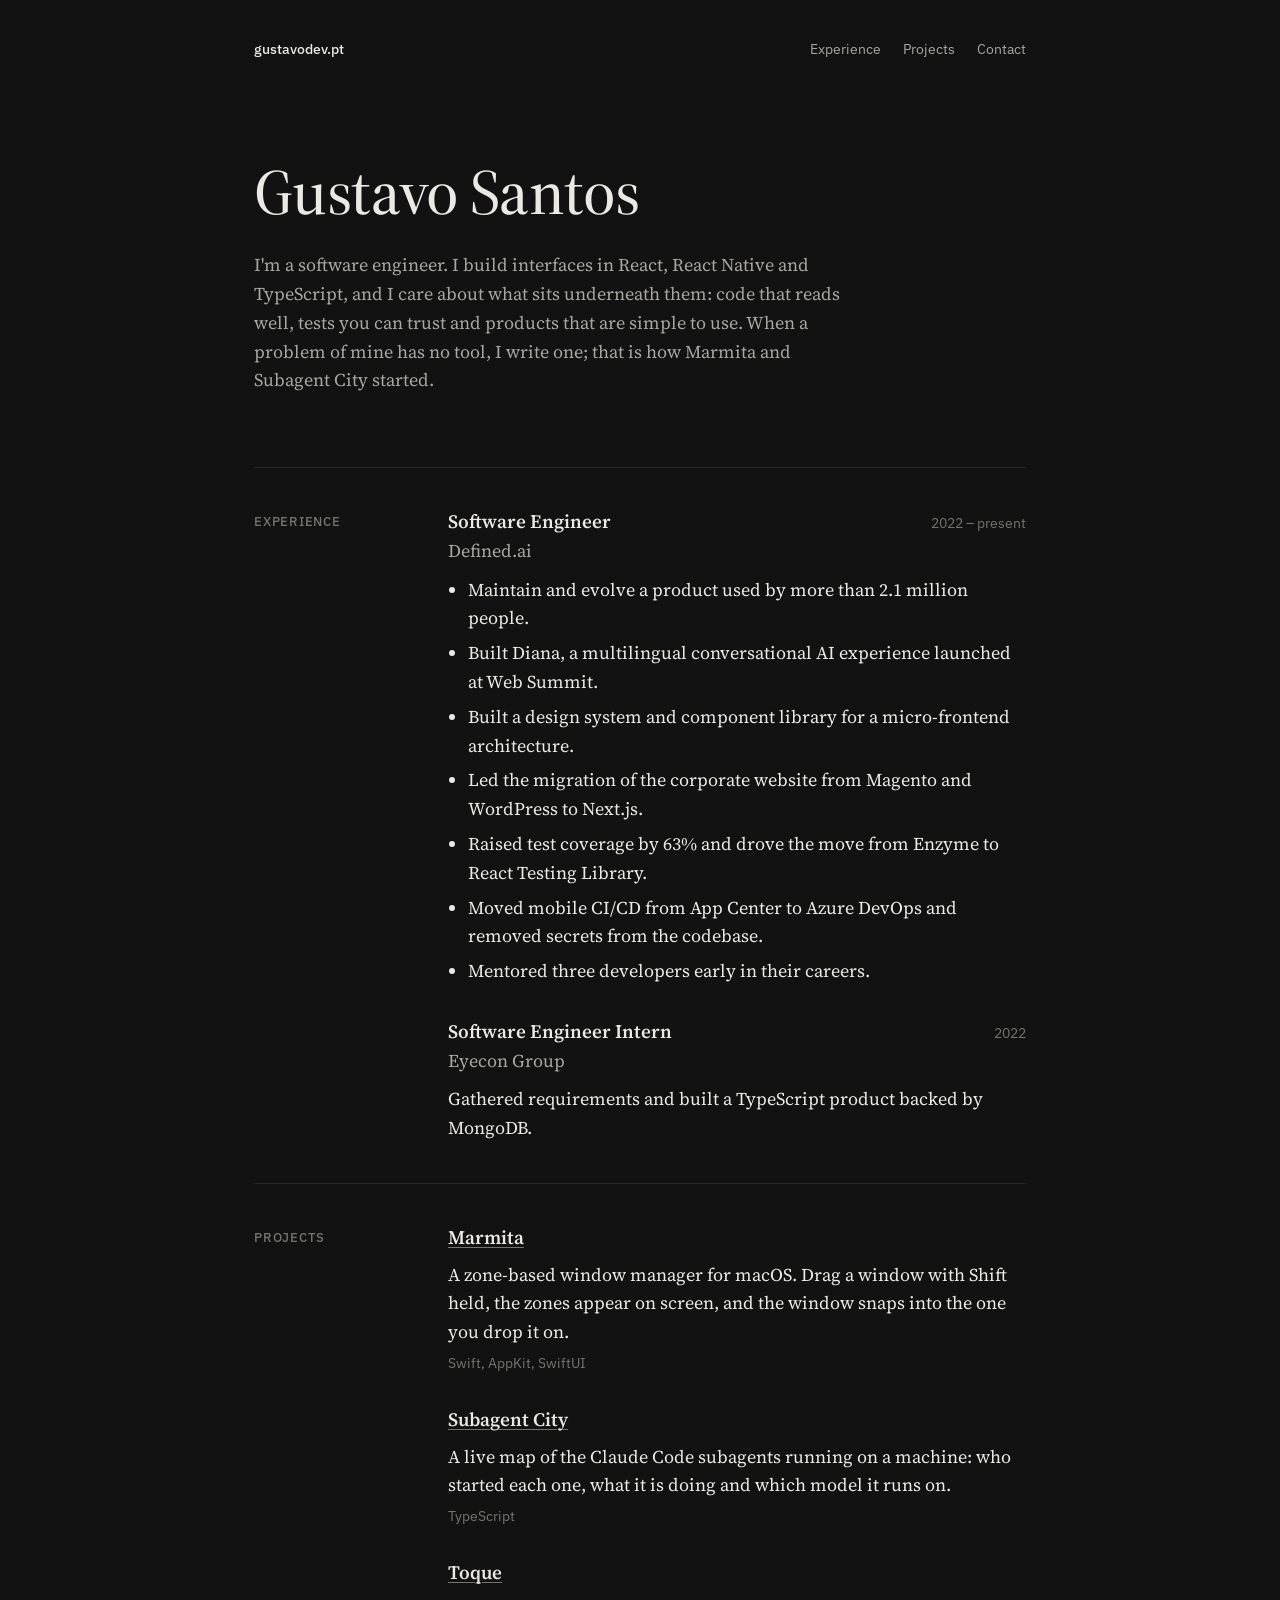
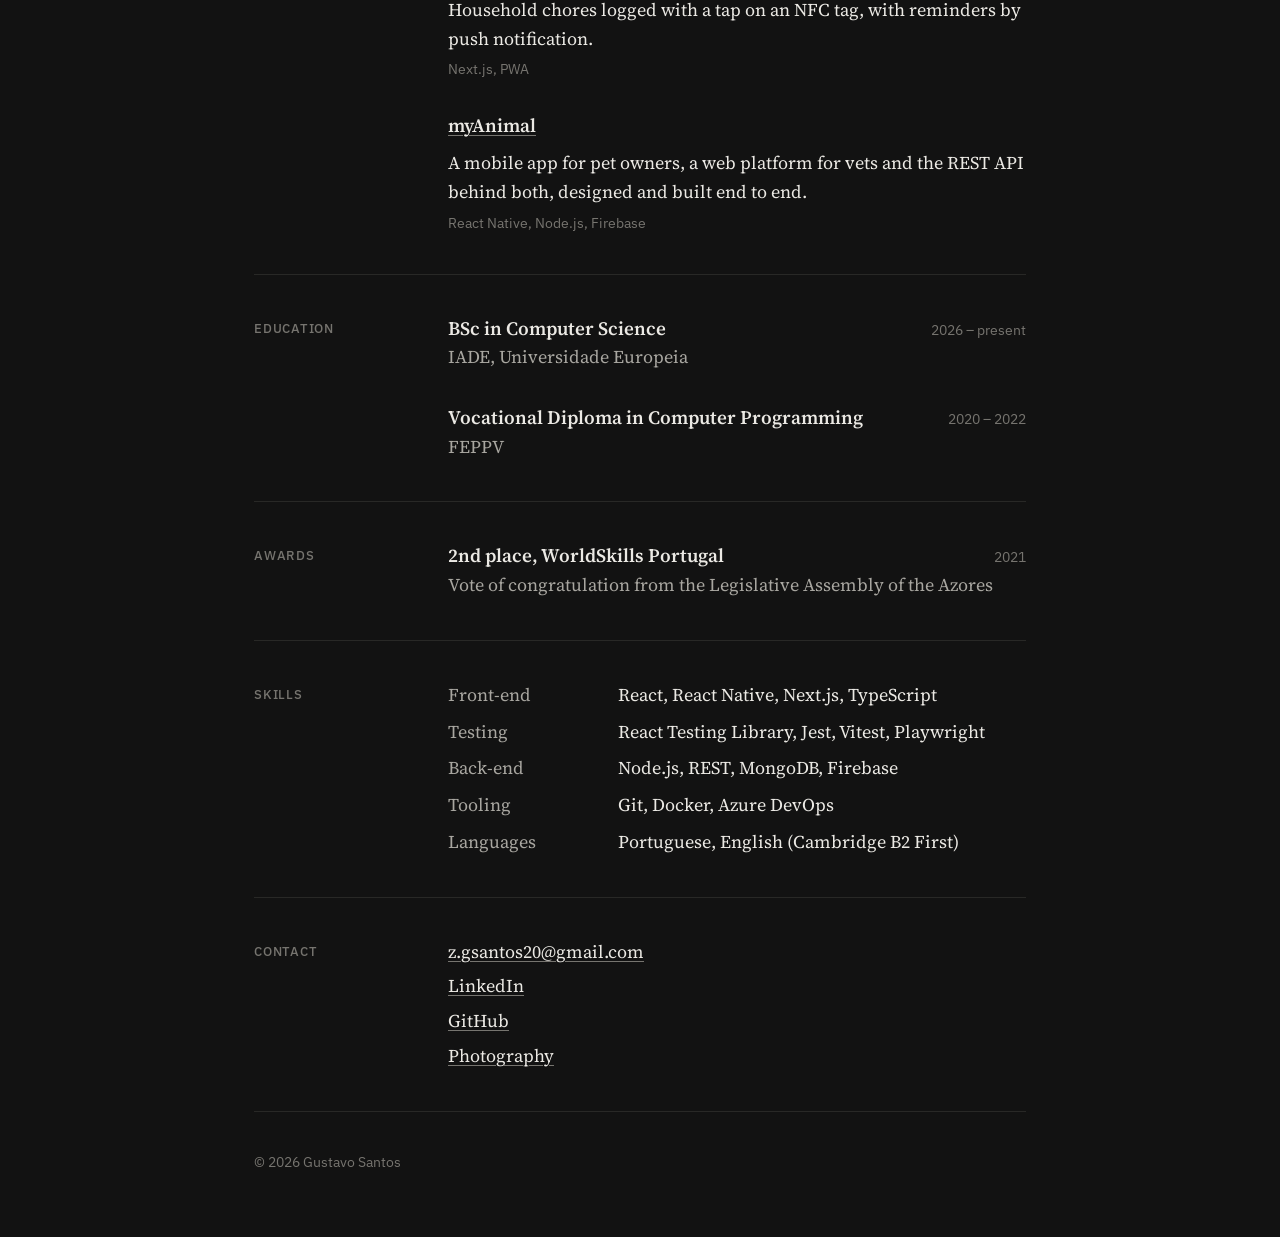
<file: index.html>
<!doctype html>
<html lang="en">
<head>
  <meta charset="utf-8">
  <meta name="viewport" content="width=device-width, initial-scale=1">
  <title>Gustavo Santos</title>
  <meta name="description" content="Gustavo Santos, software engineer. Interfaces in React, React Native and TypeScript.">
  <meta name="theme-color" content="#121212">
  <meta property="og:title" content="Gustavo Santos">
  <meta property="og:description" content="Software engineer. Interfaces in React, React Native and TypeScript.">
  <meta property="og:url" content="https://gustavodev.pt">
  <link rel="icon" href="/assets/favicon.svg" type="image/svg+xml">
  <link rel="preconnect" href="https://fonts.googleapis.com">
  <link rel="preconnect" href="https://fonts.gstatic.com" crossorigin>
  <link href="https://fonts.googleapis.com/css2?family=IBM+Plex+Mono&family=IBM+Plex+Sans:wght@400;500&family=Source+Serif+4:opsz,wght@8..60,400;8..60,500;8..60,600&display=swap" rel="stylesheet">
  <link rel="stylesheet" href="/assets/style.css">
</head>
<body>
  <div class="page">
    <header class="masthead">
      <a class="name" href="/">gustavodev.pt</a>
      <nav>
        <a href="#experience">Experience</a>
        <a href="#projects">Projects</a>
        <a href="#contact">Contact</a>
      </nav>
    </header>

    <section class="intro">
      <h1>Gustavo Santos</h1>
      <p>
        I'm a software engineer. I build interfaces in React, React Native and TypeScript, and I
        care about what sits underneath them: code that reads well, tests you can trust and
        products that are simple to use. When a problem of mine has no tool, I write one; that is
        how Marmita and Subagent City started.
      </p>
    </section>

    <section class="section" id="experience">
      <h2>Experience</h2>
      <div>
        <article class="item">
          <div class="item-head">
            <h3>Software Engineer</h3>
            <span class="date">2022 – present</span>
          </div>
          <p class="org">Defined.ai</p>
          <ul>
            <li>Maintain and evolve a product used by more than 2.1 million people.</li>
            <li>Built Diana, a multilingual conversational AI experience launched at Web Summit.</li>
            <li>Built a design system and component library for a micro-frontend architecture.</li>
            <li>Led the migration of the corporate website from Magento and WordPress to Next.js.</li>
            <li>Raised test coverage by 63% and drove the move from Enzyme to React Testing Library.</li>
            <li>Moved mobile CI/CD from App Center to Azure DevOps and removed secrets from the codebase.</li>
            <li>Mentored three developers early in their careers.</li>
          </ul>
        </article>
        <article class="item">
          <div class="item-head">
            <h3>Software Engineer Intern</h3>
            <span class="date">2022</span>
          </div>
          <p class="org">Eyecon Group</p>
          <p>Gathered requirements and built a TypeScript product backed by MongoDB.</p>
        </article>
      </div>
    </section>

    <section class="section" id="projects">
      <h2>Projects</h2>
      <div>
        <article class="item">
          <h3><a href="https://marmita.gustavodev.pt">Marmita</a></h3>
          <p>A zone-based window manager for macOS. Drag a window with Shift held, the zones appear on screen, and the window snaps into the one you drop it on.</p>
          <div class="stack">Swift, AppKit, SwiftUI</div>
        </article>
        <article class="item">
          <h3><a href="/subagent-city">Subagent City</a></h3>
          <p>A live map of the Claude Code subagents running on a machine: who started each one, what it is doing and which model it runs on.</p>
          <div class="stack">TypeScript</div>
        </article>
        <article class="item">
          <h3><a href="/toque">Toque</a></h3>
          <p>Household chores logged with a tap on an NFC tag, with reminders by push notification.</p>
          <div class="stack">Next.js, PWA</div>
        </article>
        <article class="item">
          <h3><a href="/myanimal">myAnimal</a></h3>
          <p>A mobile app for pet owners, a web platform for vets and the REST API behind both, designed and built end to end.</p>
          <div class="stack">React Native, Node.js, Firebase</div>
        </article>
      </div>
    </section>

    <section class="section">
      <h2>Education</h2>
      <div>
        <article class="item">
          <div class="item-head">
            <h3>BSc in Computer Science</h3>
            <span class="date">2026 – present</span>
          </div>
          <p class="org">IADE, Universidade Europeia</p>
        </article>
        <article class="item">
          <div class="item-head">
            <h3>Vocational Diploma in Computer Programming</h3>
            <span class="date">2020 – 2022</span>
          </div>
          <p class="org">FEPPV</p>
        </article>
      </div>
    </section>

    <section class="section">
      <h2>Awards</h2>
      <div>
        <article class="item">
          <div class="item-head">
            <h3>2nd place, WorldSkills Portugal</h3>
            <span class="date">2021</span>
          </div>
          <p class="org">Vote of congratulation from the Legislative Assembly of the Azores</p>
        </article>
      </div>
    </section>

    <section class="section">
      <h2>Skills</h2>
      <dl class="facts">
        <dt>Front-end</dt><dd>React, React Native, Next.js, TypeScript</dd>
        <dt>Testing</dt><dd>React Testing Library, Jest, Vitest, Playwright</dd>
        <dt>Back-end</dt><dd>Node.js, REST, MongoDB, Firebase</dd>
        <dt>Tooling</dt><dd>Git, Docker, Azure DevOps</dd>
        <dt>Languages</dt><dd>Portuguese, English (Cambridge B2 First)</dd>
      </dl>
    </section>

    <section class="section" id="contact">
      <h2>Contact</h2>
      <ul class="plain">
        <li><a href="mailto:z.gsantos20@gmail.com">z.gsantos20@gmail.com</a></li>
        <li><a href="https://www.linkedin.com/in/expgustavo/">LinkedIn</a></li>
        <li><a href="https://github.com/gustavos00">GitHub</a></li>
        <li><a href="https://photography.gustavodev.pt">Photography</a></li>
      </ul>
    </section>

    <footer class="colophon">© 2026 Gustavo Santos</footer>
  </div>
</body>
</html>
</file>
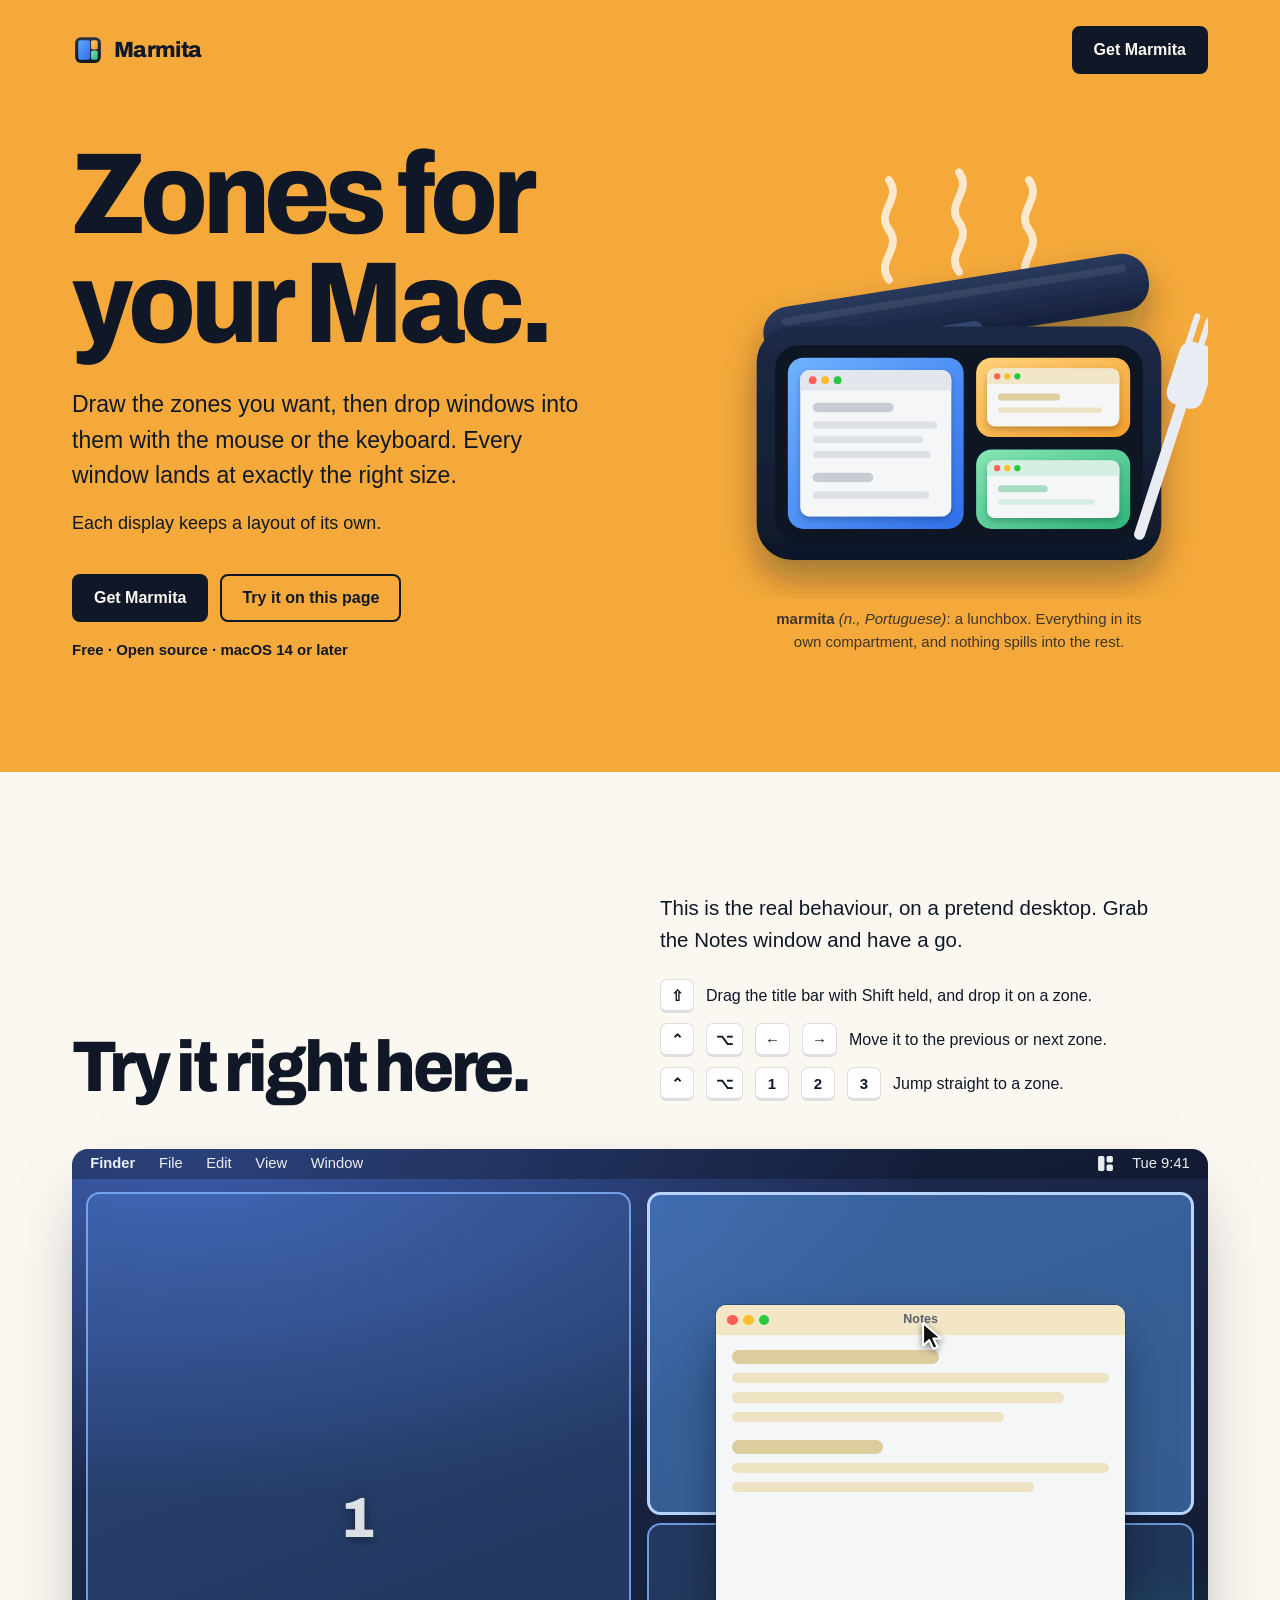
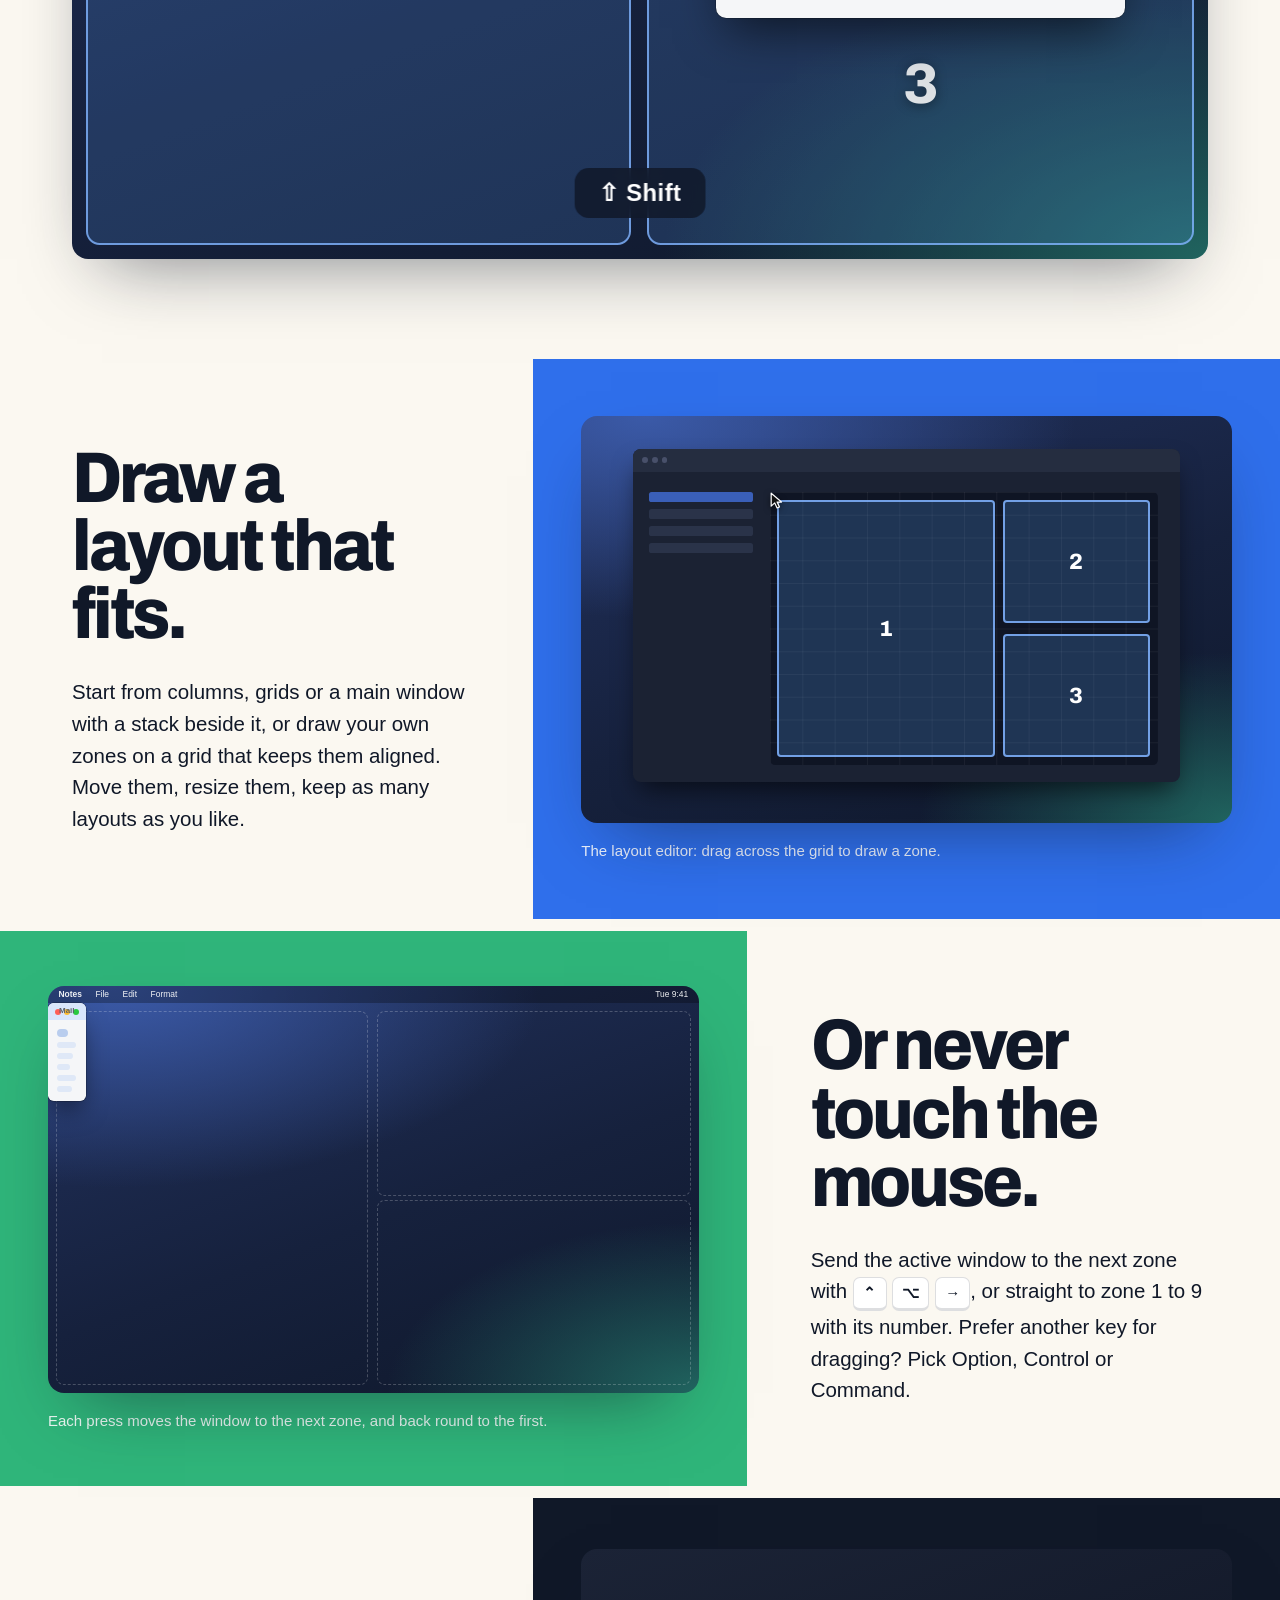
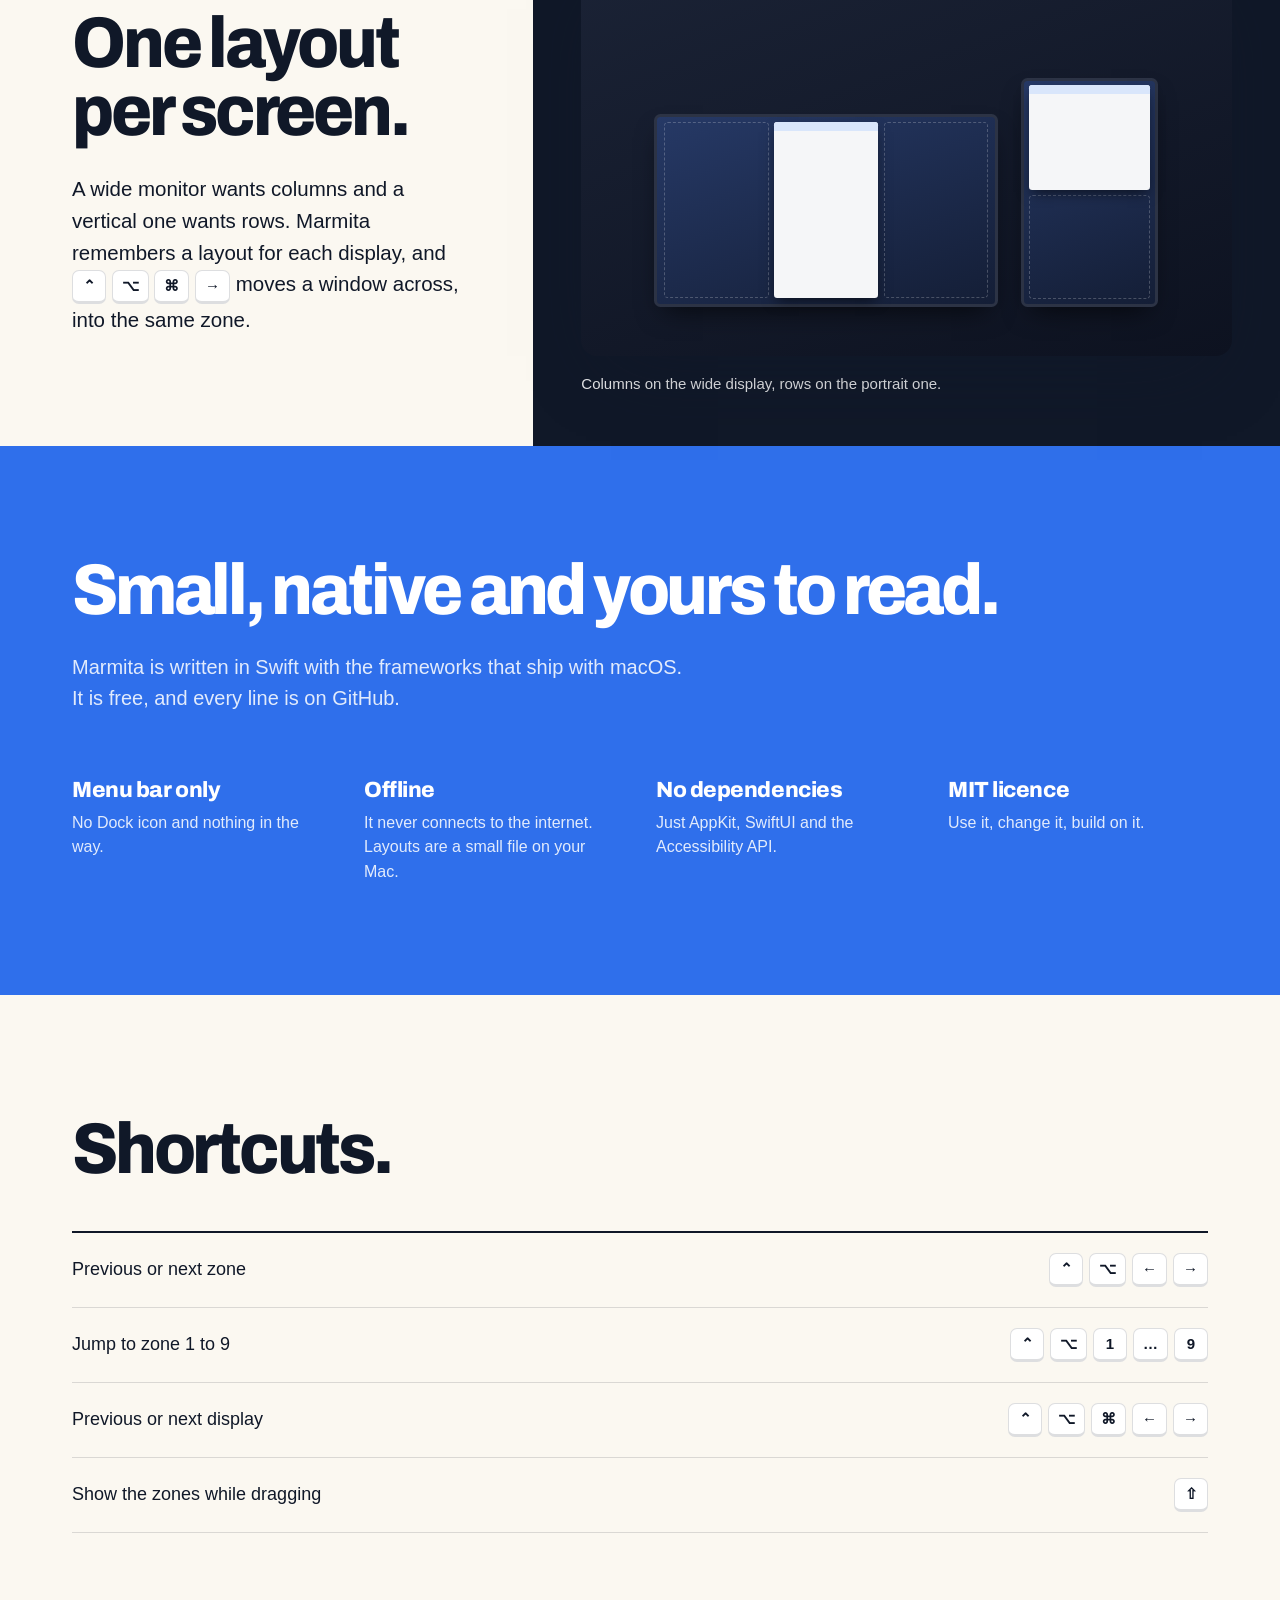
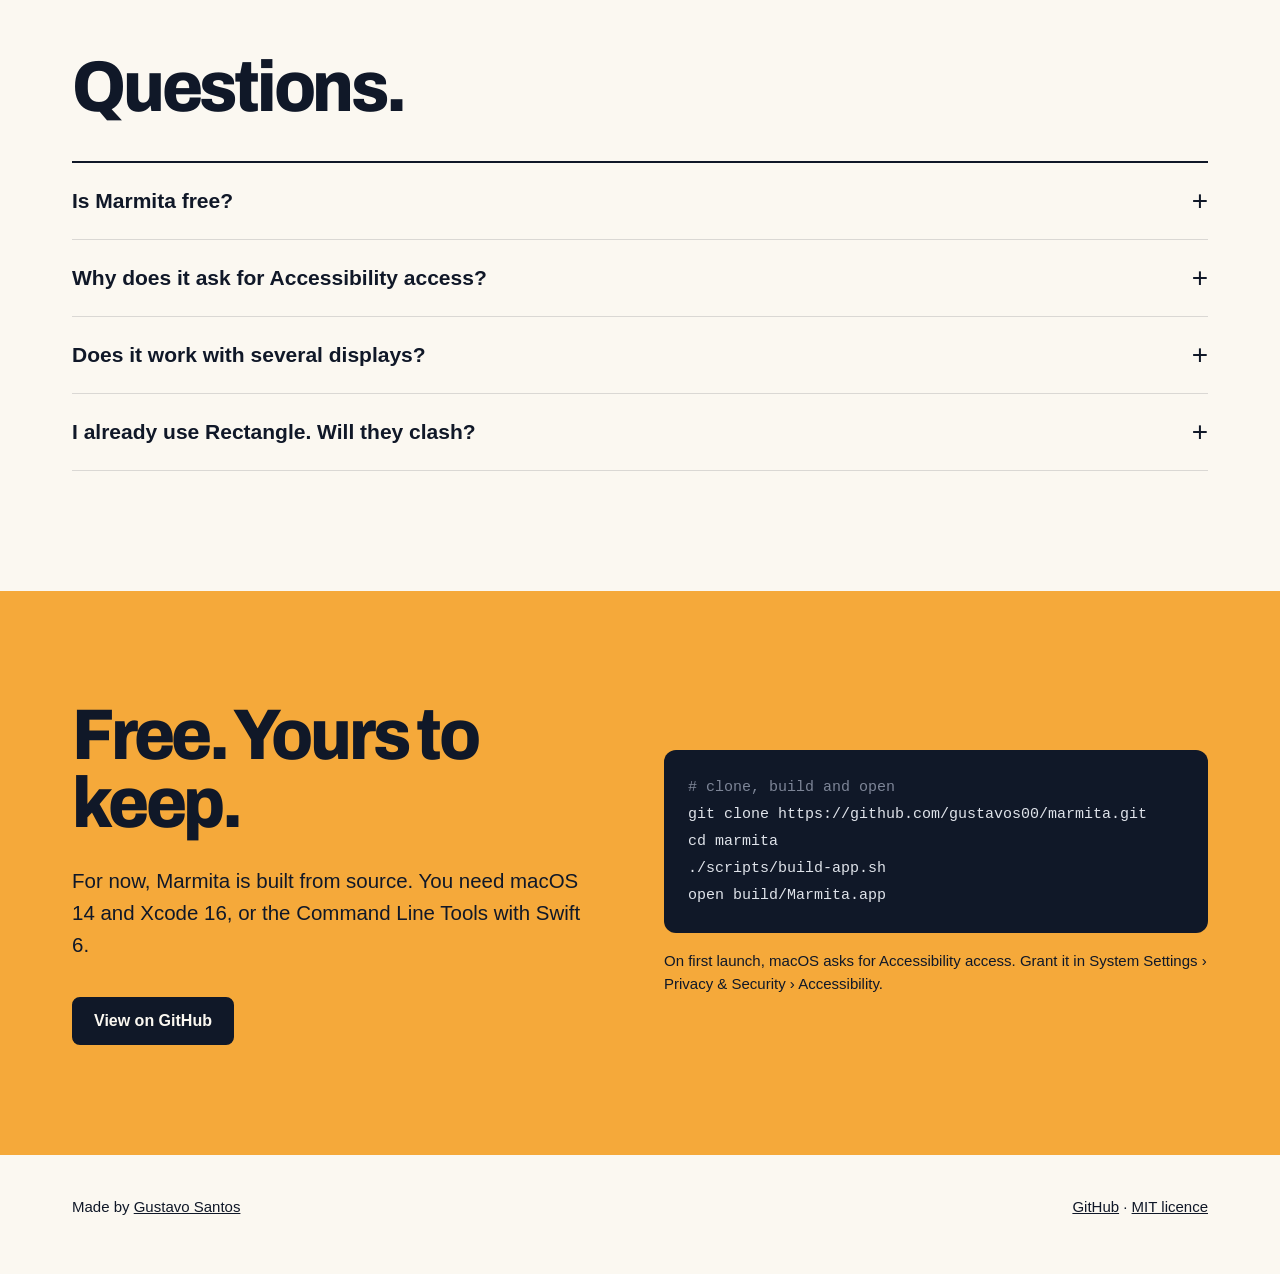
<file: marmita/index.html>
<!doctype html>
<html lang="en">
<head>
  <meta charset="utf-8">
  <meta name="viewport" content="width=device-width, initial-scale=1">
  <title>Marmita · Zones for your Mac</title>
  <meta name="description" content="Marmita is a free, open-source window manager for macOS. Draw the zones you want, then drop windows into them with the mouse or the keyboard.">
  <meta property="og:title" content="Marmita · Zones for your Mac">
  <meta property="og:description" content="Draw the zones you want, then drop windows into them with the mouse or the keyboard. Free and open source.">
  <meta property="og:url" content="https://marmita.gustavodev.pt">
  <meta name="theme-color" content="#f5a93a">
  <link rel="icon" href="/assets/marmita-icon.svg" type="image/svg+xml">
  <link rel="preconnect" href="https://fonts.googleapis.com">
  <link rel="preconnect" href="https://fonts.gstatic.com" crossorigin>
  <link href="https://fonts.googleapis.com/css2?family=Archivo:wdth,wght@75..125,700..900&display=swap" rel="stylesheet">
  <link rel="stylesheet" href="/assets/marmita.css">
</head>
<body>
  <header class="hero">
    <div class="wrap">
      <div class="topbar">
        <a class="logo" href="/"><img src="/assets/marmita-icon.svg" alt="">Marmita</a>
        <a class="btn btn-solid" href="#get">Get Marmita</a>
      </div>
      <div class="hero-grid">
        <div>
          <h1>Zones for your Mac.</h1>
          <p class="lede">Draw the zones you want, then drop windows into them with the mouse or the keyboard. Every window lands at exactly the right size.</p>
          <p class="lede">Each display keeps a layout of its own.</p>
          <div class="cta">
            <a class="btn btn-solid" href="#get">Get Marmita</a>
            <a class="btn btn-line" href="#try">Try it on this page</a>
          </div>
          <p class="fine">Free · Open source · macOS 14 or later</p>
        </div>
        <figure class="hero-art">
          <img src="/assets/marmita-lunchbox.svg" alt="An open, steaming lunchbox with an app window packed neatly into each compartment" width="640" height="560">
          <figcaption><strong>marmita</strong> <em>(n., Portuguese)</em>: a lunchbox. Everything in its own compartment, and nothing spills into the rest.</figcaption>
        </figure>
      </div>
    </div>
  </header>

  <section class="try" id="try">
    <div class="wrap">
      <div class="try-head">
        <h2>Try it right here.</h2>
        <div>
          <p class="lede">This is the real behaviour, on a pretend desktop. Grab the Notes window and have a go.</p>
          <div class="how" style="margin-top:24px">
            <div><kbd>⇧</kbd> Drag the title bar with Shift held, and drop it on a zone.</div>
            <div class="desk-only"><kbd>⌃</kbd><kbd>⌥</kbd><kbd>←</kbd><kbd>→</kbd> Move it to the previous or next zone.</div>
            <div class="desk-only"><kbd>⌃</kbd><kbd>⌥</kbd><kbd>1</kbd><kbd>2</kbd><kbd>3</kbd> Jump straight to a zone.</div>
          </div>
        </div>
      </div>

      <div class="scene" data-stage aria-label="Interactive demo: drag the Notes window with Shift held, or use Control Option arrows, to snap it into a zone">
        <div class="menubar">
          <div class="left"><b>Finder</b><span>File</span><span>Edit</span><span>View</span><span>Window</span></div>
          <div class="right">
            <svg viewBox="0 0 16 16" aria-hidden="true"><rect x="1" y="1" width="6" height="14" rx="1.5" fill="currentColor"/><rect x="9" y="1" width="6" height="6" rx="1.5" fill="currentColor"/><rect x="9" y="9" width="6" height="6" rx="1.5" fill="currentColor"/></svg>
            <span>Tue 9:41</span>
          </div>
        </div>
        <div class="desk">
          <div class="zone" data-x="1.2" data-y="2" data-w="48" data-h="96">1</div>
          <div class="zone" data-x="50.6" data-y="2" data-w="48.2" data-h="47.4">2</div>
          <div class="zone" data-x="50.6" data-y="50.6" data-w="48.2" data-h="47.4">3</div>
          <div class="win warm" data-win="notes">
            <div class="bar"><i></i><i></i><i></i><span>Notes</span></div>
            <div class="body"><b class="h"></b><b></b><b style="width:88%"></b><b style="width:72%"></b><b class="h" style="width:40%;margin-top:0.8cqw"></b><b></b><b style="width:80%"></b></div>
          </div>
          <svg class="cursor" viewBox="0 0 22 30" aria-hidden="true"><path d="M2 2 L2 24 L8 18.5 L12 27 L16 25.2 L12 17 L19.5 17 Z" fill="#111" stroke="#fff" stroke-width="2" stroke-linejoin="round"/></svg>
        </div>
        <div class="keycap" aria-hidden="true">⇧ Shift</div>
      </div>
      <div class="pad" aria-label="Move the Notes window">
        <button type="button" data-step="-1" aria-label="Previous zone">←</button>
        <button type="button" data-zone="0">1</button>
        <button type="button" data-zone="1">2</button>
        <button type="button" data-zone="2">3</button>
        <button type="button" data-step="1" aria-label="Next zone">→</button>
      </div>
    </div>
  </section>

  <section class="split">
    <div class="copy">
      <h2>Draw a layout that fits.</h2>
      <p class="lede">Start from columns, grids or a main window with a stack beside it, or draw your own zones on a grid that keeps them aligned. Move them, resize them, keep as many layouts as you like.</p>
    </div>
    <div class="panel bg-blue">
      <div class="scene" aria-hidden="true">
        <div class="editor">
          <div class="bar"><i></i><i></i><i></i></div>
          <div class="side"><b></b><b></b><b></b><b></b></div>
          <div class="canvas">
            <div class="draw d1">1</div>
            <div class="draw d2">2</div>
            <div class="draw d3">3</div>
            <svg class="draw-cursor" viewBox="0 0 22 30"><path d="M2 2 L2 24 L8 18.5 L12 27 L16 25.2 L12 17 L19.5 17 Z" fill="#111" stroke="#fff" stroke-width="2" stroke-linejoin="round"/></svg>
          </div>
        </div>
      </div>
      <p class="caption">The layout editor: drag across the grid to draw a zone.</p>
    </div>
  </section>

  <section class="split flip">
    <div class="copy">
      <h2>Or never touch the mouse.</h2>
      <p class="lede">Send the active window to the next zone with <kbd>⌃</kbd> <kbd>⌥</kbd> <kbd>→</kbd>, or straight to zone 1 to 9 with its number. Prefer another key for dragging? Pick Option, Control or Command.</p>
    </div>
    <div class="panel bg-green">
      <div class="scene" aria-hidden="true">
        <div class="menubar"><div class="left"><b>Notes</b><span>File</span><span>Edit</span><span>Format</span></div><div class="right"><span>Tue 9:41</span></div></div>
        <div class="desk">
          <div class="ghost-zone" style="left:1.2%;top:2%;width:48%;height:96%"></div>
          <div class="ghost-zone" style="left:50.6%;top:2%;width:48.2%;height:47.4%"></div>
          <div class="ghost-zone" style="left:50.6%;top:50.6%;width:48.2%;height:47.4%"></div>
          <div class="win cool kb-win">
            <div class="bar"><i></i><i></i><i></i><span>Mail</span></div>
            <div class="body"><b class="h"></b><b></b><b style="width:84%"></b><b style="width:66%"></b><b></b><b style="width:76%"></b></div>
          </div>
        </div>
        <div class="keycap kb-cap">⌃ ⌥ →</div>
      </div>
      <p class="caption">Each press moves the window to the next zone, and back round to the first.</p>
    </div>
  </section>

  <section class="split">
    <div class="copy">
      <h2>One layout per screen.</h2>
      <p class="lede">A wide monitor wants columns and a vertical one wants rows. Marmita remembers a layout for each display, and <kbd>⌃</kbd> <kbd>⌥</kbd> <kbd>⌘</kbd> <kbd>→</kbd> moves a window across, into the same zone.</p>
    </div>
    <div class="panel bg-navy">
      <div class="scene" aria-hidden="true" style="background:linear-gradient(160deg,#1b2336,#0d1220)">
        <div class="displays">
          <div class="display wide">
            <div class="ghost-zone" style="left:2%;top:3%;width:31%;height:94%"></div>
            <div class="ghost-zone" style="left:34.5%;top:3%;width:31%;height:94%"></div>
            <div class="ghost-zone" style="left:67%;top:3%;width:31%;height:94%"></div>
            <div class="dsp-win from" style="left:34.5%;top:3%;width:31%;height:94%"></div>
          </div>
          <div class="display tall">
            <div class="ghost-zone" style="left:4%;top:2%;width:92%;height:47%"></div>
            <div class="ghost-zone" style="left:4%;top:51%;width:92%;height:47%"></div>
            <div class="dsp-win to" style="left:4%;top:2%;width:92%;height:47%"></div>
          </div>
        </div>
        <div class="keycap dsp-cap">⌃ ⌥ ⌘ →</div>
      </div>
      <p class="caption">Columns on the wide display, rows on the portrait one.</p>
    </div>
  </section>

  <section class="band">
    <div class="wrap">
      <h2>Small, native and yours to read.</h2>
      <p>Marmita is written in Swift with the frameworks that ship with macOS. It is free, and every line is on GitHub.</p>
      <div class="pillars">
        <div><h3>Menu bar only</h3><p>No Dock icon and nothing in the way.</p></div>
        <div><h3>Offline</h3><p>It never connects to the internet. Layouts are a small file on your Mac.</p></div>
        <div><h3>No dependencies</h3><p>Just AppKit, SwiftUI and the Accessibility API.</p></div>
        <div><h3>MIT licence</h3><p>Use it, change it, build on it.</p></div>
      </div>
    </div>
  </section>

  <section class="plain-section" id="shortcuts">
    <div class="wrap">
      <h2>Shortcuts.</h2>
      <div class="table">
        <div class="row"><span>Previous or next zone</span><span class="combo"><kbd>⌃</kbd><kbd>⌥</kbd><kbd>←</kbd><kbd>→</kbd></span></div>
        <div class="row"><span>Jump to zone 1 to 9</span><span class="combo"><kbd>⌃</kbd><kbd>⌥</kbd><kbd>1</kbd><kbd>…</kbd><kbd>9</kbd></span></div>
        <div class="row"><span>Previous or next display</span><span class="combo"><kbd>⌃</kbd><kbd>⌥</kbd><kbd>⌘</kbd><kbd>←</kbd><kbd>→</kbd></span></div>
        <div class="row"><span>Show the zones while dragging</span><span class="combo"><kbd>⇧</kbd></span></div>
      </div>
    </div>
  </section>

  <section class="plain-section" id="faq">
    <div class="wrap">
      <h2>Questions.</h2>
      <div class="faq">
        <details>
          <summary>Is Marmita free?</summary>
          <p>Yes. It is free and open source under the MIT licence.</p>
        </details>
        <details>
          <summary>Why does it ask for Accessibility access?</summary>
          <p>macOS only lets an app move and resize other apps' windows through the Accessibility API, so Marmita needs that permission to do its job. It uses it for nothing else, and it never connects to the internet.</p>
        </details>
        <details>
          <summary>Does it work with several displays?</summary>
          <p>Yes. Each display keeps its own layout, the zones of every screen appear while you drag, and a shortcut moves the active window to the next display.</p>
        </details>
        <details>
          <summary>I already use Rectangle. Will they clash?</summary>
          <p>Both use Control and Option with the arrow keys by default, so keep only one of them active for those shortcuts.</p>
        </details>
      </div>
    </div>
  </section>

  <section class="final" id="get">
    <div class="wrap final-grid">
      <div>
        <h2>Free. Yours to keep.</h2>
        <p class="lede">For now, Marmita is built from source. You need macOS 14 and Xcode 16, or the Command Line Tools with Swift 6.</p>
        <div class="cta"><a class="btn btn-solid" href="https://github.com/gustavos00/marmita">View on GitHub</a></div>
      </div>
      <div>
<pre><span class="c"># clone, build and open</span>
git clone https://github.com/gustavos00/marmita.git
cd marmita
./scripts/build-app.sh
open build/Marmita.app</pre>
        <p class="note">On first launch, macOS asks for Accessibility access. Grant it in System Settings › Privacy &amp; Security › Accessibility.</p>
      </div>
    </div>
  </section>

  <footer>
    <div class="wrap">
      <span>Made by <a href="https://gustavodev.pt">Gustavo Santos</a></span>
      <span><a href="https://github.com/gustavos00/marmita">GitHub</a> · <a href="https://github.com/gustavos00/marmita/blob/main/LICENSE">MIT licence</a></span>
    </div>
  </footer>

  <script src="/assets/marmita-demo.js" defer></script>
</body>
</html>
</file>
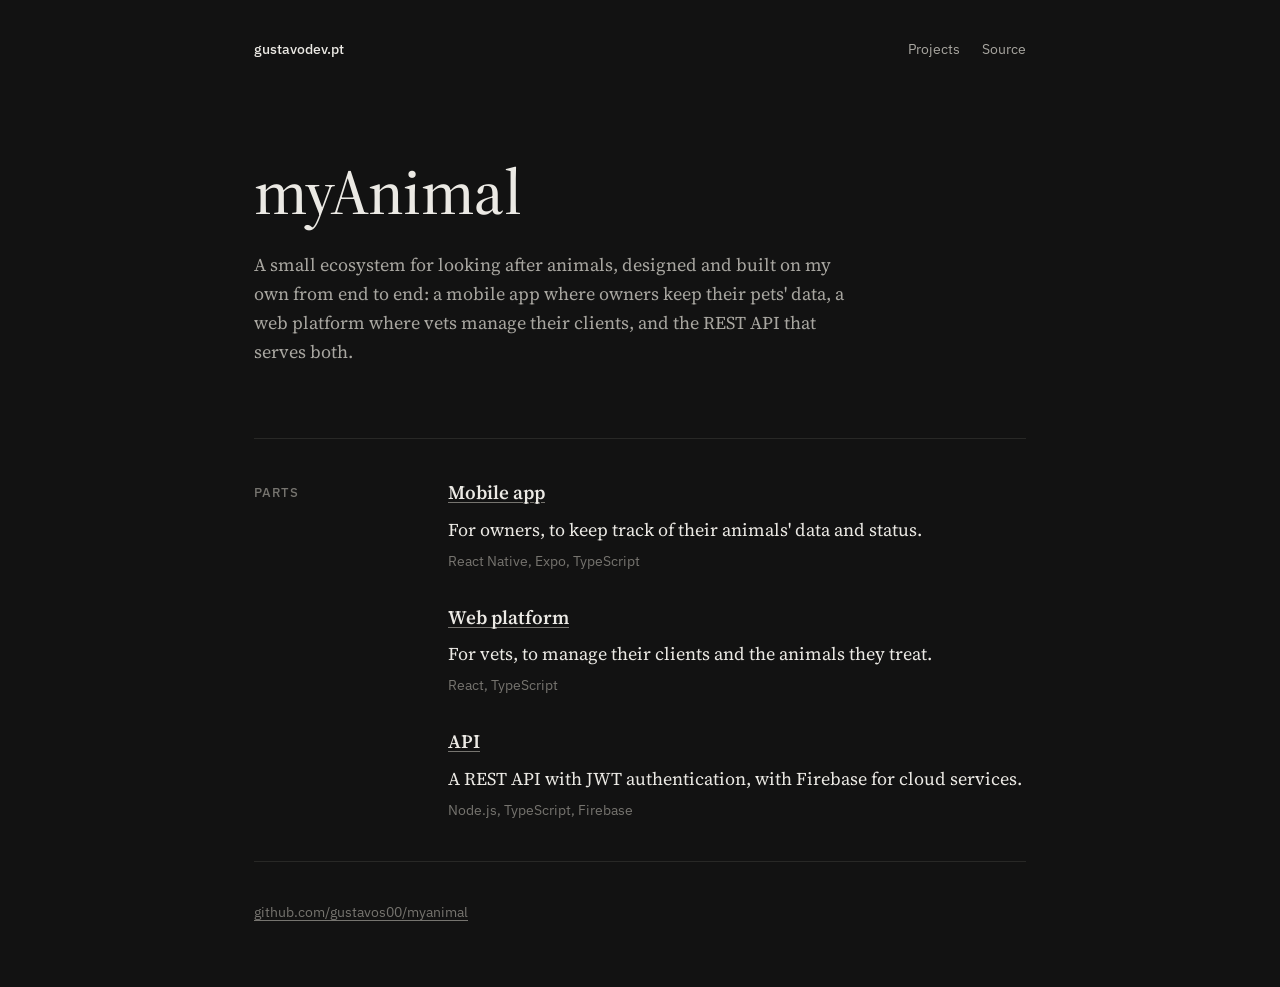
<file: myanimal/index.html>
<!doctype html>
<html lang="en">
<head>
  <meta charset="utf-8">
  <meta name="viewport" content="width=device-width, initial-scale=1">
  <title>myAnimal · Gustavo Santos</title>
  <meta name="description" content="A mobile app for pet owners, a web platform for vets and the API behind both.">
  <meta property="og:title" content="myAnimal">
  <meta property="og:description" content="A mobile app for pet owners, a web platform for vets and the API behind both.">
  <meta property="og:url" content="https://gustavodev.pt/myanimal">
  <meta name="theme-color" content="#121212">
  <link rel="icon" href="/assets/favicon.svg" type="image/svg+xml">
  <link rel="preconnect" href="https://fonts.googleapis.com">
  <link rel="preconnect" href="https://fonts.gstatic.com" crossorigin>
  <link href="https://fonts.googleapis.com/css2?family=IBM+Plex+Mono&family=IBM+Plex+Sans:wght@400;500&family=Source+Serif+4:opsz,wght@8..60,400;8..60,500;8..60,600&display=swap" rel="stylesheet">
  <link rel="stylesheet" href="/assets/style.css">
</head>
<body>
  <div class="page">
    <header class="masthead">
      <a class="name" href="/">gustavodev.pt</a>
      <nav>
        <a href="/#projects">Projects</a>
        <a href="https://github.com/gustavos00/myanimal">Source</a>
      </nav>
    </header>

    <section class="intro">
      <h1>myAnimal</h1>
      <p>
        A small ecosystem for looking after animals, designed and built on my own from end to end:
        a mobile app where owners keep their pets' data, a web platform where vets manage their
        clients, and the REST API that serves both.
      </p>
    </section>

    <section class="section">
      <h2>Parts</h2>
      <div>
        <article class="item">
          <h3><a href="https://github.com/gustavos00/myanimal">Mobile app</a></h3>
          <p>For owners, to keep track of their animals' data and status.</p>
          <div class="stack">React Native, Expo, TypeScript</div>
        </article>
        <article class="item">
          <h3><a href="https://github.com/gustavos00/myanimalweb">Web platform</a></h3>
          <p>For vets, to manage their clients and the animals they treat.</p>
          <div class="stack">React, TypeScript</div>
        </article>
        <article class="item">
          <h3><a href="https://github.com/gustavos00/myanimalapi">API</a></h3>
          <p>A REST API with JWT authentication, with Firebase for cloud services.</p>
          <div class="stack">Node.js, TypeScript, Firebase</div>
        </article>
      </div>
    </section>

    <footer class="colophon"><a href="https://github.com/gustavos00/myanimal">github.com/gustavos00/myanimal</a></footer>
  </div>
</body>
</html>
</file>
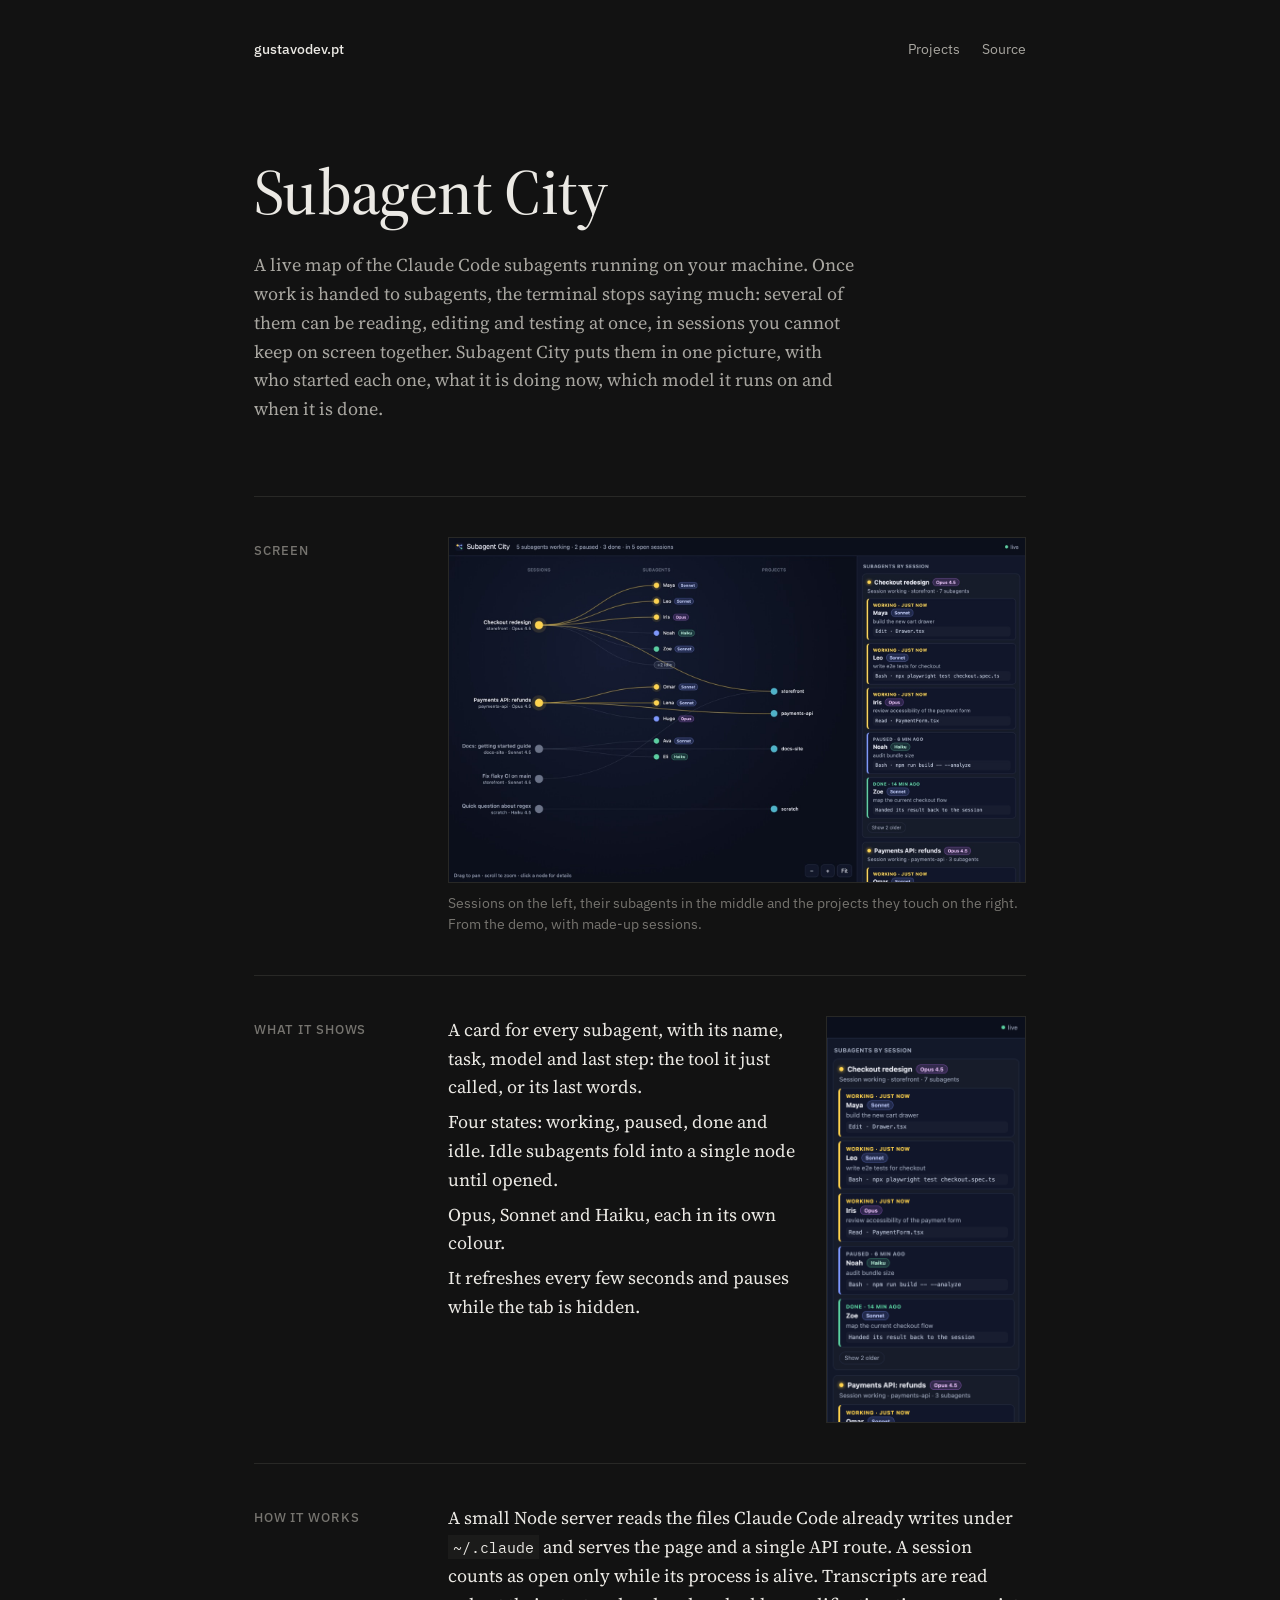
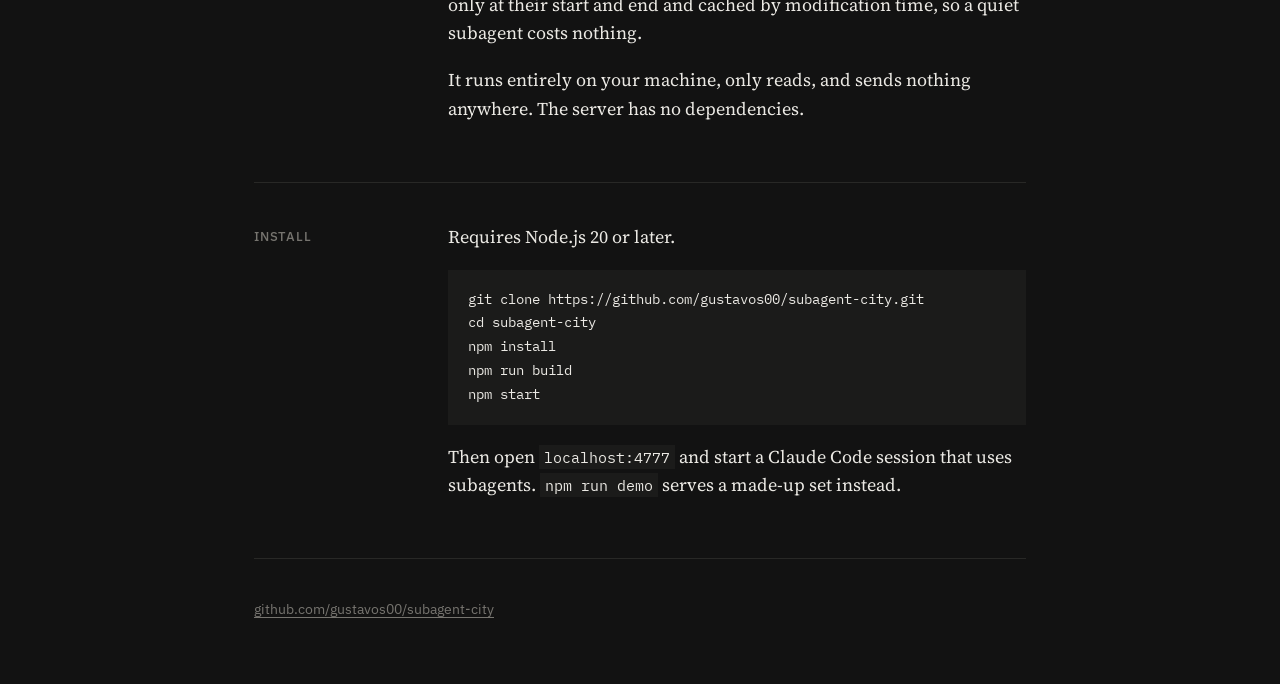
<file: subagent-city/index.html>
<!doctype html>
<html lang="en">
<head>
  <meta charset="utf-8">
  <meta name="viewport" content="width=device-width, initial-scale=1">
  <title>Subagent City · Gustavo Santos</title>
  <meta name="description" content="A live map of the Claude Code subagents running on your machine.">
  <meta property="og:title" content="Subagent City">
  <meta property="og:description" content="A live map of the Claude Code subagents running on your machine.">
  <meta property="og:url" content="https://gustavodev.pt/subagent-city">
  <meta name="theme-color" content="#121212">
  <link rel="icon" href="/assets/favicon.svg" type="image/svg+xml">
  <link rel="preconnect" href="https://fonts.googleapis.com">
  <link rel="preconnect" href="https://fonts.gstatic.com" crossorigin>
  <link href="https://fonts.googleapis.com/css2?family=IBM+Plex+Mono&family=IBM+Plex+Sans:wght@400;500&family=Source+Serif+4:opsz,wght@8..60,400;8..60,500;8..60,600&display=swap" rel="stylesheet">
  <link rel="stylesheet" href="/assets/style.css">
</head>
<body>
  <div class="page">
    <header class="masthead">
      <a class="name" href="/">gustavodev.pt</a>
      <nav>
        <a href="/#projects">Projects</a>
        <a href="https://github.com/gustavos00/subagent-city">Source</a>
      </nav>
    </header>

    <section class="intro">
      <h1>Subagent City</h1>
      <p>
        A live map of the Claude Code subagents running on your machine. Once work is handed to
        subagents, the terminal stops saying much: several of them can be reading, editing and
        testing at once, in sessions you cannot keep on screen together. Subagent City puts them
        in one picture, with who started each one, what it is doing now, which model it runs on
        and when it is done.
      </p>
    </section>

    <section class="section">
      <h2>Screen</h2>
      <figure class="figure">
        <img src="/assets/subagent-city-overview.jpg" alt="Open sessions on the left, their subagents in the middle, the projects they work on to the right, and a panel of subagent cards" width="1600" height="955">
        <figcaption>Sessions on the left, their subagents in the middle and the projects they touch on the right. From the demo, with made-up sessions.</figcaption>
      </figure>
    </section>

    <section class="section">
      <h2>What it shows</h2>
      <div class="split">
        <ul class="plain">
          <li>A card for every subagent, with its name, task, model and last step: the tool it just called, or its last words.</li>
          <li>Four states: working, paused, done and idle. Idle subagents fold into a single node until opened.</li>
          <li>Opus, Sonnet and Haiku, each in its own colour.</li>
          <li>It refreshes every few seconds and pauses while the tab is hidden.</li>
        </ul>
        <img src="/assets/subagent-city-panel.png" alt="The panel of subagent cards, grouped by session" width="840" height="1720">
      </div>
    </section>

    <section class="section">
      <h2>How it works</h2>
      <div>
        <p style="margin-top:0">A small Node server reads the files Claude Code already writes under <code>~/.claude</code> and serves the page and a single API route. A session counts as open only while its process is alive. Transcripts are read only at their start and end and cached by modification time, so a quiet subagent costs nothing.</p>
        <p>It runs entirely on your machine, only reads, and sends nothing anywhere. The server has no dependencies.</p>
      </div>
    </section>

    <section class="section">
      <h2>Install</h2>
      <div>
        <p style="margin-top:0">Requires Node.js 20 or later.</p>
<pre>git clone https://github.com/gustavos00/subagent-city.git
cd subagent-city
npm install
npm run build
npm start</pre>
        <p>Then open <code>localhost:4777</code> and start a Claude Code session that uses subagents. <code>npm run demo</code> serves a made-up set instead.</p>
      </div>
    </section>

    <footer class="colophon"><a href="https://github.com/gustavos00/subagent-city">github.com/gustavos00/subagent-city</a></footer>
  </div>
</body>
</html>
</file>
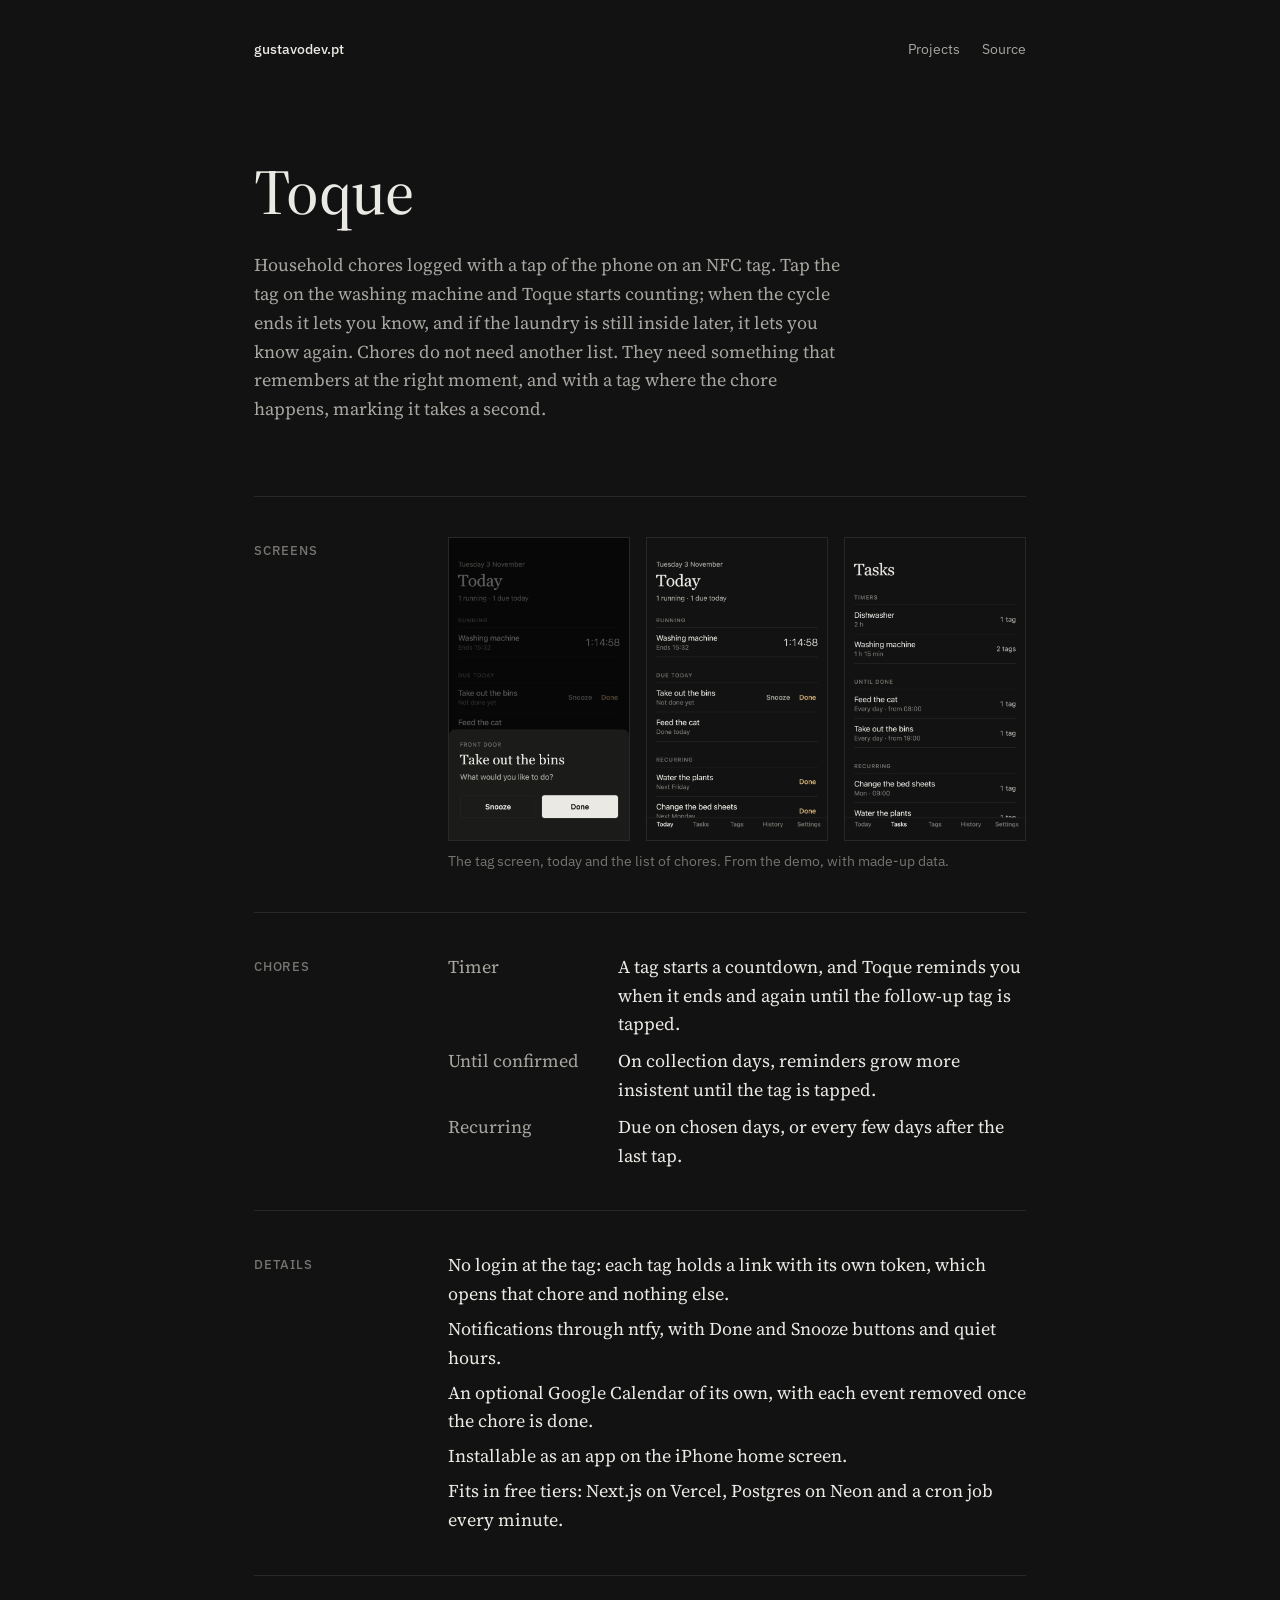
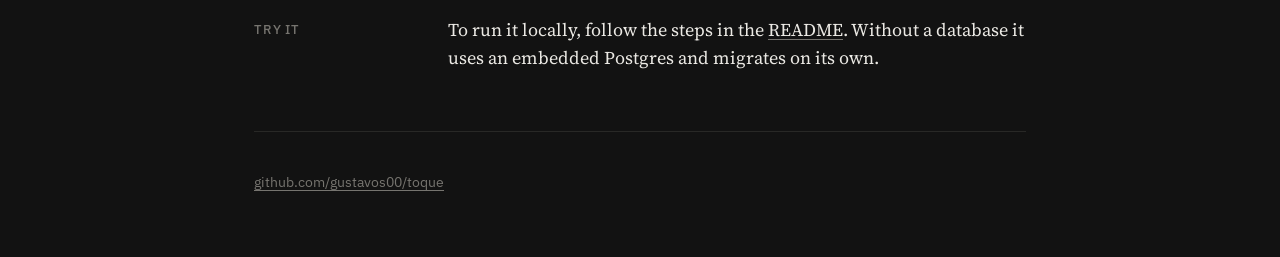
<file: toque/index.html>
<!doctype html>
<html lang="en">
<head>
  <meta charset="utf-8">
  <meta name="viewport" content="width=device-width, initial-scale=1">
  <title>Toque · Gustavo Santos</title>
  <meta name="description" content="Household chores logged with a tap on an NFC tag, with reminders that keep at it.">
  <meta property="og:title" content="Toque">
  <meta property="og:description" content="Household chores logged with a tap on an NFC tag, with reminders that keep at it.">
  <meta property="og:url" content="https://gustavodev.pt/toque">
  <meta name="theme-color" content="#121212">
  <link rel="icon" href="/assets/favicon.svg" type="image/svg+xml">
  <link rel="preconnect" href="https://fonts.googleapis.com">
  <link rel="preconnect" href="https://fonts.gstatic.com" crossorigin>
  <link href="https://fonts.googleapis.com/css2?family=IBM+Plex+Mono&family=IBM+Plex+Sans:wght@400;500&family=Source+Serif+4:opsz,wght@8..60,400;8..60,500;8..60,600&display=swap" rel="stylesheet">
  <link rel="stylesheet" href="/assets/style.css">
</head>
<body>
  <div class="page">
    <header class="masthead">
      <a class="name" href="/">gustavodev.pt</a>
      <nav>
        <a href="/#projects">Projects</a>
        <a href="https://github.com/gustavos00/toque">Source</a>
      </nav>
    </header>

    <section class="intro">
      <h1>Toque</h1>
      <p>
        Household chores logged with a tap of the phone on an NFC tag. Tap the tag on the washing
        machine and Toque starts counting; when the cycle ends it lets you know, and if the laundry
        is still inside later, it lets you know again. Chores do not need another list. They need
        something that remembers at the right moment, and with a tag where the chore happens,
        marking it takes a second.
      </p>
    </section>

    <section class="section">
      <h2>Screens</h2>
      <figure class="figure">
        <div class="shots">
          <img src="/assets/toque-tag.png" alt="The sheet a tag opens: take out the bins, with Snooze and Done" width="1179" height="1977">
          <img src="/assets/toque-today.png" alt="Today: a running timer and the chores due today" width="1179" height="1977">
          <img src="/assets/toque-tasks.png" alt="The list of chores, grouped by type" width="1179" height="1977">
        </div>
        <figcaption>The tag screen, today and the list of chores. From the demo, with made-up data.</figcaption>
      </figure>
    </section>

    <section class="section">
      <h2>Chores</h2>
      <dl class="facts">
        <dt>Timer</dt><dd>A tag starts a countdown, and Toque reminds you when it ends and again until the follow-up tag is tapped.</dd>
        <dt>Until confirmed</dt><dd>On collection days, reminders grow more insistent until the tag is tapped.</dd>
        <dt>Recurring</dt><dd>Due on chosen days, or every few days after the last tap.</dd>
      </dl>
    </section>

    <section class="section">
      <h2>Details</h2>
      <ul class="plain">
        <li>No login at the tag: each tag holds a link with its own token, which opens that chore and nothing else.</li>
        <li>Notifications through ntfy, with Done and Snooze buttons and quiet hours.</li>
        <li>An optional Google Calendar of its own, with each event removed once the chore is done.</li>
        <li>Installable as an app on the iPhone home screen.</li>
        <li>Fits in free tiers: Next.js on Vercel, Postgres on Neon and a cron job every minute.</li>
      </ul>
    </section>

    <section class="section">
      <h2>Try it</h2>
      <div>
        <p style="margin-top:0">To run it locally, follow the steps in the <a href="https://github.com/gustavos00/toque#getting-started">README</a>. Without a database it uses an embedded Postgres and migrates on its own.</p>
      </div>
    </section>

    <footer class="colophon"><a href="https://github.com/gustavos00/toque">github.com/gustavos00/toque</a></footer>
  </div>
</body>
</html>
</file>
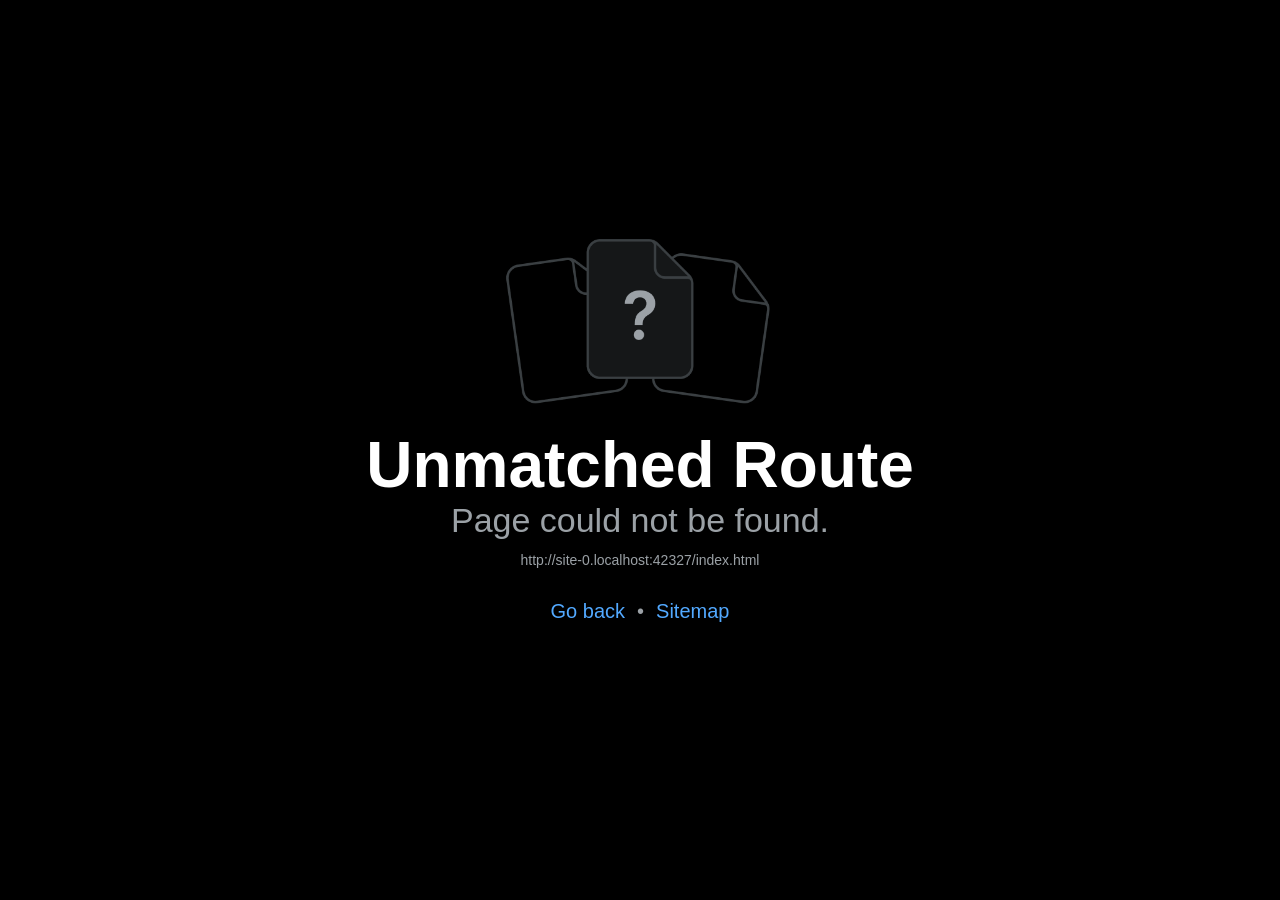
<file: vida/index.html>
<!doctype html>
<html lang="en">
  <head>
    <meta charset="utf-8" />
    <meta httpEquiv="X-UA-Compatible" content="IE=edge" />
    <meta name="viewport" content="width=device-width, initial-scale=1, shrink-to-fit=no" />
    <title>Vida</title>
    <!-- The `react-native-web` recommended style reset: https://necolas.github.io/react-native-web/docs/setup/#root-element -->
    <style id="expo-reset">
      /* These styles make the body full-height */
      html,
      body {
        height: 100%;
      }
      /* These styles disable body scrolling if you are using <ScrollView> */
      body {
        overflow: hidden;
      }
      /* These styles make the root element full-height */
      #root {
        display: flex;
        height: 100%;
        flex: 1;
      }
    </style>
  <link rel="icon" href="/vida/favicon.ico"/><link rel="preload" href="/vida/_expo/static/css/global-d6bd6a42a0ffbdf5768b80387918d927.css" as="style">
<link rel="stylesheet" href="/vida/_expo/static/css/global-d6bd6a42a0ffbdf5768b80387918d927.css"><style>html,body{background:#f6f4ef}@media (prefers-color-scheme:dark){html,body{background:#0e0d12}}</style></head>

  <body>
    <!-- Use static rendering with Expo Router to support running without JavaScript. -->
    <noscript> You need to enable JavaScript to run this app. </noscript>
    <!-- The root element for your Expo app. -->
    <div id="root"></div>
  <script src="/vida/_expo/static/js/web/__expo-metro-runtime-ed4c1cfa6193d76fc294130e42bd1916.js" defer></script><script src="/vida/_expo/static/js/web/__common-525d9462db6888dfdd0d40f98d8f2122.js" defer></script><script src="/vida/_expo/static/js/web/entry-e58c894003656bb7e1b0fdc7882dbe75.js" defer></script>
</body>
</html>
</file>
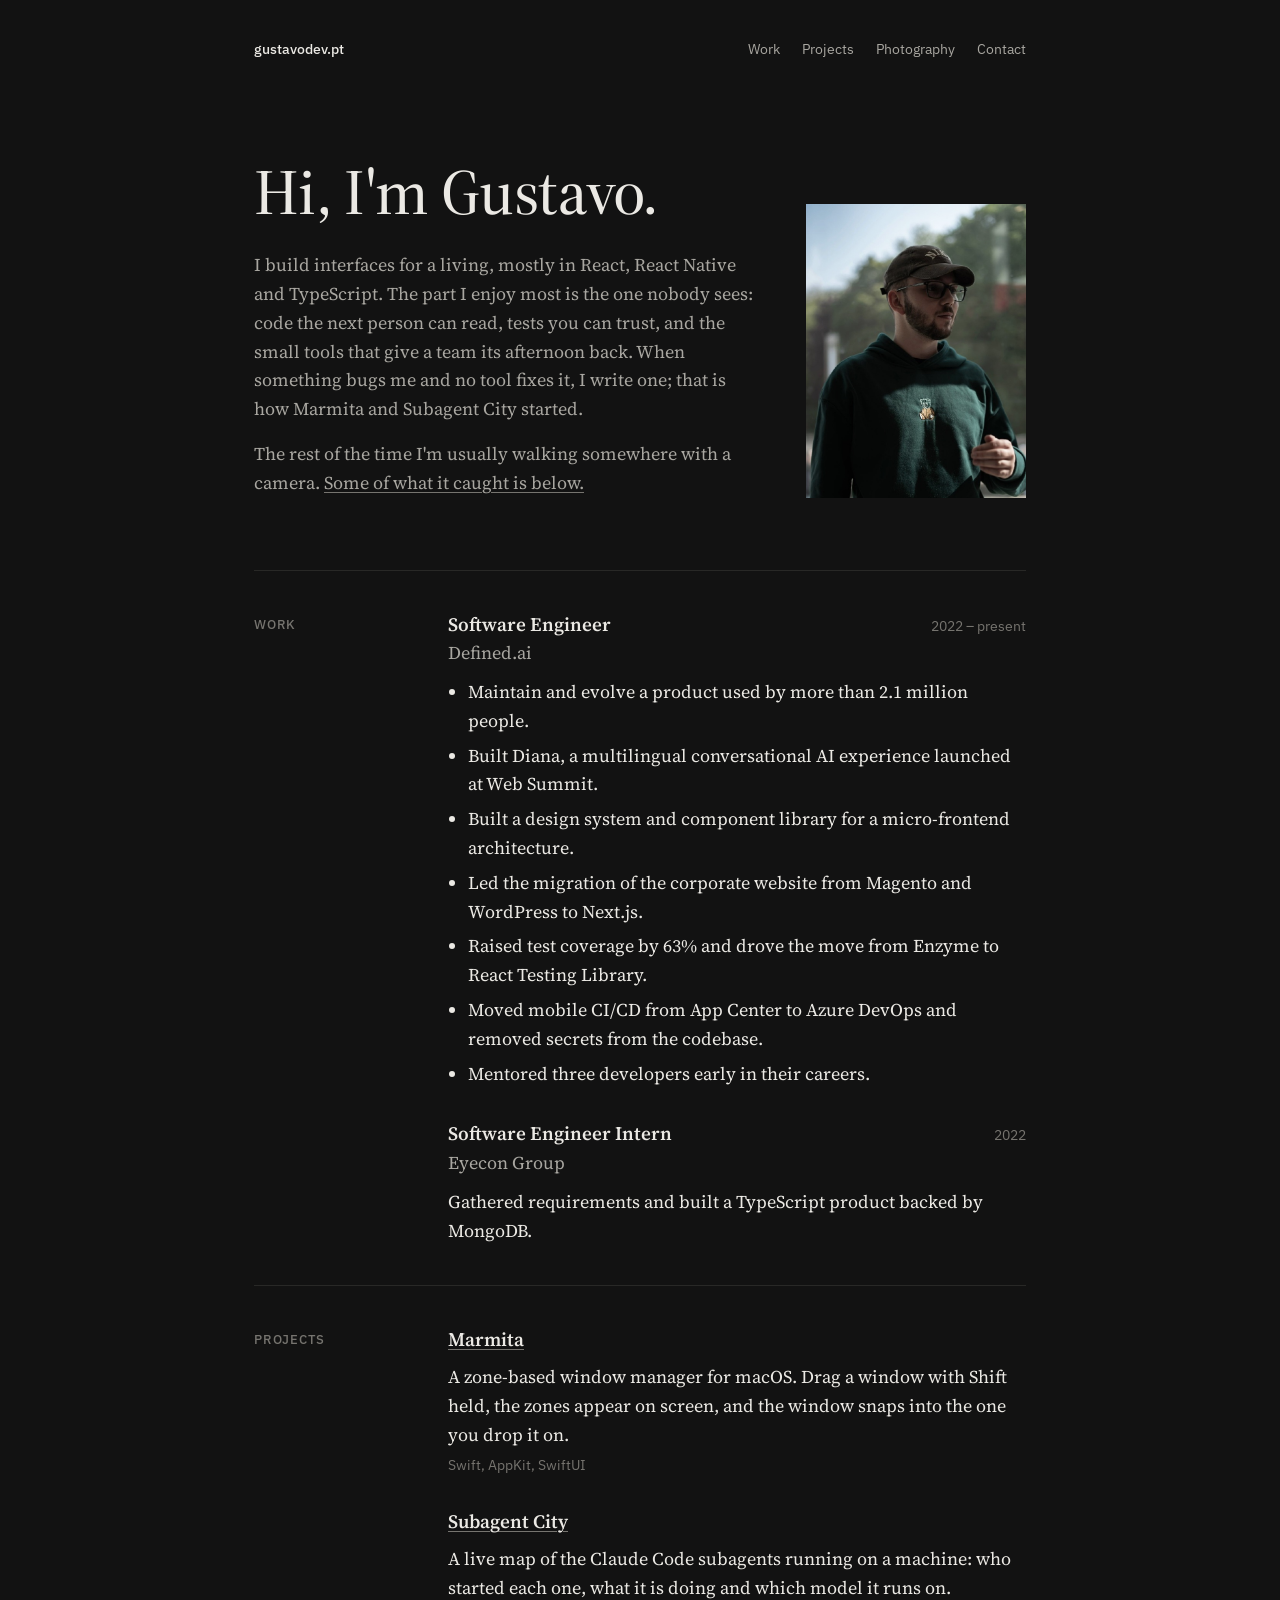
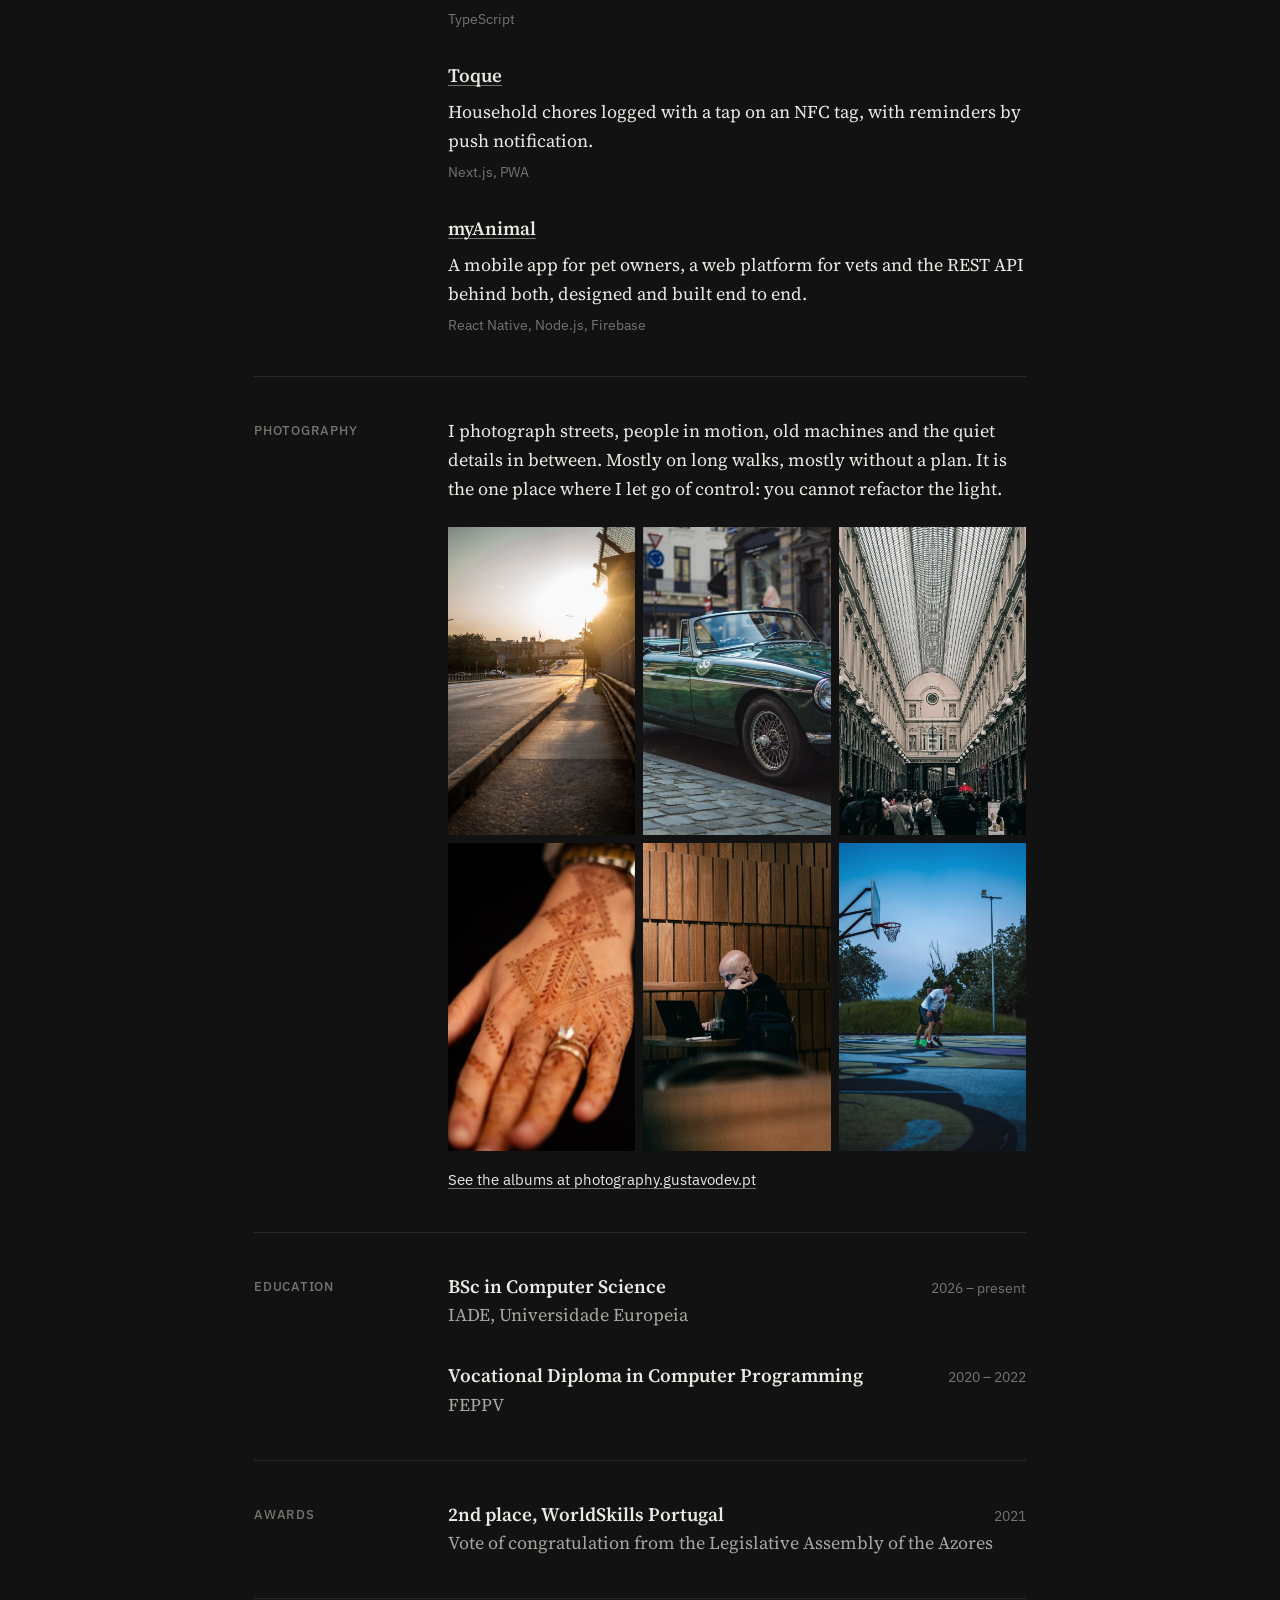
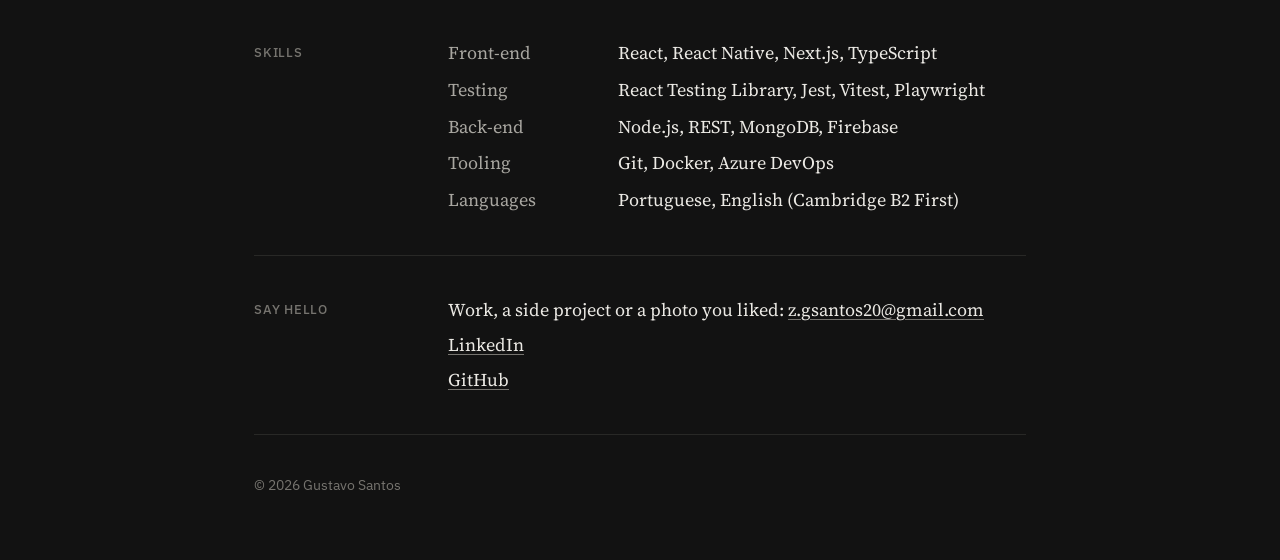
<file: home.html>
<!doctype html>
<html lang="en">
<head>
  <meta charset="utf-8">
  <meta name="viewport" content="width=device-width, initial-scale=1">
  <title>Gustavo Santos</title>
  <meta name="description" content="Gustavo Santos, software engineer. Interfaces in React, React Native and TypeScript.">
  <meta name="theme-color" content="#121212">
  <meta property="og:title" content="Gustavo Santos">
  <meta property="og:description" content="Software engineer. Interfaces in React, React Native and TypeScript.">
  <meta property="og:url" content="https://gustavodev.pt">
  <link rel="icon" href="/assets/favicon.svg" type="image/svg+xml">
  <link rel="preconnect" href="https://fonts.googleapis.com">
  <link rel="preconnect" href="https://fonts.gstatic.com" crossorigin>
  <link href="https://fonts.googleapis.com/css2?family=IBM+Plex+Mono&family=IBM+Plex+Sans:wght@400;500&family=Source+Serif+4:opsz,wght@8..60,400;8..60,500;8..60,600&display=swap" rel="stylesheet">
  <link rel="stylesheet" href="/assets/style.css">
</head>
<body>
  <div class="page">
    <header class="masthead">
      <a class="name" href="/">gustavodev.pt</a>
      <nav>
        <a href="#experience">Work</a>
        <a href="#projects">Projects</a>
        <a href="#photography">Photography</a>
        <a href="#contact">Contact</a>
      </nav>
    </header>

    <section class="intro intro-person">
      <div>
        <h1>Hi, I'm Gustavo.</h1>
        <p>
          I build interfaces for a living, mostly in React, React Native and TypeScript. The part
          I enjoy most is the one nobody sees: code the next person can read, tests you can trust,
          and the small tools that give a team its afternoon back. When something bugs me and no
          tool fixes it, I write one; that is how Marmita and Subagent City started.
        </p>
        <p>
          The rest of the time I'm usually walking somewhere with a camera.
          <a href="#photography">Some of what it caught is below.</a>
        </p>
      </div>
      <img class="portrait" src="/assets/photos/portrait.jpg" alt="Gustavo, in a cap and glasses, outdoors" width="675" height="1200">
    </section>

    <section class="section" id="experience">
      <h2>Work</h2>
      <div>
        <article class="item">
          <div class="item-head">
            <h3>Software Engineer</h3>
            <span class="date">2022 – present</span>
          </div>
          <p class="org">Defined.ai</p>
          <ul>
            <li>Maintain and evolve a product used by more than 2.1 million people.</li>
            <li>Built Diana, a multilingual conversational AI experience launched at Web Summit.</li>
            <li>Built a design system and component library for a micro-frontend architecture.</li>
            <li>Led the migration of the corporate website from Magento and WordPress to Next.js.</li>
            <li>Raised test coverage by 63% and drove the move from Enzyme to React Testing Library.</li>
            <li>Moved mobile CI/CD from App Center to Azure DevOps and removed secrets from the codebase.</li>
            <li>Mentored three developers early in their careers.</li>
          </ul>
        </article>
        <article class="item">
          <div class="item-head">
            <h3>Software Engineer Intern</h3>
            <span class="date">2022</span>
          </div>
          <p class="org">Eyecon Group</p>
          <p>Gathered requirements and built a TypeScript product backed by MongoDB.</p>
        </article>
      </div>
    </section>

    <section class="section" id="projects">
      <h2>Projects</h2>
      <div>
        <article class="item">
          <h3><a href="https://marmita.gustavodev.pt">Marmita</a></h3>
          <p>A zone-based window manager for macOS. Drag a window with Shift held, the zones appear on screen, and the window snaps into the one you drop it on.</p>
          <div class="stack">Swift, AppKit, SwiftUI</div>
        </article>
        <article class="item">
          <h3><a href="/subagent-city">Subagent City</a></h3>
          <p>A live map of the Claude Code subagents running on a machine: who started each one, what it is doing and which model it runs on.</p>
          <div class="stack">TypeScript</div>
        </article>
        <article class="item">
          <h3><a href="/toque">Toque</a></h3>
          <p>Household chores logged with a tap on an NFC tag, with reminders by push notification.</p>
          <div class="stack">Next.js, PWA</div>
        </article>
        <article class="item">
          <h3><a href="/myanimal">myAnimal</a></h3>
          <p>A mobile app for pet owners, a web platform for vets and the REST API behind both, designed and built end to end.</p>
          <div class="stack">React Native, Node.js, Firebase</div>
        </article>
      </div>
    </section>

    <section class="section photography" id="photography">
      <h2>Photography</h2>
      <div>
        <p class="photo-lede">I photograph streets, people in motion, old machines and the quiet details in between. Mostly on long walks, mostly without a plan. It is the one place where I let go of control: you cannot refactor the light.</p>
        <div class="photo-grid">
          <a href="https://photography.gustavodev.pt" class="tall"><img src="/assets/photos/road.jpg" alt="A road at golden hour, the sun low behind a fence" width="800" height="1200" loading="lazy"></a>
          <a href="https://photography.gustavodev.pt" class="wide"><img src="/assets/photos/classic-car.jpg" alt="A green classic convertible parked on cobblestones" width="1200" height="1200" loading="lazy"></a>
          <a href="https://photography.gustavodev.pt" class="tall"><img src="/assets/photos/arcade.jpg" alt="A long glass-roofed arcade with a crowd below" width="675" height="1200" loading="lazy"></a>
          <a href="https://photography.gustavodev.pt" class="wide"><img src="/assets/photos/henna.jpg" alt="A hand with henna patterns and a ring, against a dark background" width="1200" height="800" loading="lazy"></a>
          <a href="https://photography.gustavodev.pt" class="tall"><img src="/assets/photos/laptop.jpg" alt="A man working on a laptop against a wall of wooden panels" width="799" height="1200" loading="lazy"></a>
          <a href="https://photography.gustavodev.pt" class="tall"><img src="/assets/photos/court.jpg" alt="A basketball player on a colourful outdoor court at dusk" width="800" height="1200" loading="lazy"></a>
        </div>
        <p class="photo-more"><a href="https://photography.gustavodev.pt">See the albums at photography.gustavodev.pt</a></p>
      </div>
    </section>

    <section class="section">
      <h2>Education</h2>
      <div>
        <article class="item">
          <div class="item-head">
            <h3>BSc in Computer Science</h3>
            <span class="date">2026 – present</span>
          </div>
          <p class="org">IADE, Universidade Europeia</p>
        </article>
        <article class="item">
          <div class="item-head">
            <h3>Vocational Diploma in Computer Programming</h3>
            <span class="date">2020 – 2022</span>
          </div>
          <p class="org">FEPPV</p>
        </article>
      </div>
    </section>

    <section class="section">
      <h2>Awards</h2>
      <div>
        <article class="item">
          <div class="item-head">
            <h3>2nd place, WorldSkills Portugal</h3>
            <span class="date">2021</span>
          </div>
          <p class="org">Vote of congratulation from the Legislative Assembly of the Azores</p>
        </article>
      </div>
    </section>

    <section class="section">
      <h2>Skills</h2>
      <dl class="facts">
        <dt>Front-end</dt><dd>React, React Native, Next.js, TypeScript</dd>
        <dt>Testing</dt><dd>React Testing Library, Jest, Vitest, Playwright</dd>
        <dt>Back-end</dt><dd>Node.js, REST, MongoDB, Firebase</dd>
        <dt>Tooling</dt><dd>Git, Docker, Azure DevOps</dd>
        <dt>Languages</dt><dd>Portuguese, English (Cambridge B2 First)</dd>
      </dl>
    </section>

    <section class="section" id="contact">
      <h2>Say hello</h2>
      <ul class="plain">
        <li>Work, a side project or a photo you liked: <a href="mailto:z.gsantos20@gmail.com">z.gsantos20@gmail.com</a></li>
        <li><a href="https://www.linkedin.com/in/expgustavo/">LinkedIn</a></li>
        <li><a href="https://github.com/gustavos00">GitHub</a></li>
      </ul>
    </section>

    <footer class="colophon">© 2026 Gustavo Santos</footer>
  </div>
</body>
</html>
</file>
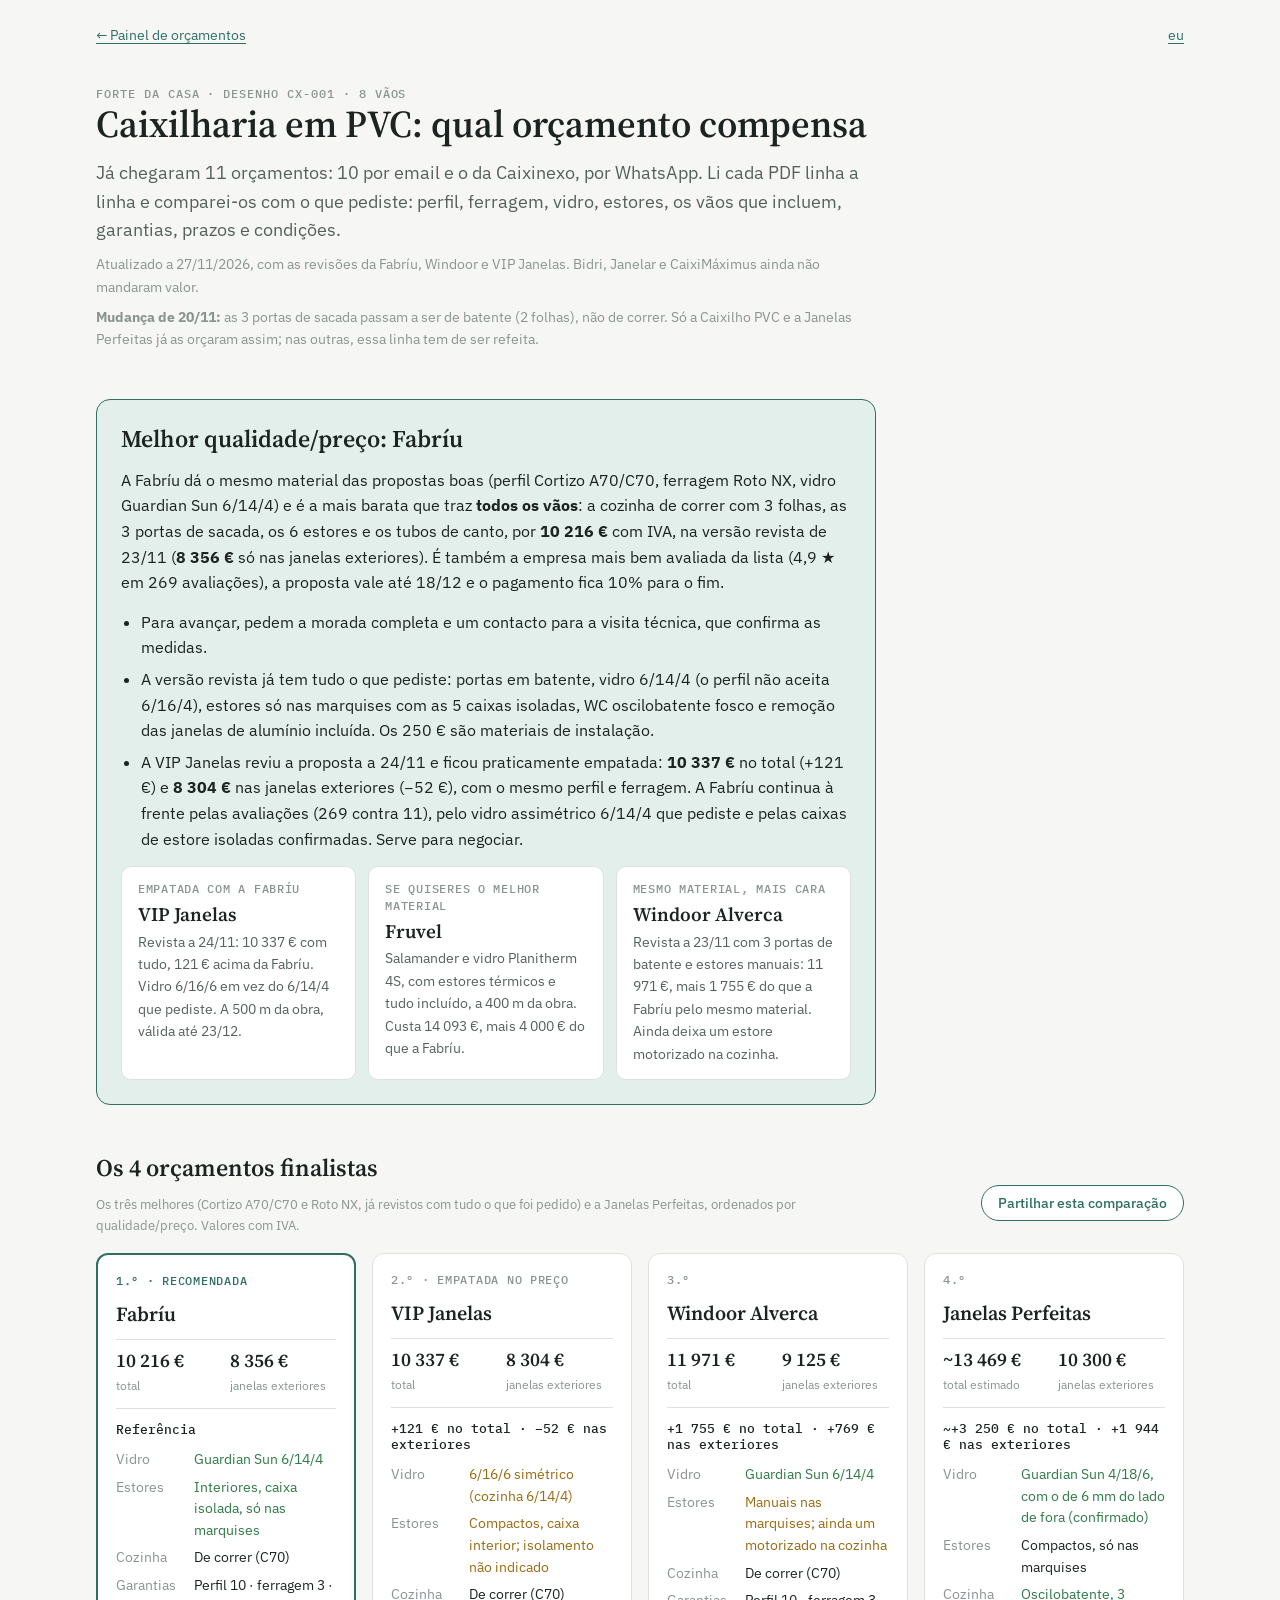
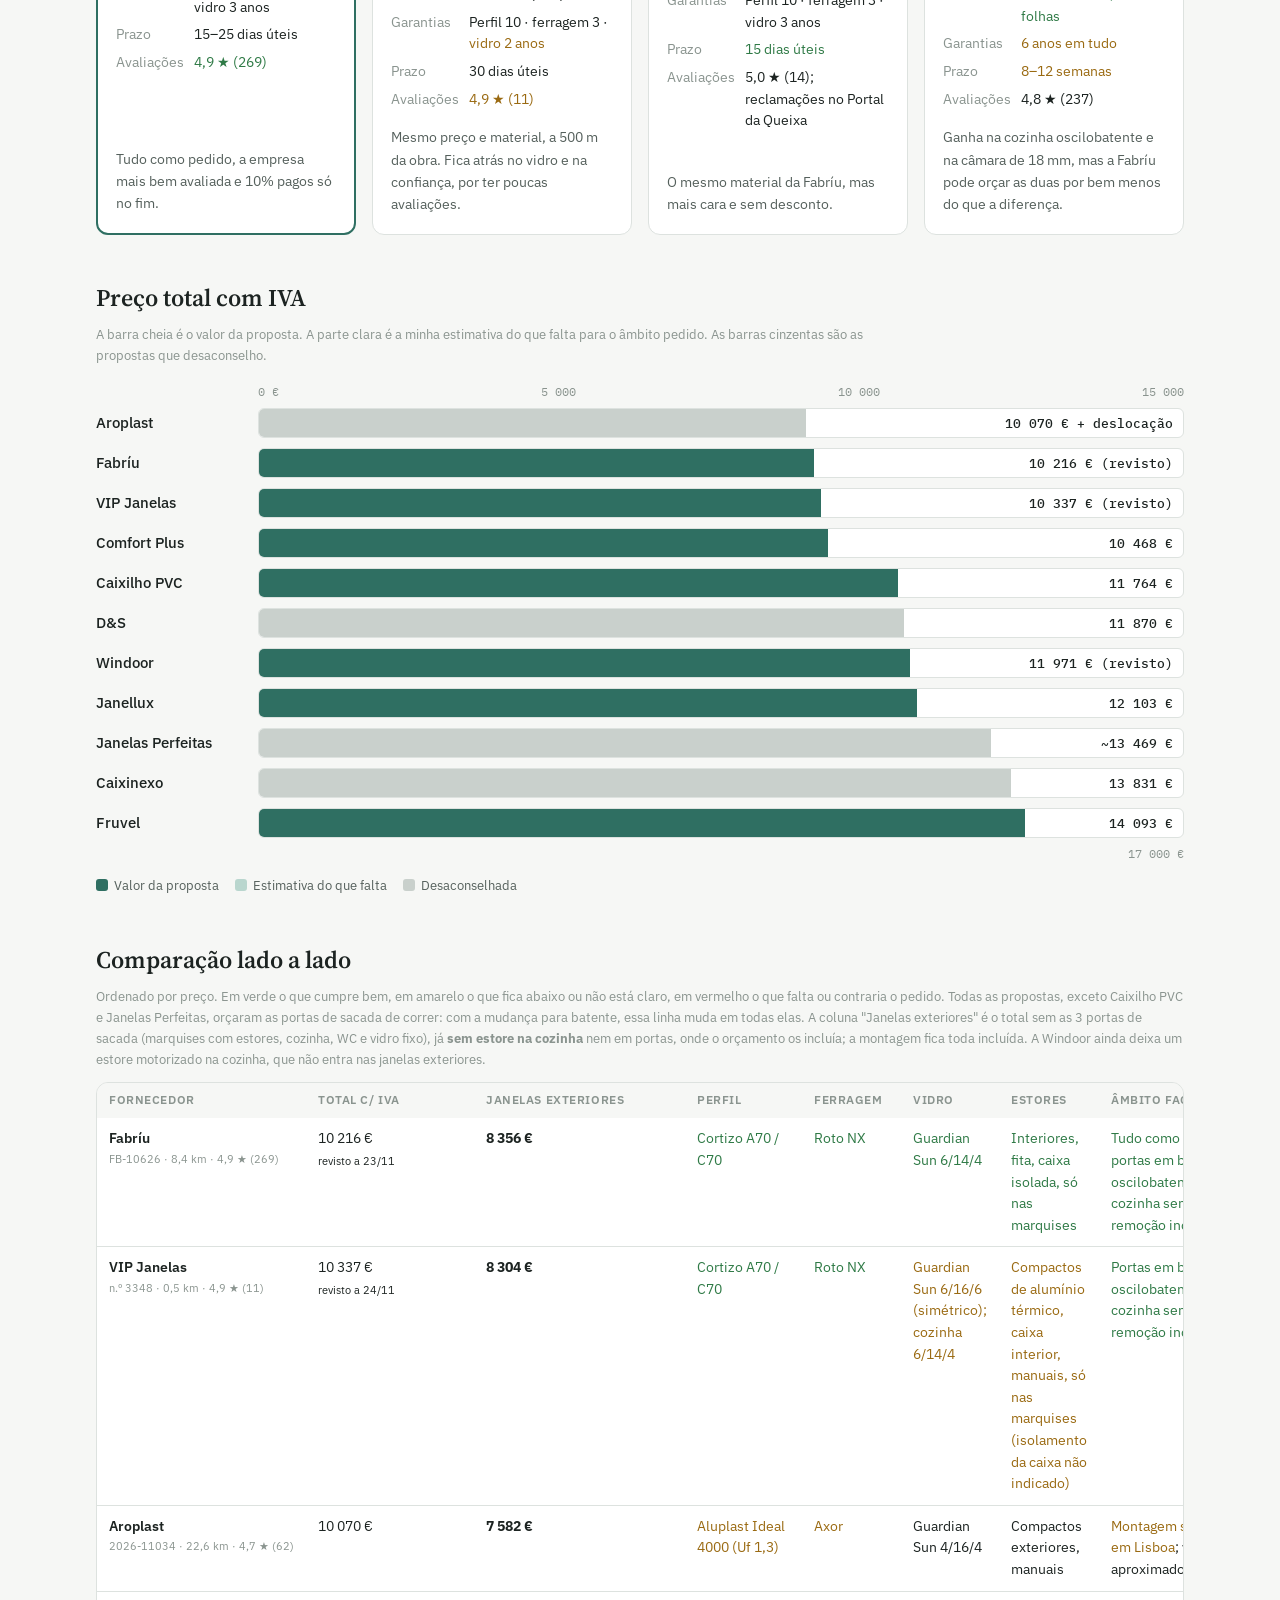
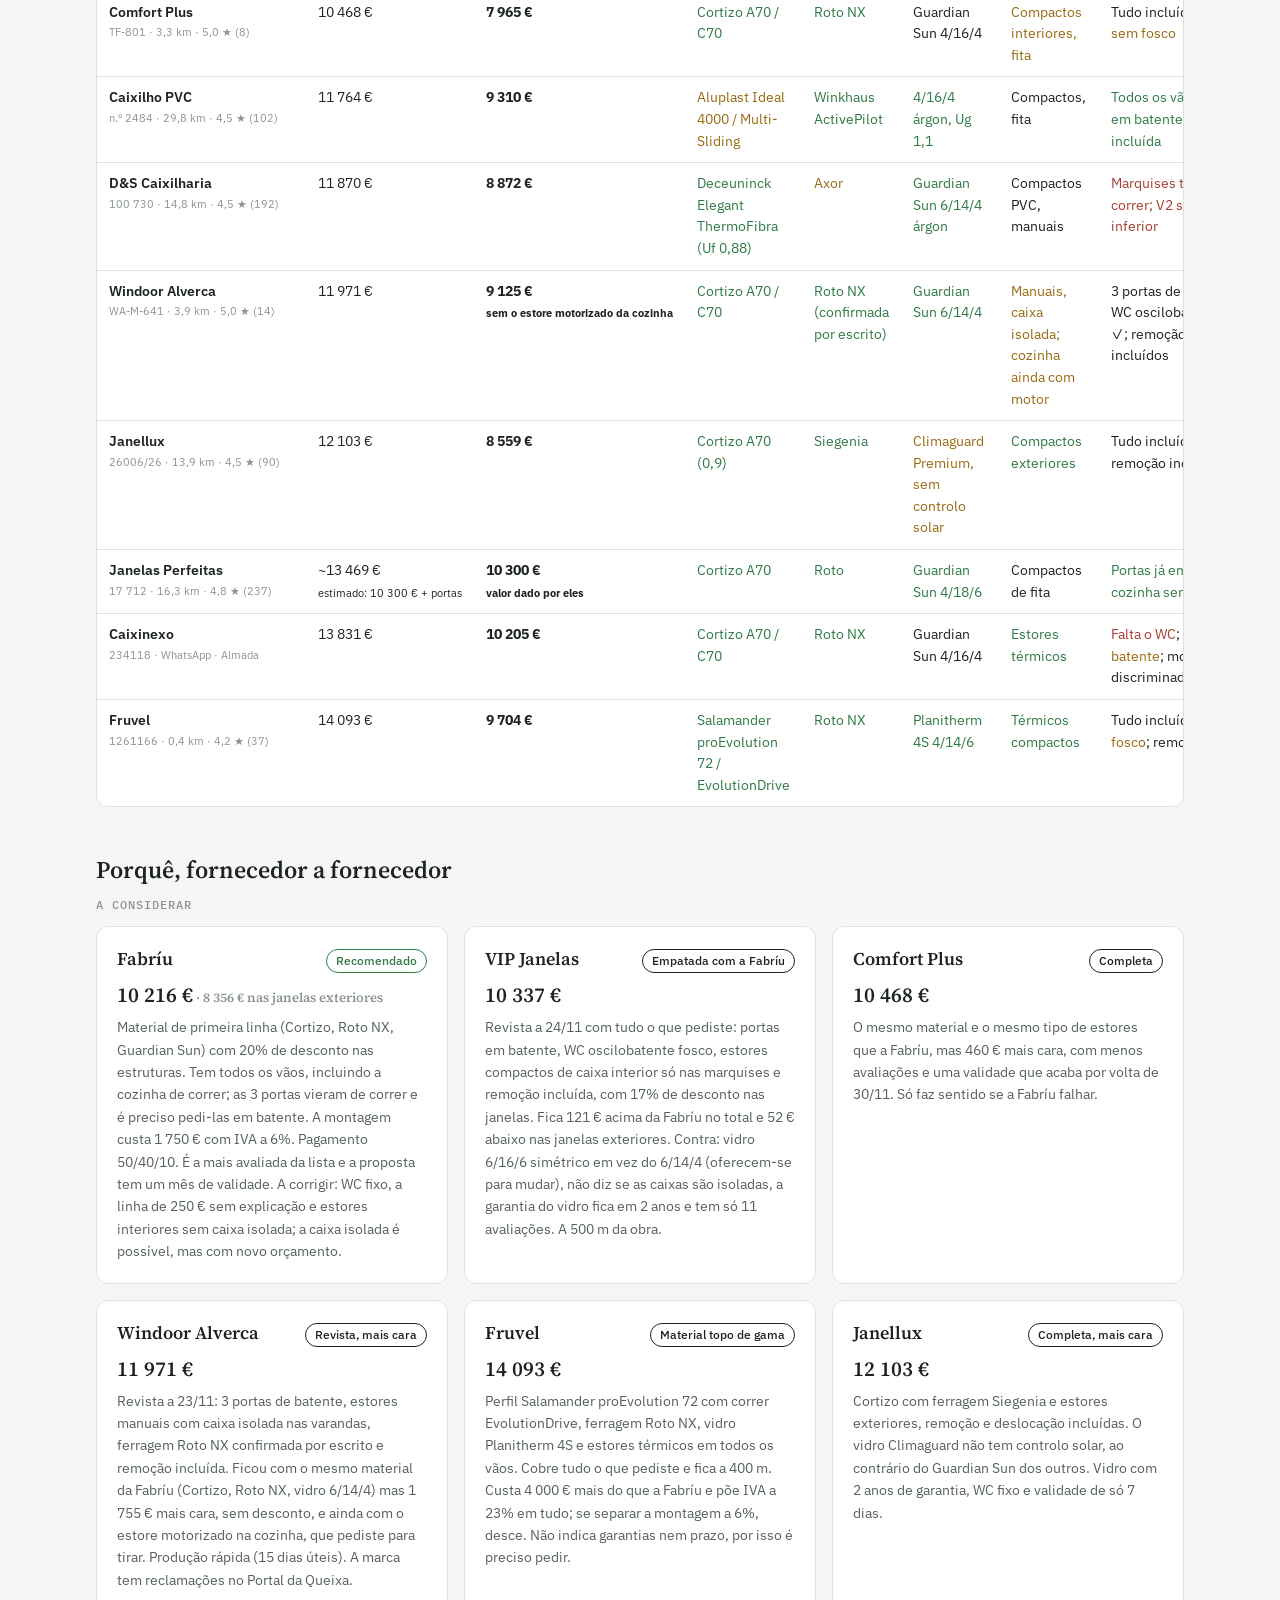
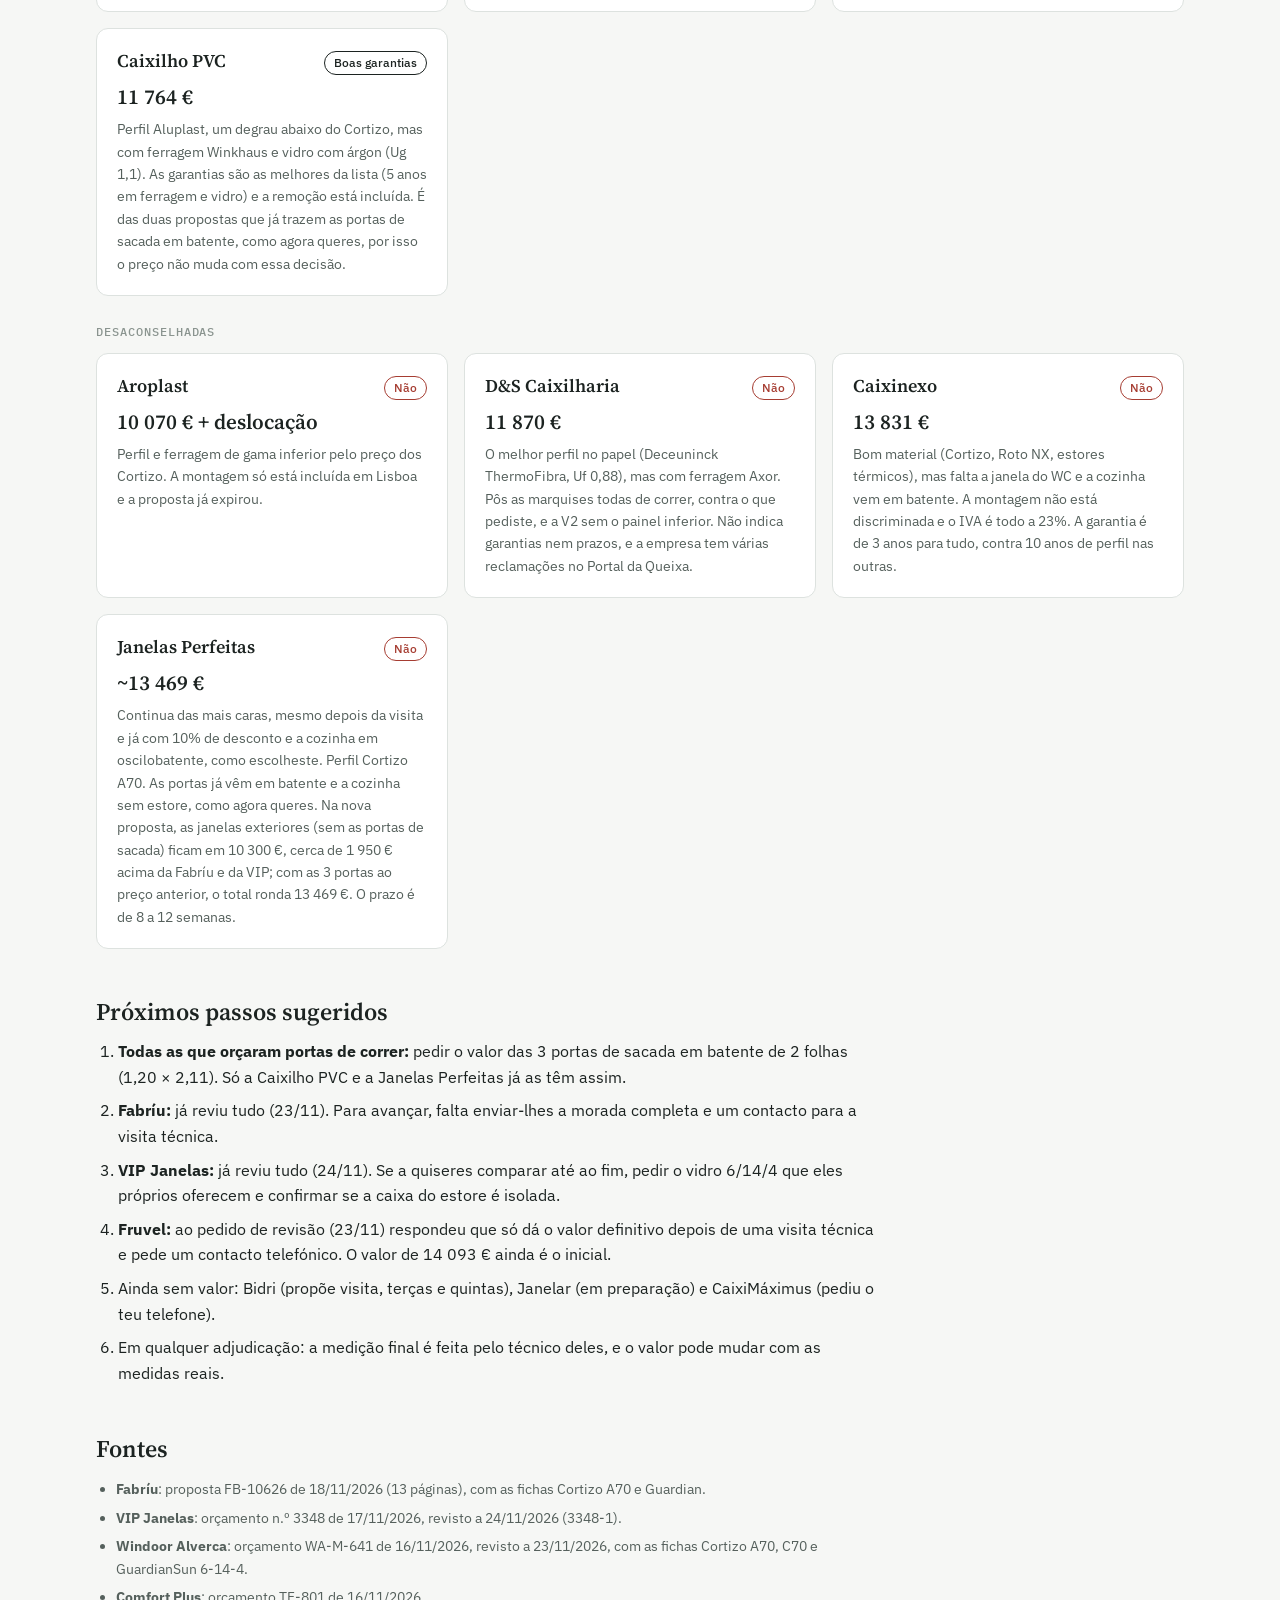
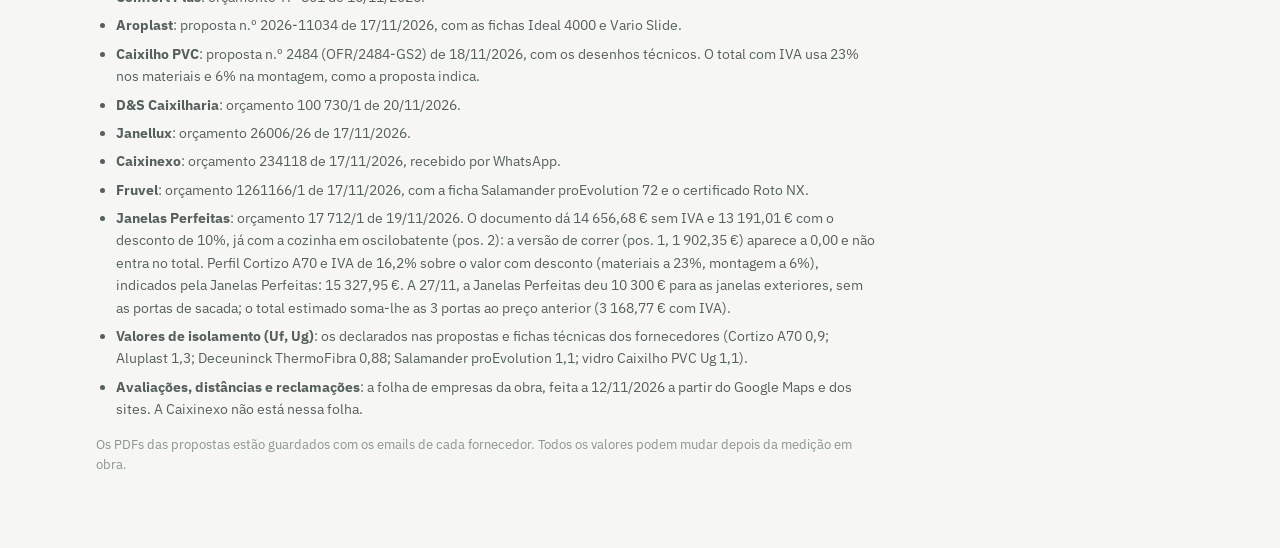
<file: eu/relatorio.html>
<!doctype html>
<html lang="pt-PT">
<head>
<meta charset="utf-8">
<meta name="viewport" content="width=device-width, initial-scale=1, viewport-fit=cover">
<meta name="robots" content="noindex, nofollow">
<title>Relatório de orçamentos · eu</title>
<link rel="icon" href="/assets/favicon.svg" type="image/svg+xml">
<meta name="claude:viewport-fit-sides" content="cover">
<link rel="preconnect" href="https://fonts.googleapis.com">
<link rel="preconnect" href="https://fonts.gstatic.com" crossorigin>
<link href="https://fonts.googleapis.com/css2?family=IBM+Plex+Mono:wght@400;500&family=IBM+Plex+Sans:wght@400;500;600&family=Source+Serif+4:opsz,wght@8..60,500;8..60,600&display=swap" rel="stylesheet">
<style>
  /* Layout: one reading column (~760px) for the verdict and reasoning; the price chart and the comparison table run wider. */
  :root {
    --paper: #f6f7f5;
    --panel: #ffffff;
    --ink: #1c2321;
    --soft: #55605c;
    --faint: #8a948f;
    --rule: #dde2df;
    --accent: #2f6f62;
    --accent-soft: #e2efeb;
    --estimate: #b9d6ce;
    --muted-bar: #c9d0cc;
    --good: #2f7a46;
    --warn: #9a6a12;
    --bad: #a63d32;
    --serif: "Source Serif 4", Georgia, serif;
    --sans: "IBM Plex Sans", -apple-system, "Helvetica Neue", Arial, sans-serif;
    --mono: "IBM Plex Mono", ui-monospace, Menlo, monospace;
  }
  @media (prefers-color-scheme: dark) {
    :root:not([data-theme="light"]) {
      --paper: #131715; --panel: #1a1f1d; --ink: #e8ece9; --soft: #a9b3ae; --faint: #7d8782; --rule: #2b322f;
      --accent: #7cc2b0; --accent-soft: #1f2f2a; --estimate: #35584f; --muted-bar: #3a423e; --good: #7cc98f; --warn: #e0b45a; --bad: #ec8a7e;
      color-scheme: dark;
    }
  }
  :root[data-theme="dark"] {
    --paper: #131715; --panel: #1a1f1d; --ink: #e8ece9; --soft: #a9b3ae; --faint: #7d8782; --rule: #2b322f;
    --accent: #7cc2b0; --accent-soft: #1f2f2a; --estimate: #35584f; --muted-bar: #3a423e; --good: #7cc98f; --warn: #e0b45a; --bad: #ec8a7e;
    color-scheme: dark;
  }
  * { box-sizing: border-box; }
  body { margin: 0; background: var(--paper); color: var(--ink); font: 16px/1.6 var(--sans); -webkit-font-smoothing: antialiased; }
  .wrap {
    max-width: 1120px; margin: 0 auto;
    padding-left: max(16px, env(safe-area-inset-left, 0px));
    padding-right: max(16px, env(safe-area-inset-right, 0px));
    padding-block: 40px 72px;
    display: flex; flex-direction: column; gap: 48px;
  }
  .col { max-width: 780px; }
  h1, h2, h3 { font-family: var(--serif); font-weight: 600; text-wrap: balance; margin: 0; }
  h1 { font-size: clamp(28px, 4vw, 38px); line-height: 1.15; }
  h2 { font-size: 24px; line-height: 1.25; margin-bottom: 12px; }
  h3 { font-size: 18px; line-height: 1.3; }
  p { margin: 0; }
  .eyebrow { font: 500 12px/1.4 var(--mono); letter-spacing: 0.08em; text-transform: uppercase; color: var(--faint); }
  .lede { font-size: 18px; color: var(--soft); margin-top: 12px; }
  .meta { font-size: 14px; color: var(--faint); margin-top: 8px; }
  .num { font-variant-numeric: tabular-nums; white-space: nowrap; }
  .note { font-size: 13px; color: var(--faint); }

  .verdict { background: var(--accent-soft); border: 1px solid var(--accent); border-radius: 14px; padding: 24px; display: flex; flex-direction: column; gap: 14px; }
  .verdict ul { margin: 0; padding-left: 20px; display: flex; flex-direction: column; gap: 6px; }
  .pick { display: grid; grid-template-columns: repeat(auto-fit, minmax(220px, 1fr)); gap: 12px; }
  .pick > div { background: var(--panel); border: 1px solid var(--rule); border-radius: 10px; padding: 14px 16px; min-width: 0; }
  .pick .label { font: 500 12px/1.4 var(--mono); letter-spacing: 0.06em; text-transform: uppercase; color: var(--faint); }
  .pick .name { font: 600 19px/1.3 var(--serif); margin-top: 4px; }
  .pick .why { font-size: 14px; color: var(--soft); margin-top: 4px; }

  .bars { display: flex; flex-direction: column; gap: 10px; margin-top: 20px; }
  .bar-row { display: grid; grid-template-columns: 150px 1fr; gap: 12px; align-items: center; }
  .bar-name { font-weight: 500; font-size: 15px; }
  .bar-track { position: relative; height: 30px; background: var(--panel); border: 1px solid var(--rule); border-radius: 6px; overflow: hidden; }
  .bar-quoted { position: absolute; inset: 0 auto 0 0; background: var(--accent); }
  .bar-quoted.out { background: var(--muted-bar); }
  .bar-extra { position: absolute; top: 0; bottom: 0; background: var(--estimate); }
  .bar-text { position: absolute; inset: 0; display: flex; align-items: center; justify-content: flex-end; padding-right: 10px; font: 500 13px/1 var(--mono); color: var(--ink); }
  .legend { display: flex; flex-wrap: wrap; gap: 16px; font-size: 13px; color: var(--soft); margin-top: 6px; }
  .sw { display: inline-block; width: 12px; height: 12px; border-radius: 3px; vertical-align: -1px; margin-right: 6px; }
  .axis { display: grid; grid-template-columns: 150px 1fr; gap: 12px; font: 12px/1 var(--mono); color: var(--faint); }
  .axis-ticks { display: flex; justify-content: space-between; }

  .scroll { overflow-x: auto; border: 1px solid var(--rule); border-radius: 12px; background: var(--panel); }
  table { border-collapse: collapse; width: 100%; min-width: 1180px; font-size: 13.5px; }
  th, td { text-align: left; vertical-align: top; padding: 10px 12px; border-bottom: 1px solid var(--rule); }
  thead th { font: 600 11.5px/1.3 var(--sans); text-transform: uppercase; letter-spacing: 0.05em; color: var(--faint); background: var(--paper); white-space: nowrap; }
  tbody th { font-weight: 600; white-space: nowrap; }
  tbody th small { display: block; font-weight: 400; color: var(--faint); }
  tr:last-child th, tr:last-child td { border-bottom: 0; }
  .ok { color: var(--good); }
  .warn { color: var(--warn); }
  .bad { color: var(--bad); }

  .cards { display: grid; grid-template-columns: repeat(auto-fit, minmax(300px, 1fr)); gap: 16px; }
  .card { background: var(--panel); border: 1px solid var(--rule); border-radius: 12px; padding: 20px; display: flex; flex-direction: column; gap: 10px; min-width: 0; }
  .card-head { display: flex; justify-content: space-between; align-items: baseline; gap: 12px; flex-wrap: wrap; }
  .card .price { font: 600 21px/1.1 var(--serif); font-variant-numeric: tabular-nums; }
  .chip { display: inline-block; font: 500 12px/1 var(--sans); padding: 5px 9px; border-radius: 999px; border: 1px solid currentColor; white-space: nowrap; }
  .card p.body { font-size: 14px; color: var(--soft); }
  .group-title { font: 500 12px/1.4 var(--mono); letter-spacing: 0.08em; text-transform: uppercase; color: var(--faint); margin: 8px 0 12px; }

  ol.next { margin: 0; padding-left: 22px; display: flex; flex-direction: column; gap: 8px; }
  .sources { font-size: 14px; color: var(--soft); padding-left: 20px; }
  .sources li { margin-bottom: 6px; overflow-wrap: anywhere; }
  a { color: var(--accent); text-underline-offset: 3px; }
  a:focus-visible { outline: 2px solid var(--accent); outline-offset: 2px; border-radius: 2px; }

  @media (max-width: 560px) {
    .bar-row, .axis { grid-template-columns: 100px 1fr; }
    .bar-name { font-size: 13px; }
  }
  .finalists-head { display: flex; justify-content: space-between; align-items: flex-end; gap: 16px; flex-wrap: wrap; margin-bottom: 16px; }
  .share { display: inline-flex; align-items: center; gap: 8px; font: 500 14px/1 var(--sans); color: var(--accent); background: var(--panel); border: 1px solid var(--accent); border-radius: 999px; padding: 10px 16px; cursor: pointer; }
  .share:hover { background: var(--accent-soft); }
  .share:focus-visible { outline: 2px solid var(--accent); outline-offset: 2px; }
  .share-status { font-size: 13px; color: var(--soft); min-height: 1.2em; }
  .finalists { display: grid; grid-template-columns: repeat(4, minmax(0, 1fr)); gap: 16px; align-items: stretch; }
  .fin { background: var(--panel); border: 1px solid var(--rule); border-radius: 12px; padding: 18px; display: flex; flex-direction: column; gap: 12px; min-width: 0; }
  .fin.top { border: 2px solid var(--accent); }
  .fin .rank { font: 500 12px/1.4 var(--mono); letter-spacing: 0.06em; text-transform: uppercase; color: var(--faint); }
  .fin.top .rank { color: var(--accent); }
  .fin h3 { font-size: 20px; }
  .fin .figures { display: grid; grid-template-columns: 1fr 1fr; gap: 8px; padding-block: 10px; border-block: 1px solid var(--rule); }
  .fin .figures b { display: block; font: 600 19px/1.15 var(--serif); font-variant-numeric: tabular-nums; }
  .fin .figures small { font-size: 12px; color: var(--faint); }
  .fin .delta { font: 500 12.5px/1.3 var(--mono); }
  .fin dl { margin: 0; display: grid; grid-template-columns: auto 1fr; gap: 6px 10px; font-size: 13.5px; }
  .fin dt { color: var(--faint); }
  .fin dd { margin: 0; }
  .fin .bottom { font-size: 14px; color: var(--soft); margin-top: auto; padding-top: 4px; }
  @media (max-width: 960px) {
    .finalists { grid-template-columns: repeat(2, minmax(0, 1fr)); }
  }
  @media (max-width: 560px) {
    .finalists { grid-template-columns: 1fr; }
  }
</style>
</head>
<body>
<div class="wrap" style="padding-block:24px 0;gap:0">
  <nav style="display:flex;justify-content:space-between;gap:16px;font-size:14px"><a href="/orcamentos">← Painel de orçamentos</a><a href="/">eu</a></nav>
</div>

<div class="wrap">
  <header class="col">
    <p class="eyebrow">Forte da Casa · desenho CX-001 · 8 vãos</p>
    <h1>Caixilharia em PVC: qual orçamento compensa</h1>
    <p class="lede">Já chegaram 11 orçamentos: 10 por email e o da Caixinexo, por WhatsApp. Li cada PDF linha a linha e comparei-os com o que pediste: perfil, ferragem, vidro, estores, os vãos que incluem, garantias, prazos e condições.</p>
    <p class="meta">Atualizado a 27/11/2026, com as revisões da Fabríu, Windoor e VIP Janelas. Bidri, Janelar e CaixiMáximus ainda não mandaram valor.</p>
    <p class="meta"><b>Mudança de 20/11:</b> as 3 portas de sacada passam a ser de batente (2 folhas), não de correr. Só a Caixilho PVC e a Janelas Perfeitas já as orçaram assim; nas outras, essa linha tem de ser refeita.</p>
  </header>

  <section class="verdict col" aria-labelledby="veredito">
    <h2 id="veredito" style="margin:0">Melhor qualidade/preço: Fabríu</h2>
    <p>A Fabríu dá o mesmo material das propostas boas (perfil Cortizo A70/C70, ferragem Roto NX, vidro Guardian Sun 6/14/4) e é a mais barata que traz <b>todos os vãos</b>: a cozinha de correr com 3 folhas, as 3 portas de sacada, os 6 estores e os tubos de canto, por <b class="num">10 216 €</b> com IVA, na versão revista de 23/11 (<b class="num">8 356 €</b> só nas janelas exteriores). É também a empresa mais bem avaliada da lista (4,9 ★ em 269 avaliações), a proposta vale até 18/12 e o pagamento fica 10% para o fim.</p>
    <ul>
      <li>Para avançar, pedem a morada completa e um contacto para a visita técnica, que confirma as medidas.</li>
      <li>A versão revista já tem tudo o que pediste: portas em batente, vidro 6/14/4 (o perfil não aceita 6/16/4), estores só nas marquises com as 5 caixas isoladas, WC oscilobatente fosco e remoção das janelas de alumínio incluída. Os 250 € são materiais de instalação.</li>
      <li>A VIP Janelas reviu a proposta a 24/11 e ficou praticamente empatada: <b class="num">10 337 €</b> no total (+121 €) e <b class="num">8 304 €</b> nas janelas exteriores (−52 €), com o mesmo perfil e ferragem. A Fabríu continua à frente pelas avaliações (269 contra 11), pelo vidro assimétrico 6/14/4 que pediste e pelas caixas de estore isoladas confirmadas. Serve para negociar.</li>
    </ul>
    <div class="pick">
      <div>
        <p class="label">Empatada com a Fabríu</p>
        <p class="name">VIP Janelas</p>
        <p class="why">Revista a 24/11: 10 337 € com tudo, 121 € acima da Fabríu. Vidro 6/16/6 em vez do 6/14/4 que pediste. A 500 m da obra, válida até 23/12.</p>
      </div>
      <div>
        <p class="label">Se quiseres o melhor material</p>
        <p class="name">Fruvel</p>
        <p class="why">Salamander e vidro Planitherm 4S, com estores térmicos e tudo incluído, a 400 m da obra. Custa 14 093 €, mais 4 000 € do que a Fabríu.</p>
      </div>
      <div>
        <p class="label">Mesmo material, mais cara</p>
        <p class="name">Windoor Alverca</p>
        <p class="why">Revista a 23/11 com 3 portas de batente e estores manuais: 11 971 €, mais 1 755 € do que a Fabríu pelo mesmo material. Ainda deixa um estore motorizado na cozinha.</p>
      </div>
    </div>
  </section>

  <section id="finalistas" aria-labelledby="h-finalistas">
    <div class="finalists-head">
      <div class="col">
        <h2 id="h-finalistas">Os 4 orçamentos finalistas</h2>
        <p class="note">Os três melhores (Cortizo A70/C70 e Roto NX, já revistos com tudo o que foi pedido) e a Janelas Perfeitas, ordenados por qualidade/preço. Valores com IVA.</p>
      </div>
      <div>
        <button type="button" class="share" id="share-finalists" data-url="https://eu.gustavodev.pt/relatorio#finalistas">Partilhar esta comparação</button>
        <p class="share-status" id="share-status" role="status"></p>
      </div>
    </div>
    <div class="finalists">
      <article class="fin top">
        <p class="rank">1.º · Recomendada</p>
        <h3>Fabríu</h3>
        <div class="figures">
          <div><b>10 216 €</b><small>total</small></div>
          <div><b>8 356 €</b><small>janelas exteriores</small></div>
        </div>
        <p class="delta">Referência</p>
        <dl>
          <dt>Vidro</dt><dd class="ok">Guardian Sun 6/14/4</dd>
          <dt>Estores</dt><dd class="ok">Interiores, caixa isolada, só nas marquises</dd>
          <dt>Cozinha</dt><dd>De correr (C70)</dd>
          <dt>Garantias</dt><dd>Perfil 10 · ferragem 3 · vidro 3 anos</dd>
          <dt>Prazo</dt><dd>15–25 dias úteis</dd>
          <dt>Avaliações</dt><dd class="ok">4,9 ★ (269)</dd>
        </dl>
        <p class="bottom">Tudo como pedido, a empresa mais bem avaliada e 10% pagos só no fim.</p>
      </article>
      <article class="fin">
        <p class="rank">2.º · Empatada no preço</p>
        <h3>VIP Janelas</h3>
        <div class="figures">
          <div><b>10 337 €</b><small>total</small></div>
          <div><b>8 304 €</b><small>janelas exteriores</small></div>
        </div>
        <p class="delta">+121 € no total · −52 € nas exteriores</p>
        <dl>
          <dt>Vidro</dt><dd class="warn">6/16/6 simétrico (cozinha 6/14/4)</dd>
          <dt>Estores</dt><dd class="warn">Compactos, caixa interior; isolamento não indicado</dd>
          <dt>Cozinha</dt><dd>De correr (C70)</dd>
          <dt>Garantias</dt><dd>Perfil 10 · ferragem 3 · <span class="warn">vidro 2 anos</span></dd>
          <dt>Prazo</dt><dd>30 dias úteis</dd>
          <dt>Avaliações</dt><dd class="warn">4,9 ★ (11)</dd>
        </dl>
        <p class="bottom">Mesmo preço e material, a 500 m da obra. Fica atrás no vidro e na confiança, por ter poucas avaliações.</p>
      </article>
      <article class="fin">
        <p class="rank">3.º</p>
        <h3>Windoor Alverca</h3>
        <div class="figures">
          <div><b>11 971 €</b><small>total</small></div>
          <div><b>9 125 €</b><small>janelas exteriores</small></div>
        </div>
        <p class="delta">+1 755 € no total · +769 € nas exteriores</p>
        <dl>
          <dt>Vidro</dt><dd class="ok">Guardian Sun 6/14/4</dd>
          <dt>Estores</dt><dd class="warn">Manuais nas marquises; ainda um motorizado na cozinha</dd>
          <dt>Cozinha</dt><dd>De correr (C70)</dd>
          <dt>Garantias</dt><dd>Perfil 10 · ferragem 3 · vidro 3 anos</dd>
          <dt>Prazo</dt><dd class="ok">15 dias úteis</dd>
          <dt>Avaliações</dt><dd>5,0 ★ (14); reclamações no Portal da Queixa</dd>
        </dl>
        <p class="bottom">O mesmo material da Fabríu, mas mais cara e sem desconto.</p>
      </article>
      <article class="fin">
        <p class="rank">4.º</p>
        <h3>Janelas Perfeitas</h3>
        <div class="figures">
          <div><b>~13 469 €</b><small>total estimado</small></div>
          <div><b>10 300 €</b><small>janelas exteriores</small></div>
        </div>
        <p class="delta">~+3 250 € no total · +1 944 € nas exteriores</p>
        <dl>
          <dt>Vidro</dt><dd class="ok">Guardian Sun 4/18/6, com o de 6 mm do lado de fora (confirmado)</dd>
          <dt>Estores</dt><dd>Compactos, só nas marquises</dd>
          <dt>Cozinha</dt><dd class="ok">Oscilobatente, 3 folhas</dd>
          <dt>Garantias</dt><dd class="warn">6 anos em tudo</dd>
          <dt>Prazo</dt><dd class="warn">8–12 semanas</dd>
          <dt>Avaliações</dt><dd>4,8 ★ (237)</dd>
        </dl>
        <p class="bottom">Ganha na cozinha oscilobatente e na câmara de 18 mm, mas a Fabríu pode orçar as duas por bem menos do que a diferença.</p>
      </article>
    </div>
  </section>

  <section aria-labelledby="precos">
    <div class="col">
      <h2 id="precos">Preço total com IVA</h2>
      <p class="note">A barra cheia é o valor da proposta. A parte clara é a minha estimativa do que falta para o âmbito pedido. As barras cinzentas são as propostas que desaconselho.</p>
    </div>
    <div class="bars" role="img" aria-label="Preços com IVA, do mais barato ao mais caro: Aroplast 10 070; Fabríu 10 216 (revisto); VIP 10 337 (revisto); Comfort Plus 10 468; Caixilho PVC 11 764; D&amp;S 11 870; Windoor 11 971 (revisto); Janellux 12 103; Janelas Perfeitas cerca de 13 469 (nova proposta); Caixinexo 13 831; Fruvel 14 093.">
      <div class="axis" aria-hidden="true"><span></span><div class="axis-ticks"><span>0 €</span><span>5 000</span><span>10 000</span><span>15 000</span></div></div>
      <div class="bar-row"><span class="bar-name">Aroplast</span><div class="bar-track"><div class="bar-quoted out" style="width:59.24%"></div><span class="bar-text">10 070 € + deslocação</span></div></div>
      <div class="bar-row"><span class="bar-name">Fabríu</span><div class="bar-track"><div class="bar-quoted" style="width:60.10%"></div><span class="bar-text">10 216 € (revisto)</span></div></div>
      <div class="bar-row"><span class="bar-name">VIP Janelas</span><div class="bar-track"><div class="bar-quoted" style="width:60.81%"></div><span class="bar-text">10 337 € (revisto)</span></div></div>
      <div class="bar-row"><span class="bar-name">Comfort Plus</span><div class="bar-track"><div class="bar-quoted" style="width:61.58%"></div><span class="bar-text">10 468 €</span></div></div>
      <div class="bar-row"><span class="bar-name">Caixilho PVC</span><div class="bar-track"><div class="bar-quoted" style="width:69.20%"></div><span class="bar-text">11 764 €</span></div></div>
      <div class="bar-row"><span class="bar-name">D&amp;S</span><div class="bar-track"><div class="bar-quoted out" style="width:69.82%"></div><span class="bar-text">11 870 €</span></div></div>
      <div class="bar-row"><span class="bar-name">Windoor</span><div class="bar-track"><div class="bar-quoted" style="width:70.42%"></div><span class="bar-text">11 971 € (revisto)</span></div></div>
      <div class="bar-row"><span class="bar-name">Janellux</span><div class="bar-track"><div class="bar-quoted" style="width:71.19%"></div><span class="bar-text">12 103 €</span></div></div>
      <div class="bar-row"><span class="bar-name">Janelas Perfeitas</span><div class="bar-track"><div class="bar-quoted out" style="width:79.23%"></div><span class="bar-text">~13 469 €</span></div></div>
      <div class="bar-row"><span class="bar-name">Caixinexo</span><div class="bar-track"><div class="bar-quoted out" style="width:81.36%"></div><span class="bar-text">13 831 €</span></div></div>
      <div class="bar-row"><span class="bar-name">Fruvel</span><div class="bar-track"><div class="bar-quoted" style="width:82.90%"></div><span class="bar-text">14 093 €</span></div></div>
      <div class="axis" aria-hidden="true"><span></span><div class="axis-ticks"><span></span><span></span><span></span><span>17 000 €</span></div></div>
      <div class="legend">
        <span><span class="sw" style="background:var(--accent)"></span>Valor da proposta</span>
        <span><span class="sw" style="background:var(--estimate)"></span>Estimativa do que falta</span>
        <span><span class="sw" style="background:var(--muted-bar)"></span>Desaconselhada</span>
      </div>
    </div>
  </section>

  <section aria-labelledby="comparacao">
    <h2 id="comparacao">Comparação lado a lado</h2>
    <p class="note" style="margin-bottom:12px">Ordenado por preço. Em verde o que cumpre bem, em amarelo o que fica abaixo ou não está claro, em vermelho o que falta ou contraria o pedido. Todas as propostas, exceto Caixilho PVC e Janelas Perfeitas, orçaram as portas de sacada de correr: com a mudança para batente, essa linha muda em todas elas. A coluna "Janelas exteriores" é o total sem as 3 portas de sacada (marquises com estores, cozinha, WC e vidro fixo), já <b>sem estore na cozinha</b> nem em portas, onde o orçamento os incluía; a montagem fica toda incluída. A Windoor ainda deixa um estore motorizado na cozinha, que não entra nas janelas exteriores.</p>
    <div class="scroll">
      <table>
        <thead>
          <tr>
            <th scope="col">Fornecedor</th>
            <th scope="col">Total c/ IVA</th>
            <th scope="col" title="Total sem as 3 portas de sacada">Janelas exteriores</th>
            <th scope="col">Perfil</th>
            <th scope="col">Ferragem</th>
            <th scope="col">Vidro</th>
            <th scope="col">Estores</th>
            <th scope="col">Âmbito face ao pedido</th>
            <th scope="col">Garantias</th>
            <th scope="col">Prazo</th>
            <th scope="col">Validade</th>
          </tr>
        </thead>
        <tbody>
          <tr>
            <th scope="row">Fabríu<small>FB-10626 · 8,4 km · 4,9 ★ (269)</small></th>
            <td class="num">10 216 €<br><small>revisto a 23/11</small></td>
            <td class="num"><b>8 356 €</b></td>
            <td class="ok">Cortizo A70 / C70</td>
            <td class="ok">Roto NX</td>
            <td class="ok">Guardian Sun 6/14/4</td>
            <td class="ok">Interiores, fita, caixa isolada, só nas marquises</td>
            <td class="ok">Tudo como pedido: portas em batente, WC oscilobatente fosco, cozinha sem estore; remoção incluída</td>
            <td>10 · 3 · 3 · estores 3</td>
            <td>15–25 d. úteis</td>
            <td class="ok">~18/12</td>
          </tr>
          <tr>
            <th scope="row">VIP Janelas<small>n.º 3348 · 0,5 km · 4,9 ★ (11)</small></th>
            <td class="num">10 337 €<br><small>revisto a 24/11</small></td>
            <td class="num"><b>8 304 €</b></td>
            <td class="ok">Cortizo A70 / C70</td>
            <td class="ok">Roto NX</td>
            <td class="warn">Guardian Sun 6/16/6 (simétrico); cozinha 6/14/4</td>
            <td class="warn">Compactos de alumínio térmico, caixa interior, manuais, só nas marquises (isolamento da caixa não indicado)</td>
            <td class="ok">Portas em batente, WC oscilobatente fosco, F1, cozinha sem estore; remoção incluída</td>
            <td>Perfil 10 · ferr. 3 · <span class="warn">vidro 2</span></td>
            <td>30 d. úteis</td>
            <td class="ok">23/12</td>
          </tr>
          <tr>
            <th scope="row">Aroplast<small>2026-11034 · 22,6 km · 4,7 ★ (62)</small></th>
            <td class="num">10 070 €</td>
            <td class="num"><b>7 582 €</b></td>
            <td class="warn">Aluplast Ideal 4000 (Uf 1,3)</td>
            <td class="warn">Axor</td>
            <td>Guardian Sun 4/16/4</td>
            <td>Compactos exteriores, manuais</td>
            <td><span class="warn">Montagem só incluída em Lisboa</span>; valor aproximado</td>
            <td>10 · 3 · 3 · estores 2</td>
            <td class="warn">6–10 semanas</td>
            <td class="bad">Expirada</td>
          </tr>
          <tr>
            <th scope="row">Comfort Plus<small>TF-801 · 3,3 km · 5,0 ★ (8)</small></th>
            <td class="num">10 468 €</td>
            <td class="num"><b>7 965 €</b></td>
            <td class="ok">Cortizo A70 / C70</td>
            <td class="ok">Roto NX</td>
            <td>Guardian Sun 4/16/4</td>
            <td class="warn">Compactos interiores, fita</td>
            <td>Tudo incluído; <span class="warn">WC fixo sem fosco</span></td>
            <td>10 · 3 · 3</td>
            <td>25 d. úteis</td>
            <td class="warn">~30/11</td>
          </tr>
          <tr>
            <th scope="row">Caixilho PVC<small>n.º 2484 · 29,8 km · 4,5 ★ (102)</small></th>
            <td class="num">11 764 €</td>
            <td class="num"><b>9 310 €</b></td>
            <td class="warn">Aluplast Ideal 4000 / Multi-Sliding</td>
            <td class="ok">Winkhaus ActivePilot</td>
            <td class="ok">4/16/4 árgon, Ug 1,1</td>
            <td>Compactos, fita</td>
            <td class="ok">Todos os vãos, portas já em batente; remoção incluída</td>
            <td class="ok">10 · 5 · 5 · estores 3</td>
            <td>5–6 semanas</td>
            <td class="warn">~28/11</td>
          </tr>
          <tr>
            <th scope="row">D&amp;S Caixilharia<small>100 730 · 14,8 km · 4,5 ★ (192)</small></th>
            <td class="num">11 870 €</td>
            <td class="num"><b>8 872 €</b></td>
            <td class="ok">Deceuninck Elegant ThermoFibra (Uf 0,88)</td>
            <td class="warn">Axor</td>
            <td class="ok">Guardian Sun 6/14/4 árgon</td>
            <td>Compactos PVC, manuais</td>
            <td><span class="bad">Marquises todas de correr; V2 sem o painel inferior</span></td>
            <td class="bad">Não indica</td>
            <td>Não indica</td>
            <td>Não indica</td>
          </tr>
          <tr>
            <th scope="row">Windoor Alverca<small>WA-M-641 · 3,9 km · 5,0 ★ (14)</small></th>
            <td class="num">11 971 €</td>
            <td class="num"><b>9 125 €<br><small>sem o estore motorizado da cozinha</small></b></td>
            <td class="ok">Cortizo A70 / C70</td>
            <td class="ok">Roto NX (confirmada por escrito)</td>
            <td class="ok">Guardian Sun 6/14/4</td>
            <td class="warn">Manuais, caixa isolada; cozinha ainda com motor</td>
            <td>3 portas de batente ✓; WC oscilobatente fosco ✓; remoção e transporte incluídos</td>
            <td>10 · 3 · 3</td>
            <td class="ok">15 d. úteis</td>
            <td>~16/12</td>
          </tr>
          <tr>
            <th scope="row">Janellux<small>26006/26 · 13,9 km · 4,5 ★ (90)</small></th>
            <td class="num">12 103 €</td>
            <td class="num"><b>8 559 €</b></td>
            <td class="ok">Cortizo A70 (0,9)</td>
            <td class="ok">Siegenia</td>
            <td class="warn">Climaguard Premium, sem controlo solar</td>
            <td class="ok">Compactos exteriores</td>
            <td>Tudo incluído; <span class="warn">WC fixo</span>; remoção incluída</td>
            <td>10 · 5 · <span class="warn">vidro 2</span></td>
            <td>20–25 d. úteis</td>
            <td class="warn">~24/11</td>
          </tr>
          <tr>
            <th scope="row">Janelas Perfeitas<small>17 712 · 16,3 km · 4,8 ★ (237)</small></th>
            <td class="num">~13 469 €<br><small>estimado: 10 300 € + portas</small></td>
            <td class="num"><b>10 300 €<br><small>valor dado por eles</small></b></td>
            <td class="ok">Cortizo A70</td>
            <td class="ok">Roto</td>
            <td class="ok">Guardian Sun 4/18/6</td>
            <td>Compactos de fita</td>
            <td class="ok">Portas já em batente; cozinha sem estore</td>
            <td class="warn">6 anos para tudo</td>
            <td class="warn">8–12 semanas</td>
            <td>~4/12</td>
          </tr>
          <tr>
            <th scope="row">Caixinexo<small>234118 · WhatsApp · Almada</small></th>
            <td class="num">13 831 €</td>
            <td class="num"><b>10 205 €</b></td>
            <td class="ok">Cortizo A70 / C70</td>
            <td class="ok">Roto NX</td>
            <td>Guardian Sun 4/16/4</td>
            <td class="ok">Estores térmicos</td>
            <td><span class="bad">Falta o WC</span>; <span class="warn">cozinha em batente</span>; montagem não discriminada</td>
            <td class="bad">3 anos para tudo</td>
            <td>4–8 semanas</td>
            <td>Não indica</td>
          </tr>
          <tr>
            <th scope="row">Fruvel<small>1261166 · 0,4 km · 4,2 ★ (37)</small></th>
            <td class="num">14 093 €</td>
            <td class="num"><b>9 704 €</b></td>
            <td class="ok">Salamander proEvolution 72 / EvolutionDrive</td>
            <td class="ok">Roto NX</td>
            <td class="ok">Planitherm 4S 4/14/6</td>
            <td class="ok">Térmicos compactos</td>
            <td>Tudo incluído; <span class="warn">WC sem fosco</span>; remoção à parte</td>
            <td class="warn">Não indica</td>
            <td>Não indica</td>
            <td class="warn">~2/12</td>
          </tr>
        </tbody>
      </table>
    </div>
  </section>

  <section aria-labelledby="porque">
    <h2 id="porque">Porquê, fornecedor a fornecedor</h2>

    <p class="group-title">A considerar</p>
    <div class="cards">
      <article class="card">
        <div class="card-head"><h3>Fabríu</h3><span class="chip ok">Recomendado</span></div>
        <p class="price num">10 216 €<span class="note"> · 8 356 € nas janelas exteriores</span></p>
        <p class="body">Material de primeira linha (Cortizo, Roto NX, Guardian Sun) com 20% de desconto nas estruturas. Tem todos os vãos, incluindo a cozinha de correr; as 3 portas vieram de correr e é preciso pedi-las em batente. A montagem custa 1 750 € com IVA a 6%. Pagamento 50/40/10. É a mais avaliada da lista e a proposta tem um mês de validade. A corrigir: WC fixo, a linha de 250 € sem explicação e estores interiores sem caixa isolada; a caixa isolada é possível, mas com novo orçamento.</p>
      </article>
      <article class="card">
        <div class="card-head"><h3>VIP Janelas</h3><span class="chip">Empatada com a Fabríu</span></div>
        <p class="price num">10 337 €</p>
        <p class="body">Revista a 24/11 com tudo o que pediste: portas em batente, WC oscilobatente fosco, estores compactos de caixa interior só nas marquises e remoção incluída, com 17% de desconto nas janelas. Fica 121 € acima da Fabríu no total e 52 € abaixo nas janelas exteriores. Contra: vidro 6/16/6 simétrico em vez do 6/14/4 (oferecem-se para mudar), não diz se as caixas são isoladas, a garantia do vidro fica em 2 anos e tem só 11 avaliações. A 500 m da obra.</p>
      </article>
      <article class="card">
        <div class="card-head"><h3>Comfort Plus</h3><span class="chip">Completa</span></div>
        <p class="price num">10 468 €</p>
        <p class="body">O mesmo material e o mesmo tipo de estores que a Fabríu, mas 460 € mais cara, com menos avaliações e uma validade que acaba por volta de 30/11. Só faz sentido se a Fabríu falhar.</p>
      </article>
      <article class="card">
        <div class="card-head"><h3>Windoor Alverca</h3><span class="chip">Revista, mais cara</span></div>
        <p class="price num">11 971 €</p>
        <p class="body">Revista a 23/11: 3 portas de batente, estores manuais com caixa isolada nas varandas, ferragem Roto NX confirmada por escrito e remoção incluída. Ficou com o mesmo material da Fabríu (Cortizo, Roto NX, vidro 6/14/4) mas 1 755 € mais cara, sem desconto, e ainda com o estore motorizado na cozinha, que pediste para tirar. Produção rápida (15 dias úteis). A marca tem reclamações no Portal da Queixa.</p>
      </article>
      <article class="card">
        <div class="card-head"><h3>Fruvel</h3><span class="chip">Material topo de gama</span></div>
        <p class="price num">14 093 €</p>
        <p class="body">Perfil Salamander proEvolution 72 com correr EvolutionDrive, ferragem Roto NX, vidro Planitherm 4S e estores térmicos em todos os vãos. Cobre tudo o que pediste e fica a 400 m. Custa 4 000 € mais do que a Fabríu e põe IVA a 23% em tudo; se separar a montagem a 6%, desce. Não indica garantias nem prazo, por isso é preciso pedir.</p>
      </article>
      <article class="card">
        <div class="card-head"><h3>Janellux</h3><span class="chip">Completa, mais cara</span></div>
        <p class="price num">12 103 €</p>
        <p class="body">Cortizo com ferragem Siegenia e estores exteriores, remoção e deslocação incluídas. O vidro Climaguard não tem controlo solar, ao contrário do Guardian Sun dos outros. Vidro com 2 anos de garantia, WC fixo e validade de só 7 dias.</p>
      </article>
      <article class="card">
        <div class="card-head"><h3>Caixilho PVC</h3><span class="chip">Boas garantias</span></div>
        <p class="price num">11 764 €</p>
        <p class="body">Perfil Aluplast, um degrau abaixo do Cortizo, mas com ferragem Winkhaus e vidro com árgon (Ug 1,1). As garantias são as melhores da lista (5 anos em ferragem e vidro) e a remoção está incluída. É das duas propostas que já trazem as portas de sacada em batente, como agora queres, por isso o preço não muda com essa decisão.</p>
      </article>
    </div>

    <p class="group-title" style="margin-top:28px">Desaconselhadas</p>
    <div class="cards">
      <article class="card">
        <div class="card-head"><h3>Aroplast</h3><span class="chip bad">Não</span></div>
        <p class="price num">10 070 € + deslocação</p>
        <p class="body">Perfil e ferragem de gama inferior pelo preço dos Cortizo. A montagem só está incluída em Lisboa e a proposta já expirou.</p>
      </article>
      <article class="card">
        <div class="card-head"><h3>D&amp;S Caixilharia</h3><span class="chip bad">Não</span></div>
        <p class="price num">11 870 €</p>
        <p class="body">O melhor perfil no papel (Deceuninck ThermoFibra, Uf 0,88), mas com ferragem Axor. Pôs as marquises todas de correr, contra o que pediste, e a V2 sem o painel inferior. Não indica garantias nem prazos, e a empresa tem várias reclamações no Portal da Queixa.</p>
      </article>
      <article class="card">
        <div class="card-head"><h3>Caixinexo</h3><span class="chip bad">Não</span></div>
        <p class="price num">13 831 €</p>
        <p class="body">Bom material (Cortizo, Roto NX, estores térmicos), mas falta a janela do WC e a cozinha vem em batente. A montagem não está discriminada e o IVA é todo a 23%. A garantia é de 3 anos para tudo, contra 10 anos de perfil nas outras.</p>
      </article>
      <article class="card">
        <div class="card-head"><h3>Janelas Perfeitas</h3><span class="chip bad">Não</span></div>
        <p class="price num">~13 469 €</p>
        <p class="body">Continua das mais caras, mesmo depois da visita e já com 10% de desconto e a cozinha em oscilobatente, como escolheste. Perfil Cortizo A70. As portas já vêm em batente e a cozinha sem estore, como agora queres. Na nova proposta, as janelas exteriores (sem as portas de sacada) ficam em 10 300 €, cerca de 1 950 € acima da Fabríu e da VIP; com as 3 portas ao preço anterior, o total ronda 13 469 €. O prazo é de 8 a 12 semanas.</p>
      </article>
    </div>
  </section>

  <section class="col" aria-labelledby="proximos">
    <h2 id="proximos">Próximos passos sugeridos</h2>
    <ol class="next">
      <li><b>Todas as que orçaram portas de correr:</b> pedir o valor das 3 portas de sacada em batente de 2 folhas (1,20 × 2,11). Só a Caixilho PVC e a Janelas Perfeitas já as têm assim.</li>
      <li><b>Fabríu:</b> já reviu tudo (23/11). Para avançar, falta enviar-lhes a morada completa e um contacto para a visita técnica.</li>
      <li><b>VIP Janelas:</b> já reviu tudo (24/11). Se a quiseres comparar até ao fim, pedir o vidro 6/14/4 que eles próprios oferecem e confirmar se a caixa do estore é isolada.</li>
      <li><b>Fruvel:</b> ao pedido de revisão (23/11) respondeu que só dá o valor definitivo depois de uma visita técnica e pede um contacto telefónico. O valor de 14 093 € ainda é o inicial.</li>
      <li>Ainda sem valor: Bidri (propõe visita, terças e quintas), Janelar (em preparação) e CaixiMáximus (pediu o teu telefone).</li>
      <li>Em qualquer adjudicação: a medição final é feita pelo técnico deles, e o valor pode mudar com as medidas reais.</li>
    </ol>
  </section>

  <section class="col" aria-labelledby="fontes">
    <h2 id="fontes">Fontes</h2>
    <ul class="sources">
      <li><b>Fabríu</b>: proposta FB-10626 de 18/11/2026 (13 páginas), com as fichas Cortizo A70 e Guardian.</li>
      <li><b>VIP Janelas</b>: orçamento n.º 3348 de 17/11/2026, revisto a 24/11/2026 (3348-1).</li>
      <li><b>Windoor Alverca</b>: orçamento WA-M-641 de 16/11/2026, revisto a 23/11/2026, com as fichas Cortizo A70, C70 e GuardianSun 6-14-4.</li>
      <li><b>Comfort Plus</b>: orçamento TF-801 de 16/11/2026.</li>
      <li><b>Aroplast</b>: proposta n.º 2026-11034 de 17/11/2026, com as fichas Ideal 4000 e Vario Slide.</li>
      <li><b>Caixilho PVC</b>: proposta n.º 2484 (OFR/2484-GS2) de 18/11/2026, com os desenhos técnicos. O total com IVA usa 23% nos materiais e 6% na montagem, como a proposta indica.</li>
      <li><b>D&amp;S Caixilharia</b>: orçamento 100 730/1 de 20/11/2026.</li>
      <li><b>Janellux</b>: orçamento 26006/26 de 17/11/2026.</li>
      <li><b>Caixinexo</b>: orçamento 234118 de 17/11/2026, recebido por WhatsApp.</li>
      <li><b>Fruvel</b>: orçamento 1261166/1 de 17/11/2026, com a ficha Salamander proEvolution 72 e o certificado Roto NX.</li>
      <li><b>Janelas Perfeitas</b>: orçamento 17 712/1 de 19/11/2026. O documento dá 14 656,68 € sem IVA e 13 191,01 € com o desconto de 10%, já com a cozinha em oscilobatente (pos. 2): a versão de correr (pos. 1, 1 902,35 €) aparece a 0,00 e não entra no total. Perfil Cortizo A70 e IVA de 16,2% sobre o valor com desconto (materiais a 23%, montagem a 6%), indicados pela Janelas Perfeitas: 15 327,95 €. A 27/11, a Janelas Perfeitas deu 10 300 € para as janelas exteriores, sem as portas de sacada; o total estimado soma-lhe as 3 portas ao preço anterior (3 168,77 € com IVA).</li>
      <li><b>Valores de isolamento (Uf, Ug)</b>: os declarados nas propostas e fichas técnicas dos fornecedores (Cortizo A70 0,9; Aluplast 1,3; Deceuninck ThermoFibra 0,88; Salamander proEvolution 1,1; vidro Caixilho PVC Ug 1,1).</li>
      <li><b>Avaliações, distâncias e reclamações</b>: a folha de empresas da obra, feita a 12/11/2026 a partir do Google Maps e dos sites. A Caixinexo não está nessa folha.</li>
          </ul>
    <p class="note" style="margin-top:12px">Os PDFs das propostas estão guardados com os emails de cada fornecedor. Todos os valores podem mudar depois da medição em obra.</p>
  </section>
</div>

<script>
  (function () {
    var button = document.getElementById('share-finalists');
    var status = document.getElementById('share-status');

    if (!button) {
      return;
    }

    button.addEventListener('click', async function () {
      var url = button.dataset.url;

      if (navigator.share) {
        try {
          await navigator.share({ title: 'Orçamentos de caixilharia: os finalistas', url: url });
          return;
        } catch (error) {
          if (error && error.name === 'AbortError') {
            return;
          }
        }
      }

      try {
        await navigator.clipboard.writeText(url);
        status.textContent = 'Link copiado: ' + url;
      } catch (error) {
        status.textContent = url;
      }
    });
  })();
</script>
</body>
</html>
</file>
<file: assets/style.css>
:root {
  --paper: #121212;
  --ink: #ebe9e4;
  --soft: #a8a6a0;
  --faint: #76746f;
  --rule: #282826;
  --code: #1b1b1a;
  --serif: "Source Serif 4", Georgia, "Times New Roman", serif;
  --sans: "IBM Plex Sans", -apple-system, "Helvetica Neue", Arial, sans-serif;
  --mono: "IBM Plex Mono", ui-monospace, Menlo, monospace;
  color-scheme: dark;
}

* {
  box-sizing: border-box;
}

html {
  -webkit-text-size-adjust: 100%;
}

body {
  margin: 0;
  background: var(--paper);
  color: var(--ink);
  font: 18px/1.6 var(--serif);
  -webkit-font-smoothing: antialiased;
  font-optical-sizing: auto;
}

a {
  color: inherit;
  text-decoration: underline;
  text-decoration-thickness: 1px;
  text-decoration-color: var(--faint);
  text-underline-offset: 3px;
}

a:hover {
  text-decoration-color: var(--ink);
}

.page {
  max-width: 820px;
  margin: 0 auto;
  padding: 0 24px;
}

.masthead {
  display: flex;
  justify-content: space-between;
  align-items: baseline;
  gap: 16px;
  padding: 40px 0 0;
  font: 14px/1.4 var(--sans);
  color: var(--soft);
}

.masthead a {
  text-decoration: none;
}

.masthead a:hover {
  color: var(--ink);
}

.masthead nav {
  display: flex;
  gap: 22px;
}

.name {
  color: var(--ink);
  font-weight: 500;
}

.intro {
  padding: 96px 0 72px;
  border-bottom: 1px solid var(--rule);
}

.intro h1 {
  font-size: clamp(40px, 7vw, 64px);
  line-height: 1.12;
  font-weight: 500;
  letter-spacing: -0.01em;
  margin: 0 0 24px;
}

.intro p {
  max-width: 600px;
  color: var(--soft);
  margin: 0;
}

.section {
  display: grid;
  grid-template-columns: 170px 1fr;
  gap: 24px;
  padding: 40px 0;
  border-bottom: 1px solid var(--rule);
}

.section > * {
  min-width: 0;
}

.section > h2 {
  font: 500 13px/1.6 var(--sans);
  letter-spacing: 0.06em;
  text-transform: uppercase;
  color: var(--faint);
  margin: 4px 0 0;
}

.item + .item {
  margin-top: 32px;
}

.item-head {
  display: flex;
  justify-content: space-between;
  align-items: baseline;
  gap: 16px;
}

.item h3 {
  font-size: 19px;
  font-weight: 600;
  margin: 0;
  line-height: 1.4;
}

.item .org {
  color: var(--soft);
  margin: 2px 0 0;
}

.date {
  font: 14px/1.4 var(--sans);
  color: var(--faint);
  white-space: nowrap;
  font-variant-numeric: tabular-nums;
}

.item p,
.item ul {
  margin: 10px 0 0;
}

.item ul {
  padding-left: 20px;
}

.item li + li {
  margin-top: 6px;
}

.stack {
  font: 14px/1.5 var(--sans);
  color: var(--faint);
  margin-top: 6px;
}

.facts {
  margin: 0;
  display: grid;
  grid-template-columns: 150px 1fr;
  gap: 8px 20px;
}

.facts dt {
  color: var(--soft);
}

.facts dd {
  margin: 0;
}

.plain {
  list-style: none;
  padding: 0;
  margin: 0;
}

.plain li + li {
  margin-top: 6px;
}

.colophon {
  padding: 40px 0 64px;
  font: 14px/1.5 var(--sans);
  color: var(--faint);
}

/* Project page */

.figure {
  margin: 0;
}

.figure img {
  display: block;
  width: 100%;
  height: auto;
  border: 1px solid var(--rule);
}

.figure figcaption {
  font: 14px/1.5 var(--sans);
  color: var(--faint);
  margin-top: 10px;
}

table {
  width: 100%;
  border-collapse: collapse;
}

td {
  padding: 10px 0;
  border-bottom: 1px solid var(--rule);
  vertical-align: top;
}

tr:first-child td {
  padding-top: 0;
}

td:first-child {
  white-space: nowrap;
  padding-right: 24px;
  font: 15px/1.6 var(--mono);
}

pre {
  margin: 16px 0;
  background: var(--code);
  padding: 18px 20px;
  overflow-x: auto;
  font: 14px/1.7 var(--mono);
}

@media (max-width: 640px) {
  body {
    font-size: 17px;
  }

  .masthead {
    flex-direction: column;
    gap: 10px;
    padding-top: 28px;
  }

  .intro {
    padding: 56px 0 48px;
  }

  .section {
    grid-template-columns: 1fr;
    gap: 16px;
    padding: 32px 0;
  }

  .item-head {
    flex-direction: column;
    gap: 2px;
  }

  .facts {
    grid-template-columns: 1fr;
    gap: 0;
  }

  .facts dd {
    margin-bottom: 10px;
  }

  td:first-child {
    white-space: normal;
  }
}

.shots {
  display: grid;
  grid-template-columns: repeat(3, 1fr);
  gap: 16px;
}

.shots img,
.split img {
  display: block;
  width: 100%;
  height: auto;
  border: 1px solid var(--rule);
}

.split {
  display: grid;
  grid-template-columns: 1fr 200px;
  gap: 24px;
  align-items: start;
}

code {
  font: 0.85em var(--mono);
  background: var(--code);
  padding: 2px 5px;
}

@media (max-width: 640px) {
  .shots {
    gap: 8px;
  }

  .split {
    grid-template-columns: 1fr;
  }

  .split img {
    max-width: 240px;
  }
}

/* Personal intro and photography */

.intro-person {
  display: grid;
  grid-template-columns: 1fr 220px;
  gap: 48px;
  align-items: end;
}

.intro-person p + p {
  margin-top: 16px;
}

.portrait {
  display: block;
  width: 100%;
  height: auto;
  aspect-ratio: 3 / 4;
  object-fit: cover;
  object-position: 50% 20%;
  filter: grayscale(0.15);
}

.photo-lede {
  margin: 0 0 24px;
  max-width: 560px;
}

.photo-grid {
  display: grid;
  grid-template-columns: repeat(3, 1fr);
  grid-auto-rows: 150px;
  gap: 8px;
}

.photo-grid a {
  display: block;
  overflow: hidden;
  grid-row: span 2;
}

.photo-grid a.wide {
  grid-row: span 2;
}

.photo-grid img {
  display: block;
  width: 100%;
  height: 100%;
  object-fit: cover;
  transition: transform 0.4s ease, filter 0.4s ease;
  filter: saturate(0.9);
}

.photo-grid a:hover img {
  transform: scale(1.03);
  filter: none;
}

.photo-more {
  margin: 18px 0 0;
  font: 15px/1.5 var(--sans);
}

@media (max-width: 640px) {
  .intro-person {
    grid-template-columns: 1fr;
    gap: 32px;
  }

  .portrait {
    width: 160px;
    order: -1;
  }

  .photo-grid {
    grid-template-columns: repeat(2, 1fr);
    grid-auto-rows: 120px;
  }
}
</file>
<file: assets/marmita.css>
:root {
  --navy: #101828;
  --ink: #101828;
  --cream: #fbf8f1;
  --cream-2: #f3eee2;
  --amber: #f5a93a;
  --blue: #2f6feb;
  --blue-soft: #5ea8ff;
  --green: #2fb57a;
  --line: rgba(16, 24, 40, 0.14);
  --display: "Archivo", "Helvetica Neue", Arial, sans-serif;
  --text: -apple-system, BlinkMacSystemFont, "SF Pro Text", "Helvetica Neue", Arial, sans-serif;
  --mono: "SF Mono", ui-monospace, Menlo, monospace;
}

* {
  box-sizing: border-box;
}

html {
  -webkit-text-size-adjust: 100%;
  scroll-behavior: smooth;
}

body {
  margin: 0;
  background: var(--cream);
  color: var(--ink);
  font: 18px/1.55 var(--text);
  -webkit-font-smoothing: antialiased;
}

a {
  color: inherit;
}

.wrap {
  max-width: 1200px;
  margin: 0 auto;
  padding: 0 32px;
}

h1,
h2 {
  font-family: var(--display);
  font-weight: 800;
  font-stretch: 92%;
  letter-spacing: -0.045em;
  line-height: 0.95;
  margin: 0;
}

h1 {
  font-size: clamp(56px, 9vw, 120px);
}

h2 {
  font-size: clamp(40px, 5.6vw, 76px);
}

.lede {
  font-size: clamp(18px, 1.6vw, 21px);
  max-width: 520px;
  margin: 28px 0 0;
}

/* Buttons */

.btn {
  display: inline-flex;
  align-items: center;
  height: 48px;
  padding: 0 20px;
  border-radius: 8px;
  font: 650 16px/1 var(--text);
  text-decoration: none;
  border: 2px solid var(--navy);
  transition: transform 0.12s;
}

.btn:active {
  transform: translateY(1px);
}

.btn-solid {
  background: var(--navy);
  color: var(--cream);
}

.btn-line {
  color: var(--navy);
}

.btn-line:hover {
  background: rgba(16, 24, 40, 0.06);
}

/* Hero */

.hero {
  background: var(--amber);
}

.topbar {
  display: flex;
  justify-content: space-between;
  align-items: center;
  padding: 26px 0;
}

.logo {
  display: flex;
  align-items: center;
  gap: 10px;
  font: 800 22px/1 var(--display);
  letter-spacing: -0.03em;
  text-decoration: none;
}

.logo img {
  width: 32px;
  height: 32px;
}

.hero-grid {
  display: grid;
  grid-template-columns: 1.2fr 1fr;
  align-items: center;
  gap: 40px;
  padding: 40px 0 96px;
}

.hero .lede {
  font-size: clamp(19px, 1.8vw, 23px);
}

.hero .lede + .lede {
  margin-top: 16px;
  font-size: 18px;
}

.cta {
  display: flex;
  flex-wrap: wrap;
  gap: 12px;
  margin-top: 36px;
}

.fine {
  font-size: 15px;
  font-weight: 600;
  margin-top: 16px;
}

.clone {
  display: flex;
  align-items: center;
  gap: 14px;
  margin-top: 28px;
  font-size: 15px;
}

.clone code {
  background: rgba(255, 255, 255, 0.5);
  padding: 12px 16px;
  border-radius: 8px;
  font: 600 14px/1 var(--mono);
}

.hero-art {
  margin: 0;
  display: flex;
  flex-direction: column;
  align-items: center;
}

.hero-art img {
  width: min(100%, 540px);
  height: auto;
}

.hero-art figcaption {
  max-width: 380px;
  margin-top: 8px;
  font-size: 15px;
  text-align: center;
  color: rgba(16, 24, 40, 0.8);
}

/* Try it */

.try {
  padding: 120px 0 100px;
}

.try-head {
  display: grid;
  grid-template-columns: 1fr 1fr;
  gap: 40px;
  align-items: end;
  margin-bottom: 48px;
}

.try-head .lede {
  margin: 0;
}

.how {
  display: grid;
  gap: 10px;
  font-size: 16px;
}

.how div {
  display: flex;
  align-items: center;
  gap: 12px;
}

kbd {
  display: inline-flex;
  align-items: center;
  justify-content: center;
  min-width: 34px;
  height: 34px;
  padding: 0 9px;
  border-radius: 7px;
  background: #ffffff;
  border: 1px solid var(--line);
  border-bottom-width: 3px;
  font: 600 15px/1 var(--text);
  color: var(--navy);
}

.pad {
  display: none;
  gap: 8px;
  justify-content: center;
  margin-top: 16px;
}

.pad button {
  font: 650 15px/1 var(--text);
  height: 44px;
  min-width: 52px;
  padding: 0 14px;
  border-radius: 8px;
  border: 2px solid var(--navy);
  background: transparent;
  color: var(--navy);
}

@media (hover: none) {
  .pad {
    display: flex;
  }

  .how .desk-only {
    display: none;
  }
}

/* Scenes: the animated "GIFs" */

.scene {
  position: relative;
  aspect-ratio: 16 / 10;
  border-radius: 16px;
  overflow: hidden;
  background:
    radial-gradient(120% 90% at 10% 0%, #3b5aa8 0%, transparent 55%),
    radial-gradient(80% 70% at 100% 100%, #20645f 0%, transparent 60%),
    linear-gradient(160deg, #22325f 0%, #16213d 55%, #0f182b 100%);
  box-shadow: 0 30px 70px -30px rgba(16, 24, 40, 0.55);
  user-select: none;
  -webkit-user-select: none;
  touch-action: none;
  container-type: inline-size;
}

.menubar {
  position: absolute;
  inset: 0 0 auto;
  height: 4.2%;
  background: rgba(0, 0, 0, 0.28);
  display: flex;
  align-items: center;
  justify-content: space-between;
  padding: 0 1.6%;
  font-size: max(8px, 1.3cqw);
  color: rgba(255, 255, 255, 0.92);
}

.menubar .left {
  display: flex;
  gap: 1.6em;
}

.menubar .left b {
  font-weight: 650;
}

.menubar .right {
  display: flex;
  align-items: center;
  gap: 1.2em;
}

.menubar svg {
  width: 1.15em;
  height: 1.15em;
}

.desk {
  position: absolute;
  inset: 4.2% 0 0;
}

.zone {
  position: absolute;
  border-radius: 1.2cqw;
  border: 2px solid rgba(130, 180, 255, 0.8);
  background: rgba(94, 168, 255, 0.18);
  opacity: 0;
  transform: scale(0.985);
  transition: opacity 0.2s, transform 0.2s, background 0.15s, border-color 0.15s;
  display: flex;
  align-items: center;
  justify-content: center;
  font: 800 5cqw/1 var(--display);
  color: rgba(255, 255, 255, 0.85);
  text-shadow: 0 2px 12px rgba(0, 0, 0, 0.4);
}

.zones-on .zone {
  opacity: 1;
  transform: none;
}

.zone.hot {
  background: rgba(94, 168, 255, 0.45);
  border-color: #b9d5ff;
  border-width: 3px;
  color: #ffffff;
}

.win {
  position: absolute;
  border-radius: 0.9cqw;
  background: #f5f6f8;
  box-shadow: 0 2cqw 4cqw -1cqw rgba(0, 0, 0, 0.6), 0 0 0 0.5px rgba(0, 0, 0, 0.4);
  overflow: hidden;
  transition: left 0.32s cubic-bezier(0.2, 0.8, 0.2, 1), top 0.32s cubic-bezier(0.2, 0.8, 0.2, 1),
    width 0.32s cubic-bezier(0.2, 0.8, 0.2, 1), height 0.32s cubic-bezier(0.2, 0.8, 0.2, 1);
  z-index: 2;
}

.win.follow {
  transition: left 0.55s cubic-bezier(0.45, 0, 0.2, 1), top 0.55s cubic-bezier(0.45, 0, 0.2, 1);
}

.win.dragging {
  transition: none;
  cursor: grabbing;
}

.win .bar {
  height: 2.6cqw;
  min-height: 16px;
  background: #e6e8ec;
  display: flex;
  align-items: center;
  gap: 0.5cqw;
  padding: 0 1cqw;
  cursor: grab;
  position: relative;
}

.win .bar i {
  width: 0.9cqw;
  height: 0.9cqw;
  min-width: 6px;
  min-height: 6px;
  border-radius: 50%;
}

.win .bar i:nth-child(1) {
  background: #ff5f57;
}

.win .bar i:nth-child(2) {
  background: #febc2e;
}

.win .bar i:nth-child(3) {
  background: #28c840;
}

.win .bar span {
  position: absolute;
  inset: 0;
  display: flex;
  align-items: center;
  justify-content: center;
  font-size: max(8px, 1.1cqw);
  font-weight: 650;
  color: #5a5f69;
  pointer-events: none;
}

.win .body {
  padding: 1.4cqw;
  display: grid;
  gap: 0.8cqw;
}

.win .body b {
  display: block;
  height: 0.9cqw;
  border-radius: 1cqw;
  background: #dde0e6;
}

.win .body b.h {
  height: 1.2cqw;
  width: 55%;
  background: #c6cad3;
}

.win.warm .bar {
  background: #f2e6c6;
}

.win.warm .body b {
  background: #ede2c2;
}

.win.warm .body b.h {
  background: #dccd9c;
}

.win.cool .bar {
  background: #d9e6fb;
}

.win.cool .body b {
  background: #dfe8f7;
}

.win.cool .body b.h {
  background: #b9cdee;
}

.cursor {
  position: absolute;
  width: 2cqw;
  min-width: 14px;
  z-index: 5;
  pointer-events: none;
  transition: left 0.55s cubic-bezier(0.45, 0, 0.2, 1), top 0.55s cubic-bezier(0.45, 0, 0.2, 1), opacity 0.2s;
  filter: drop-shadow(0 2px 3px rgba(0, 0, 0, 0.5));
}

.user .cursor {
  opacity: 0;
}

.keycap {
  position: absolute;
  left: 50%;
  bottom: 6%;
  transform: translate(-50%, 0);
  z-index: 6;
  display: inline-flex;
  align-items: center;
  gap: 0.6em;
  padding: 0.55em 1em;
  border-radius: 0.6em;
  background: rgba(16, 24, 40, 0.82);
  color: #ffffff;
  font: 700 max(12px, 2.1cqw)/1 var(--text);
  letter-spacing: 0.02em;
  backdrop-filter: blur(8px);
  opacity: 0;
  transition: opacity 0.15s, transform 0.15s;
}

.keycap.on {
  opacity: 1;
}

.keycap.press {
  transform: translate(-50%, 2px);
}

.caption {
  font-size: 15px;
  margin: 16px 0 0;
}

/* Split sections */

.split {
  display: grid;
  grid-template-columns: 5fr 7fr;
  min-height: 560px;
}

.split.flip {
  grid-template-columns: 7fr 5fr;
}

.split .copy {
  display: flex;
  flex-direction: column;
  justify-content: center;
  padding: 80px 64px 80px max(32px, calc((100vw - 1200px) / 2 + 32px));
}

.split.flip .copy {
  padding: 80px max(32px, calc((100vw - 1200px) / 2 + 32px)) 80px 64px;
}

.split .panel {
  display: flex;
  flex-direction: column;
  justify-content: center;
  padding: 48px;
}

.split .panel .caption {
  color: rgba(255, 255, 255, 0.9);
}

.split.flip .panel {
  order: -1;
}

.bg-blue {
  background: var(--blue);
}

.bg-green {
  background: var(--green);
}

.bg-navy {
  background: var(--navy);
}

.split + .split {
  border-top: 12px solid var(--cream);
}

/* Editor scene */

.editor {
  position: absolute;
  inset: 8% 8% 10%;
  background: #1b2233;
  border-radius: 1.2cqw;
  box-shadow: 0 2cqw 4cqw -1cqw rgba(0, 0, 0, 0.6);
  overflow: hidden;
}

.editor .bar {
  height: 7%;
  background: #252d40;
  display: flex;
  align-items: center;
  gap: 0.6cqw;
  padding: 0 1.4cqw;
}

.editor .bar i {
  width: 0.9cqw;
  height: 0.9cqw;
  border-radius: 50%;
  background: #48506a;
}

.editor .canvas {
  position: absolute;
  inset: 13% 4% 5% 25%;
  border-radius: 0.8cqw;
  background-color: #0f1524;
  background-image:
    linear-gradient(rgba(255, 255, 255, 0.05) 1px, transparent 1px),
    linear-gradient(90deg, rgba(255, 255, 255, 0.05) 1px, transparent 1px);
  background-size: calc(100% / 12) calc(100% / 12);
}

.editor .side {
  position: absolute;
  inset: 13% 78% 5% 3%;
  display: grid;
  align-content: start;
  gap: 1cqw;
}

.editor .side b {
  display: block;
  height: 1.6cqw;
  border-radius: 0.4cqw;
  background: #2a3349;
}

.editor .side b:first-child {
  background: #3a5fb8;
}

.draw {
  position: absolute;
  border-radius: 0.6cqw;
  border: 2px solid rgba(130, 180, 255, 0.85);
  background: rgba(94, 168, 255, 0.22);
  display: flex;
  align-items: center;
  justify-content: center;
  font: 800 3.4cqw/1 var(--display);
  color: #ffffff;
  transform-origin: top left;
}

.draw.d1 {
  left: 2%;
  top: 3%;
  width: 56%;
  height: 94%;
  animation: draw1 7s infinite;
}

.draw.d2 {
  left: 60%;
  top: 3%;
  width: 38%;
  height: 45%;
  animation: draw2 7s infinite;
}

.draw.d3 {
  left: 60%;
  top: 52%;
  width: 38%;
  height: 45%;
  animation: draw3 7s infinite;
}

@keyframes draw1 {
  0%, 4% { opacity: 0; transform: scale(0.05); border-style: dashed; }
  6% { opacity: 1; }
  18% { transform: scale(1); border-style: dashed; }
  20%, 88% { opacity: 1; transform: scale(1); border-style: solid; }
  96%, 100% { opacity: 0; transform: scale(1); }
}

@keyframes draw2 {
  0%, 26% { opacity: 0; transform: scale(0.05); border-style: dashed; }
  28% { opacity: 1; }
  40% { transform: scale(1); border-style: dashed; }
  42%, 88% { opacity: 1; transform: scale(1); border-style: solid; }
  96%, 100% { opacity: 0; transform: scale(1); }
}

@keyframes draw3 {
  0%, 48% { opacity: 0; transform: scale(0.05); border-style: dashed; }
  50% { opacity: 1; }
  62% { transform: scale(1); border-style: dashed; }
  64%, 88% { opacity: 1; transform: scale(1); border-style: solid; }
  96%, 100% { opacity: 0; transform: scale(1); }
}

.draw-cursor {
  position: absolute;
  width: 2cqw;
  min-width: 12px;
  z-index: 3;
  filter: drop-shadow(0 2px 3px rgba(0, 0, 0, 0.5));
  animation: drawcursor 7s infinite;
}

@keyframes drawcursor {
  0% { left: 27%; top: 16%; }
  4% { left: 27%; top: 16%; }
  18%, 22% { left: 59%; top: 93%; }
  26% { left: 70%; top: 16%; }
  40%, 44% { left: 98%; top: 57%; }
  48% { left: 70%; top: 66%; }
  62%, 100% { left: 98%; top: 93%; }
}

/* Keyboard scene */

.kb-win {
  animation: kbwin 7.5s infinite;
}

@keyframes kbwin {
  0%, 14% { left: 1.2%; top: 2%; width: 48%; height: 96%; }
  20%, 47% { left: 50.6%; top: 2%; width: 48.2%; height: 47.4%; }
  53%, 80% { left: 50.6%; top: 50.6%; width: 48.2%; height: 47.4%; }
  86%, 100% { left: 1.2%; top: 2%; width: 48%; height: 96%; }
}

.kb-cap {
  animation: kbcap 7.5s infinite;
}

@keyframes kbcap {
  0%, 9% { opacity: 0; }
  11%, 21% { opacity: 1; }
  25%, 42% { opacity: 0; }
  44%, 54% { opacity: 1; }
  58%, 77% { opacity: 0; }
  79%, 88% { opacity: 1; }
  92%, 100% { opacity: 0; }
}

.ghost-zone {
  position: absolute;
  border-radius: 1.2cqw;
  border: 1.5px dashed rgba(255, 255, 255, 0.22);
}

/* Displays scene */

.displays {
  position: absolute;
  inset: 12% 6% 12%;
  display: flex;
  align-items: flex-end;
  justify-content: center;
  gap: 4%;
}

.display {
  position: relative;
  border-radius: 1cqw;
  background: linear-gradient(160deg, #263966, #141e36);
  border: 0.5cqw solid #2c3345;
  box-shadow: 0 2cqw 4cqw -1.5cqw rgba(0, 0, 0, 0.7);
}

.display.wide {
  width: 60%;
  aspect-ratio: 16 / 9;
}

.display.tall {
  width: 24%;
  aspect-ratio: 9 / 15;
}

.display .ghost-zone {
  border-radius: 0.6cqw;
}

.dsp-win {
  position: absolute;
  border-radius: 0.5cqw;
  background: #f5f6f8;
  box-shadow: 0 1cqw 2cqw -0.5cqw rgba(0, 0, 0, 0.6);
  overflow: hidden;
}

.dsp-win::before {
  content: "";
  display: block;
  height: 1.4cqw;
  background: #d9e6fb;
}

.dsp-win.from {
  animation: dspfrom 7s infinite;
}

.dsp-win.to {
  animation: dspto 7s infinite;
}

@keyframes dspfrom {
  0%, 30% { opacity: 1; transform: none; }
  36%, 72% { opacity: 0; transform: translateX(30%); }
  78%, 100% { opacity: 1; transform: none; }
}

@keyframes dspto {
  0%, 30% { opacity: 0; transform: translateX(-30%); }
  36%, 72% { opacity: 1; transform: none; }
  78%, 100% { opacity: 0; transform: translateX(-30%); }
}

.dsp-cap {
  animation: dspcap 7s infinite;
}

@keyframes dspcap {
  0%, 22% { opacity: 0; }
  25%, 38% { opacity: 1; }
  42%, 62% { opacity: 0; }
  65%, 78% { opacity: 1; }
  82%, 100% { opacity: 0; }
}

/* Statement band */

.band {
  background: var(--blue);
  color: #ffffff;
  padding: 110px 0;
}

.band h2 {
  max-width: 1000px;
}

.band p {
  font-size: 20px;
  max-width: 620px;
  margin: 28px 0 0;
  color: rgba(255, 255, 255, 0.86);
}

.pillars {
  display: grid;
  grid-template-columns: repeat(4, 1fr);
  gap: 32px;
  margin-top: 64px;
}

.pillars h3 {
  font: 800 22px/1.1 var(--display);
  letter-spacing: -0.02em;
  margin: 0 0 8px;
}

.pillars p {
  font-size: 16px;
  margin: 0;
}

/* Shortcuts and FAQ */

.plain-section {
  padding: 120px 0;
}

.plain-section + .plain-section {
  padding-top: 0;
}

.table {
  margin-top: 48px;
  border-top: 2px solid var(--navy);
}

.row {
  display: grid;
  grid-template-columns: 1fr auto;
  gap: 20px;
  align-items: center;
  padding: 20px 0;
  border-bottom: 1px solid var(--line);
}

.row .combo {
  display: flex;
  gap: 6px;
  flex-wrap: wrap;
}

.faq details {
  border-bottom: 1px solid var(--line);
  padding: 24px 0;
}

.faq summary {
  cursor: pointer;
  list-style: none;
  font: 750 21px/1.3 var(--text);
  display: flex;
  justify-content: space-between;
  gap: 20px;
}

.faq summary::-webkit-details-marker {
  display: none;
}

.faq summary::after {
  content: "+";
  font-weight: 400;
  font-size: 28px;
  line-height: 1;
  transition: transform 0.2s;
}

.faq details[open] summary::after {
  transform: rotate(45deg);
}

.faq details p {
  margin: 12px 0 0;
  max-width: 760px;
}

.faq {
  margin-top: 40px;
  border-top: 2px solid var(--navy);
}

/* Final CTA */

.final {
  background: var(--amber);
  padding: 110px 0;
}

.final-grid {
  display: grid;
  grid-template-columns: 1fr 1fr;
  gap: 48px;
  align-items: center;
}

.final pre {
  margin: 0;
  background: var(--navy);
  color: #dfe3ea;
  border-radius: 12px;
  padding: 24px;
  overflow-x: auto;
  font: 15px/1.8 var(--mono);
}

.final pre .c {
  color: #7d8597;
}

.final .note {
  font-size: 15px;
  margin: 16px 0 0;
}

footer {
  padding: 40px 0 56px;
  font-size: 15px;
}

footer .wrap {
  display: flex;
  justify-content: space-between;
  flex-wrap: wrap;
  gap: 16px;
}

@media (prefers-reduced-motion: reduce) {
  html {
    scroll-behavior: auto;
  }

  .draw,
  .draw-cursor,
  .kb-win,
  .kb-cap,
  .dsp-win.from,
  .dsp-win.to,
  .dsp-cap {
    animation: none;
  }

  .kb-win {
    left: 50.6%;
    top: 2%;
    width: 48.2%;
    height: 47.4%;
  }

  .dsp-win.from {
    opacity: 0;
  }

  .draw-cursor {
    display: none;
  }
}

@media (max-width: 960px) {
  .hero-grid,
  .try-head,
  .final-grid {
    grid-template-columns: 1fr;
  }

  .hero-art {
    order: -1;
  }

  .hero-art img {
    width: min(100%, 360px);
  }

  .split,
  .split.flip {
    grid-template-columns: 1fr;
    min-height: 0;
  }

  .split .copy,
  .split.flip .copy {
    padding: 72px 32px 40px;
  }

  .split.flip .panel {
    order: 1;
  }

  .split .panel {
    padding: 24px;
  }

  .pillars {
    grid-template-columns: 1fr 1fr;
  }
}

@media (max-width: 560px) {
  .wrap {
    padding: 0 20px;
  }

  .split .copy,
  .split.flip .copy {
    padding: 64px 20px 32px;
  }

  .split .panel {
    padding: 16px;
  }

  .pillars {
    grid-template-columns: 1fr;
  }

  .row {
    grid-template-columns: 1fr;
    gap: 10px;
  }

  .clone {
    flex-direction: column;
    align-items: flex-start;
  }

  .clone code {
    font-size: 12px;
  }
}

.hero-grid > *,
.try-head > *,
.final-grid > *,
.split > * {
  min-width: 0;
}
</file>
<file: vida/_expo/static/css/global-d6bd6a42a0ffbdf5768b80387918d927.css>
:root{--font-display:-apple-system, BlinkMacSystemFont, "SF Pro Text", "SF Pro Display", system-ui, "Segoe UI", Roboto, sans-serif;--font-serif:ui-serif, "New York", Georgia, serif;--autofill-ink:#17151f;--canvas:#f6f4ef}html,body{background-color:var(--canvas)}@media (prefers-color-scheme:dark){:root{--autofill-ink:#f3f1f8;--canvas:#0e0d12}}input:focus,input:focus-visible,textarea:focus,textarea:focus-visible,:focus:not(:focus-visible){outline:none}[role=button]:focus-visible,[role=checkbox]:focus-visible,a:focus-visible{outline-offset:2px;border-radius:999px;outline:2px solid #8e80ff}input:-webkit-autofill{-webkit-text-fill-color:var(--autofill-ink);caret-color:var(--autofill-ink);transition:background-color 600000s,color 600000s}input:-webkit-autofill:hover{-webkit-text-fill-color:var(--autofill-ink);caret-color:var(--autofill-ink);transition:background-color 600000s,color 600000s}input:-webkit-autofill:focus{-webkit-text-fill-color:var(--autofill-ink);caret-color:var(--autofill-ink);transition:background-color 600000s,color 600000s}
</file>
